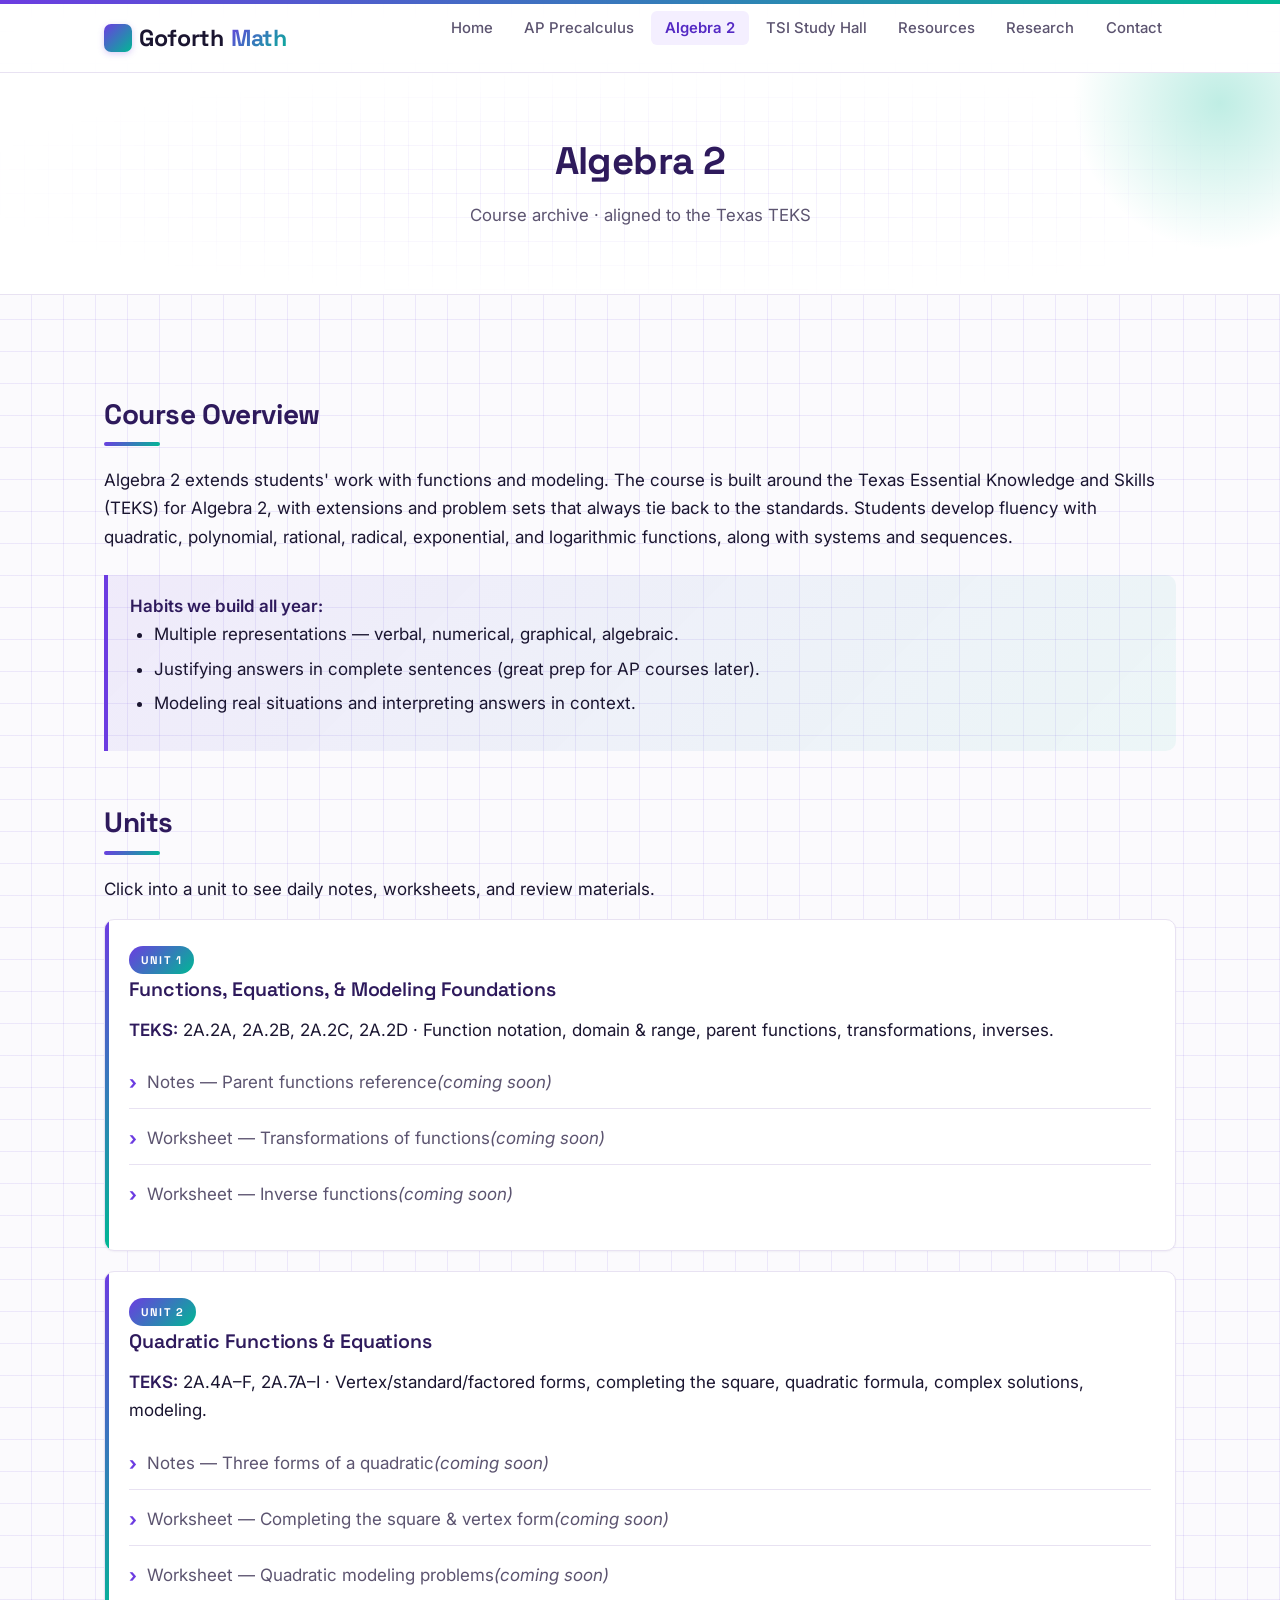
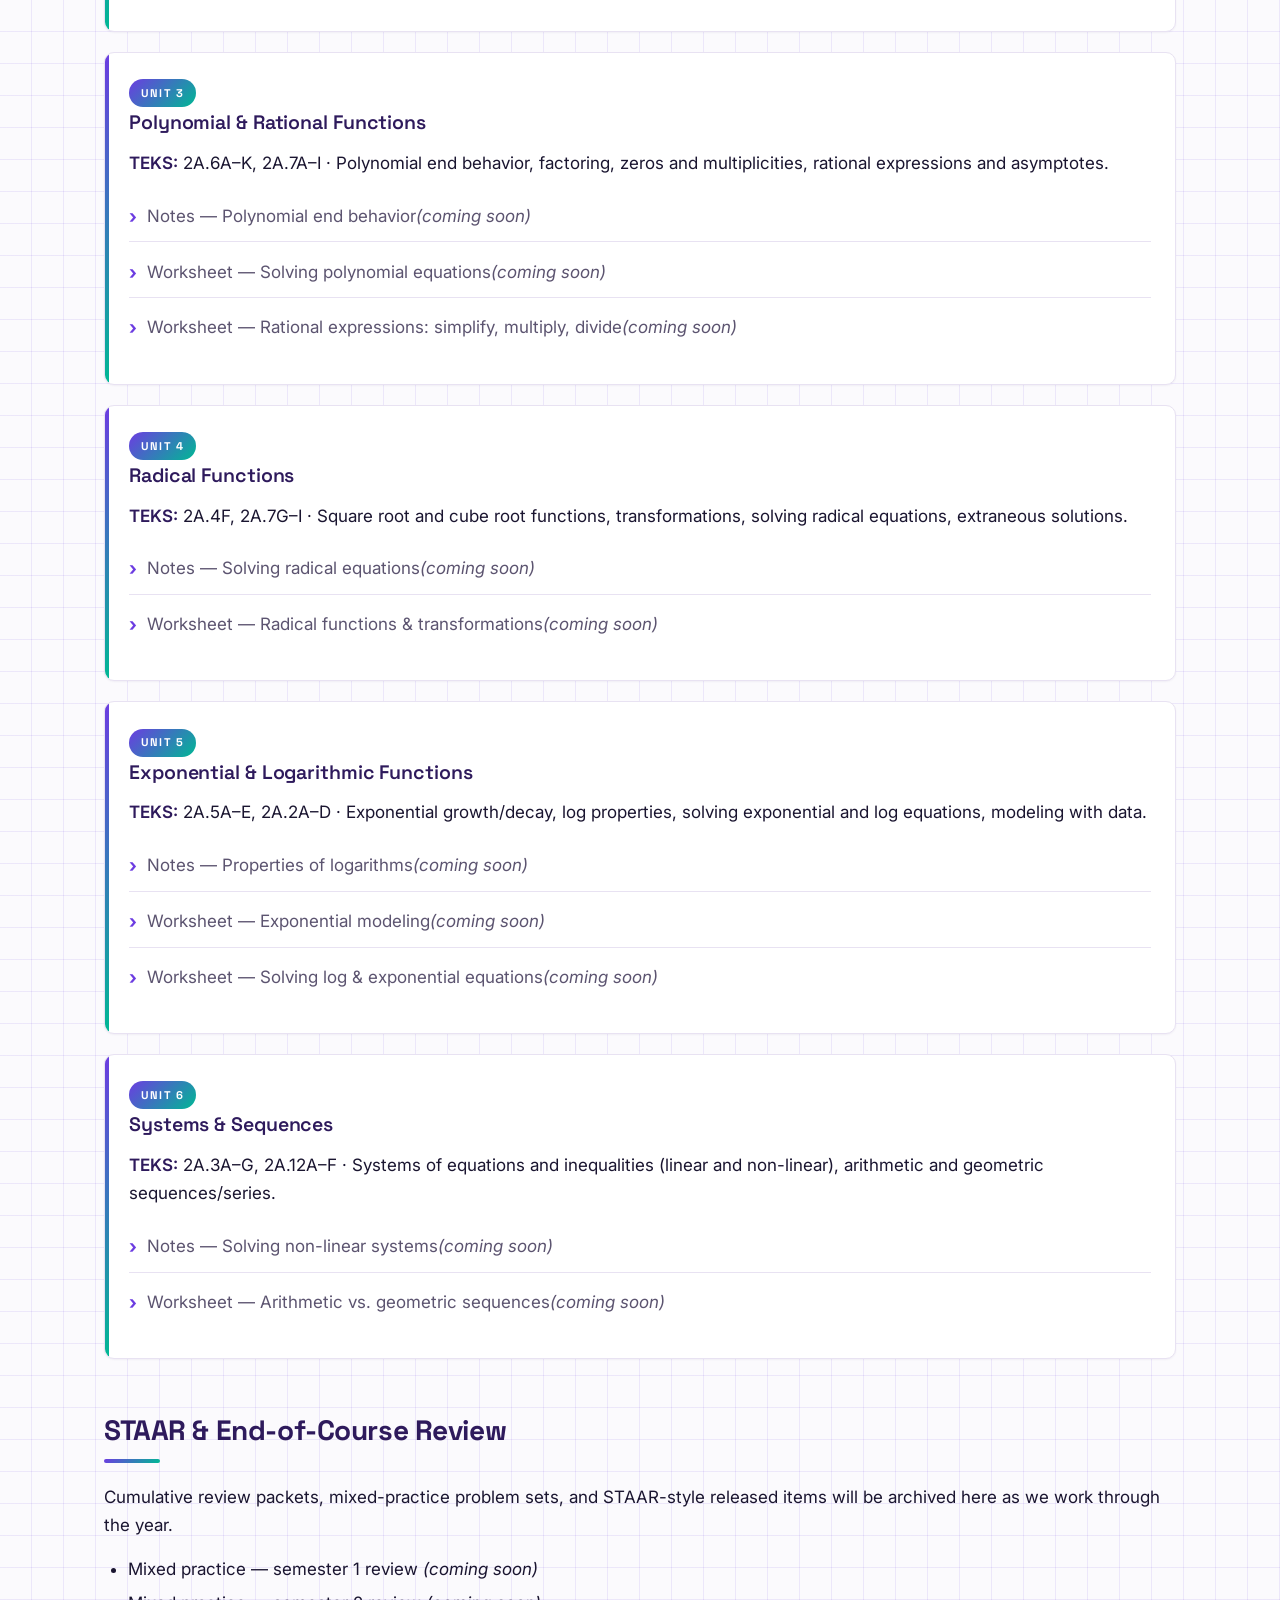
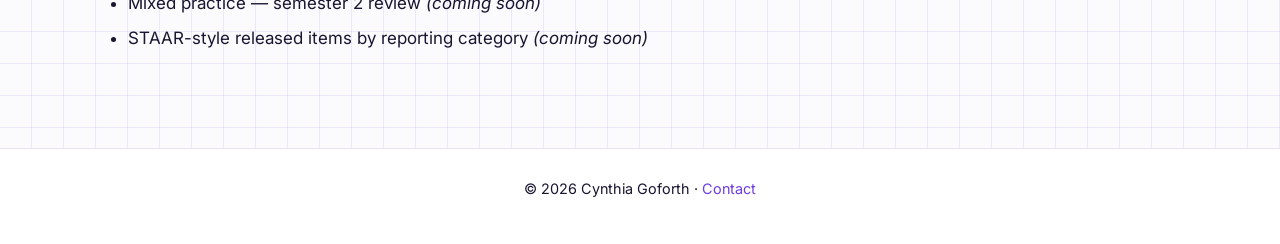
<file: algebra2.html>
<!DOCTYPE html>
<html lang="en">
<head>
  <meta charset="UTF-8" />
  <meta name="viewport" content="width=device-width, initial-scale=1.0" />
  <title>Algebra 2 | Goforth Math</title>
  <meta name="description" content="Algebra 2 course archive — TEKS-aligned units, notes, and worksheets." />
  <link rel="icon" type="image/svg+xml" href="favicon.svg" />
  <link rel="icon" type="image/png" sizes="32x32" href="favicon-32x32.png" />
  <link rel="icon" type="image/png" sizes="16x16" href="favicon-16x16.png" />
  <link rel="apple-touch-icon" sizes="180x180" href="apple-touch-icon.png" />
  <link rel="shortcut icon" href="favicon.ico" />
  <link rel="preconnect" href="https://fonts.googleapis.com" />
  <link rel="preconnect" href="https://fonts.gstatic.com" crossorigin />
  <link href="https://fonts.googleapis.com/css2?family=Inter:wght@400;500;600;700&family=Space+Grotesk:wght@500;600;700&display=swap" rel="stylesheet" />
  <link rel="stylesheet" href="styles.css" />
</head>
<body>
  <header class="site-header">
    <div class="nav-container">
      <a href="index.html" class="site-logo">Goforth<span>Math</span></a>
      <nav class="site-nav" aria-label="Primary">
        <ul>
          <li><a href="index.html">Home</a></li>
          <li><a href="precalc.html">AP Precalculus</a></li>
          <li><a href="algebra2.html" class="active">Algebra 2</a></li>
          <li><a href="tsi.html">TSI Study Hall</a></li>
          <li><a href="resources.html">Resources</a></li>
          <li><a href="research.html">Research</a></li>
          <li><a href="contact.html">Contact</a></li>
        </ul>
      </nav>
    </div>
  </header>

  <section class="page-header">
    <h1>Algebra 2</h1>
    <p>Course archive &middot; aligned to the Texas TEKS</p>
  </section>

  <main>
    <section>
      <h2>Course Overview</h2>
      <p>Algebra 2 extends students' work with functions and modeling. The course is built around the Texas Essential Knowledge and Skills (TEKS) for Algebra 2, with extensions and problem sets that always tie back to the standards. Students develop fluency with quadratic, polynomial, rational, radical, exponential, and logarithmic functions, along with systems and sequences.</p>

      <div class="callout">
        <strong>Habits we build all year:</strong>
        <ul>
          <li>Multiple representations &mdash; verbal, numerical, graphical, algebraic.</li>
          <li>Justifying answers in complete sentences (great prep for AP courses later).</li>
          <li>Modeling real situations and interpreting answers in context.</li>
        </ul>
      </div>
    </section>

    <section>
      <h2>Units</h2>
      <p>Click into a unit to see daily notes, worksheets, and review materials.</p>

      <div class="unit">
        <span class="unit-tag">Unit 1</span>
        <h3>Functions, Equations, &amp; Modeling Foundations</h3>
        <p><strong>TEKS:</strong> 2A.2A, 2A.2B, 2A.2C, 2A.2D &middot; Function notation, domain &amp; range, parent functions, transformations, inverses.</p>
        <ul class="resource-list">
          <li>Notes &mdash; Parent functions reference <em>(coming soon)</em></li>
          <li>Worksheet &mdash; Transformations of functions <em>(coming soon)</em></li>
          <li>Worksheet &mdash; Inverse functions <em>(coming soon)</em></li>
        </ul>
      </div>

      <div class="unit">
        <span class="unit-tag">Unit 2</span>
        <h3>Quadratic Functions &amp; Equations</h3>
        <p><strong>TEKS:</strong> 2A.4A&ndash;F, 2A.7A&ndash;I &middot; Vertex/standard/factored forms, completing the square, quadratic formula, complex solutions, modeling.</p>
        <ul class="resource-list">
          <li>Notes &mdash; Three forms of a quadratic <em>(coming soon)</em></li>
          <li>Worksheet &mdash; Completing the square &amp; vertex form <em>(coming soon)</em></li>
          <li>Worksheet &mdash; Quadratic modeling problems <em>(coming soon)</em></li>
        </ul>
      </div>

      <div class="unit">
        <span class="unit-tag">Unit 3</span>
        <h3>Polynomial &amp; Rational Functions</h3>
        <p><strong>TEKS:</strong> 2A.6A&ndash;K, 2A.7A&ndash;I &middot; Polynomial end behavior, factoring, zeros and multiplicities, rational expressions and asymptotes.</p>
        <ul class="resource-list">
          <li>Notes &mdash; Polynomial end behavior <em>(coming soon)</em></li>
          <li>Worksheet &mdash; Solving polynomial equations <em>(coming soon)</em></li>
          <li>Worksheet &mdash; Rational expressions: simplify, multiply, divide <em>(coming soon)</em></li>
        </ul>
      </div>

      <div class="unit">
        <span class="unit-tag">Unit 4</span>
        <h3>Radical Functions</h3>
        <p><strong>TEKS:</strong> 2A.4F, 2A.7G&ndash;I &middot; Square root and cube root functions, transformations, solving radical equations, extraneous solutions.</p>
        <ul class="resource-list">
          <li>Notes &mdash; Solving radical equations <em>(coming soon)</em></li>
          <li>Worksheet &mdash; Radical functions &amp; transformations <em>(coming soon)</em></li>
        </ul>
      </div>

      <div class="unit">
        <span class="unit-tag">Unit 5</span>
        <h3>Exponential &amp; Logarithmic Functions</h3>
        <p><strong>TEKS:</strong> 2A.5A&ndash;E, 2A.2A&ndash;D &middot; Exponential growth/decay, log properties, solving exponential and log equations, modeling with data.</p>
        <ul class="resource-list">
          <li>Notes &mdash; Properties of logarithms <em>(coming soon)</em></li>
          <li>Worksheet &mdash; Exponential modeling <em>(coming soon)</em></li>
          <li>Worksheet &mdash; Solving log &amp; exponential equations <em>(coming soon)</em></li>
        </ul>
      </div>

      <div class="unit">
        <span class="unit-tag">Unit 6</span>
        <h3>Systems &amp; Sequences</h3>
        <p><strong>TEKS:</strong> 2A.3A&ndash;G, 2A.12A&ndash;F &middot; Systems of equations and inequalities (linear and non-linear), arithmetic and geometric sequences/series.</p>
        <ul class="resource-list">
          <li>Notes &mdash; Solving non-linear systems <em>(coming soon)</em></li>
          <li>Worksheet &mdash; Arithmetic vs. geometric sequences <em>(coming soon)</em></li>
        </ul>
      </div>
    </section>

    <section>
      <h2>STAAR &amp; End-of-Course Review</h2>
      <p>Cumulative review packets, mixed-practice problem sets, and STAAR-style released items will be archived here as we work through the year.</p>
      <ul class="resource-list">
        <li>Mixed practice &mdash; semester 1 review <em>(coming soon)</em></li>
        <li>Mixed practice &mdash; semester 2 review <em>(coming soon)</em></li>
        <li>STAAR-style released items by reporting category <em>(coming soon)</em></li>
      </ul>
    </section>
  </main>

  <footer class="site-footer">
    <p>&copy; <span id="year">2026</span> Cynthia Goforth &middot; <a href="contact.html">Contact</a></p>
  </footer>

  <script>
    document.getElementById("year").textContent = new Date().getFullYear();
  </script>
</body>
</html>
</file>
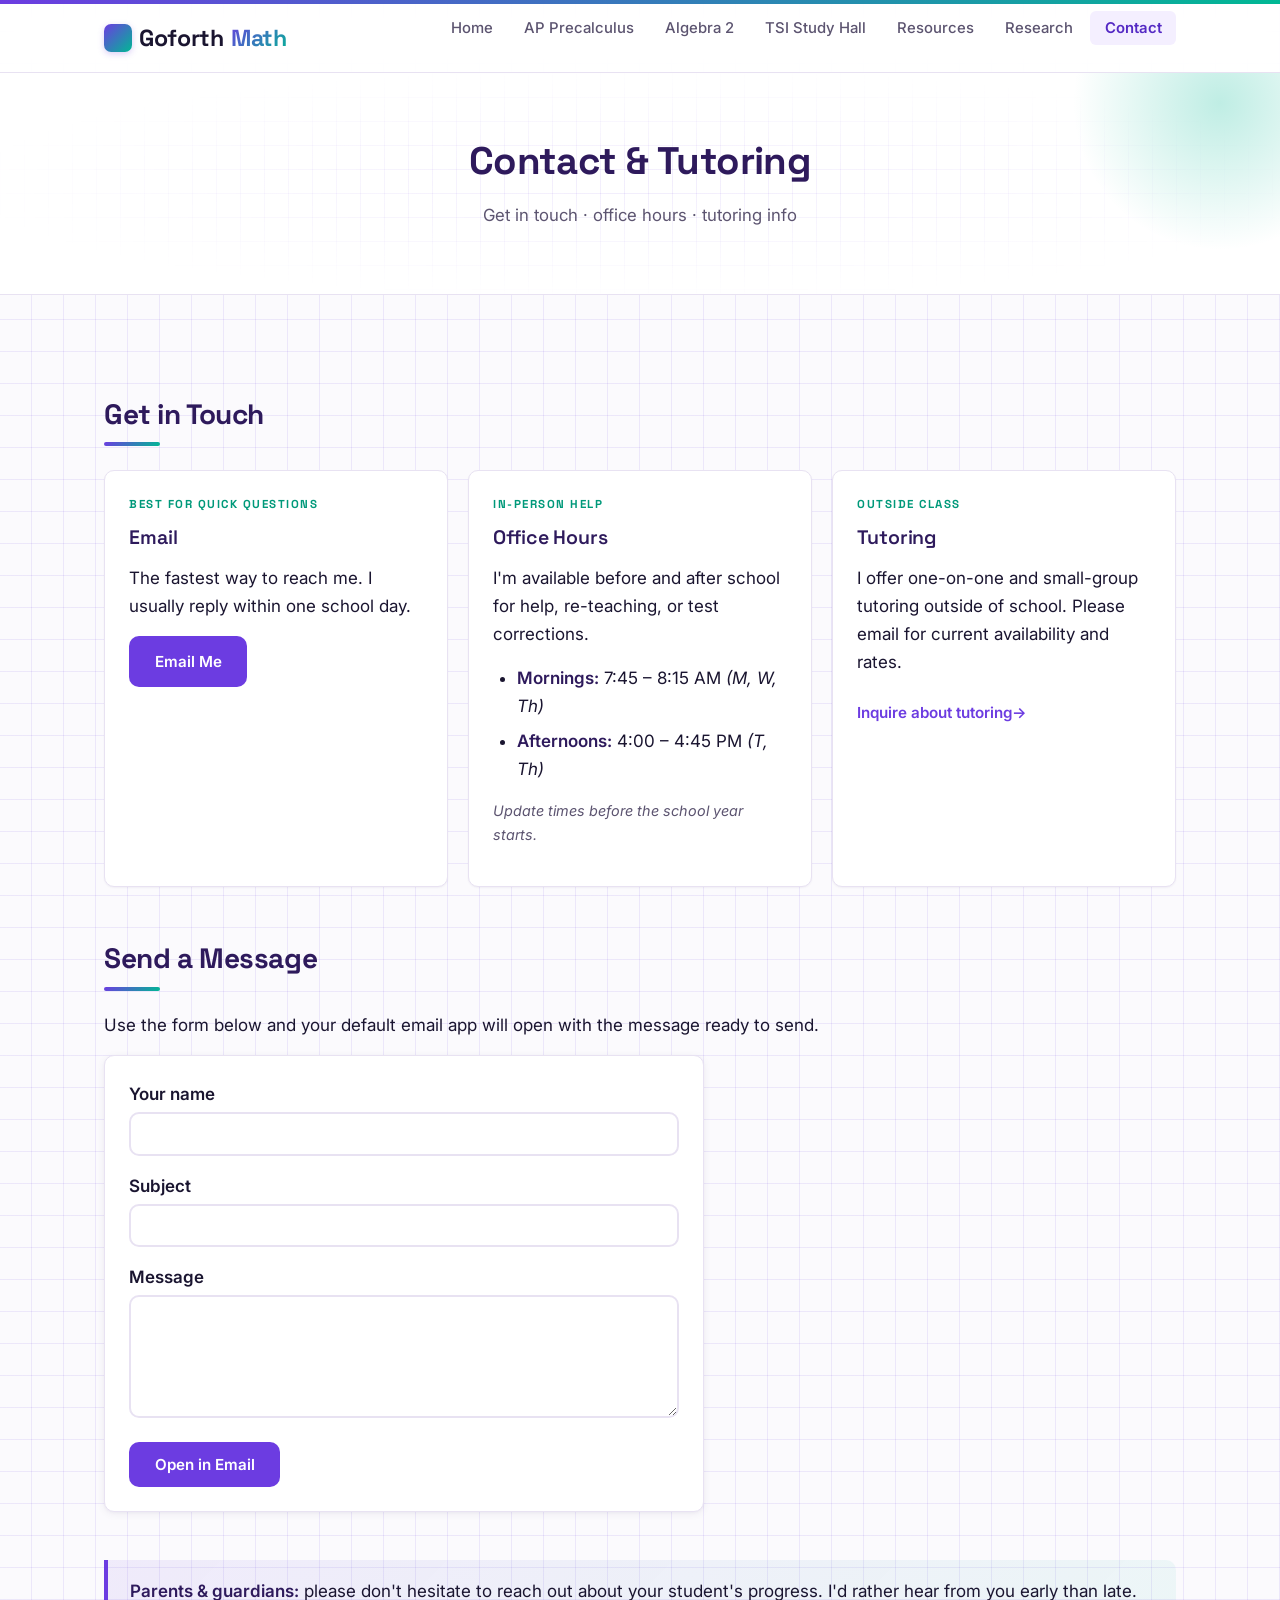
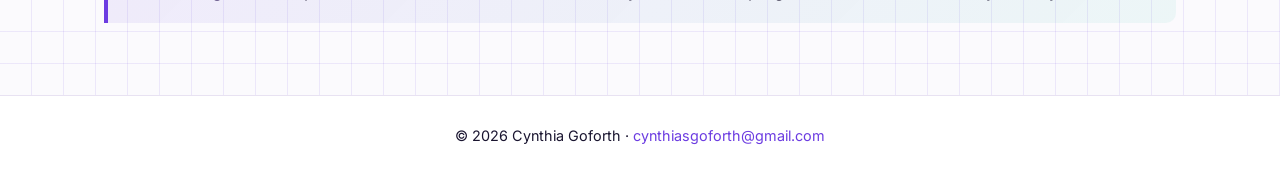
<file: contact.html>
<!DOCTYPE html>
<html lang="en">
<head>
  <meta charset="UTF-8" />
  <meta name="viewport" content="width=device-width, initial-scale=1.0" />
  <title>Contact &amp; Tutoring | Goforth Math</title>
  <meta name="description" content="Contact Cynthia Goforth, office hours, and tutoring information." />
  <link rel="icon" type="image/svg+xml" href="favicon.svg" />
  <link rel="icon" type="image/png" sizes="32x32" href="favicon-32x32.png" />
  <link rel="icon" type="image/png" sizes="16x16" href="favicon-16x16.png" />
  <link rel="apple-touch-icon" sizes="180x180" href="apple-touch-icon.png" />
  <link rel="shortcut icon" href="favicon.ico" />
  <link rel="preconnect" href="https://fonts.googleapis.com" />
  <link rel="preconnect" href="https://fonts.gstatic.com" crossorigin />
  <link href="https://fonts.googleapis.com/css2?family=Inter:wght@400;500;600;700&family=Space+Grotesk:wght@500;600;700&display=swap" rel="stylesheet" />
  <link rel="stylesheet" href="styles.css" />
</head>
<body>
  <header class="site-header">
    <div class="nav-container">
      <a href="index.html" class="site-logo">Goforth<span>Math</span></a>
      <nav class="site-nav" aria-label="Primary">
        <ul>
          <li><a href="index.html">Home</a></li>
          <li><a href="precalc.html">AP Precalculus</a></li>
          <li><a href="algebra2.html">Algebra 2</a></li>
          <li><a href="tsi.html">TSI Study Hall</a></li>
          <li><a href="resources.html">Resources</a></li>
          <li><a href="research.html">Research</a></li>
          <li><a href="contact.html" class="active">Contact</a></li>
        </ul>
      </nav>
    </div>
  </header>

  <section class="page-header">
    <h1>Contact &amp; Tutoring</h1>
    <p>Get in touch &middot; office hours &middot; tutoring info</p>
  </section>

  <main>
    <section>
      <h2>Get in Touch</h2>
      <div class="card-grid">
        <div class="card">
          <div class="card-meta">Best for quick questions</div>
          <h3>Email</h3>
          <p>The fastest way to reach me. I usually reply within one school day.</p>
          <p><a href="mailto:cynthiasgoforth@gmail.com" class="btn">Email Me</a></p>
        </div>
        <div class="card">
          <div class="card-meta">In-person help</div>
          <h3>Office Hours</h3>
          <p>I'm available before and after school for help, re-teaching, or test corrections.</p>
          <ul>
            <li><strong>Mornings:</strong> 7:45 &ndash; 8:15 AM <em>(M, W, Th)</em></li>
            <li><strong>Afternoons:</strong> 4:00 &ndash; 4:45 PM <em>(T, Th)</em></li>
          </ul>
          <p style="font-size:0.9rem;color:var(--text-muted);"><em>Update times before the school year starts.</em></p>
        </div>
        <div class="card">
          <div class="card-meta">Outside class</div>
          <h3>Tutoring</h3>
          <p>I offer one-on-one and small-group tutoring outside of school. Please email for current availability and rates.</p>
          <p><a href="mailto:cynthiasgoforth@gmail.com?subject=Tutoring%20Inquiry" class="card-link">Inquire about tutoring</a></p>
        </div>
      </div>
    </section>

    <section>
      <h2>Send a Message</h2>
      <p>Use the form below and your default email app will open with the message ready to send.</p>
      <form id="contact-form" style="background:var(--surface);border:1px solid var(--border);border-radius:var(--radius);padding:1.5rem;box-shadow:var(--shadow);max-width:600px;">
        <label for="name" style="display:block;font-weight:600;margin-bottom:0.25rem;">Your name</label>
        <input id="name" type="text" required style="width:100%;padding:0.6rem;border:2px solid var(--border);border-radius:var(--radius);margin-bottom:1rem;font-family:inherit;font-size:1rem;" />

        <label for="subject" style="display:block;font-weight:600;margin-bottom:0.25rem;">Subject</label>
        <input id="subject" type="text" required style="width:100%;padding:0.6rem;border:2px solid var(--border);border-radius:var(--radius);margin-bottom:1rem;font-family:inherit;font-size:1rem;" />

        <label for="message" style="display:block;font-weight:600;margin-bottom:0.25rem;">Message</label>
        <textarea id="message" rows="5" required style="width:100%;padding:0.6rem;border:2px solid var(--border);border-radius:var(--radius);margin-bottom:1rem;font-family:inherit;font-size:1rem;resize:vertical;"></textarea>

        <button type="submit" class="btn">Open in Email</button>
      </form>
    </section>

    <div class="callout">
      <strong>Parents &amp; guardians:</strong> please don't hesitate to reach out about your student's progress. I'd rather hear from you early than late.
    </div>
  </main>

  <footer class="site-footer">
    <p>&copy; <span id="year">2026</span> Cynthia Goforth &middot; <a href="mailto:cynthiasgoforth@gmail.com">cynthiasgoforth@gmail.com</a></p>
  </footer>

  <script>
    document.getElementById("year").textContent = new Date().getFullYear();

    document.getElementById("contact-form").addEventListener("submit", function (e) {
      e.preventDefault();
      const name = encodeURIComponent(document.getElementById("name").value);
      const subject = encodeURIComponent(document.getElementById("subject").value);
      const message = encodeURIComponent(document.getElementById("message").value);
      const body = `From: ${decodeURIComponent(name)}%0A%0A${message}`;
      window.location.href = `mailto:cynthiasgoforth@gmail.com?subject=${subject}&body=${body}`;
    });
  </script>
</body>
</html>
</file>
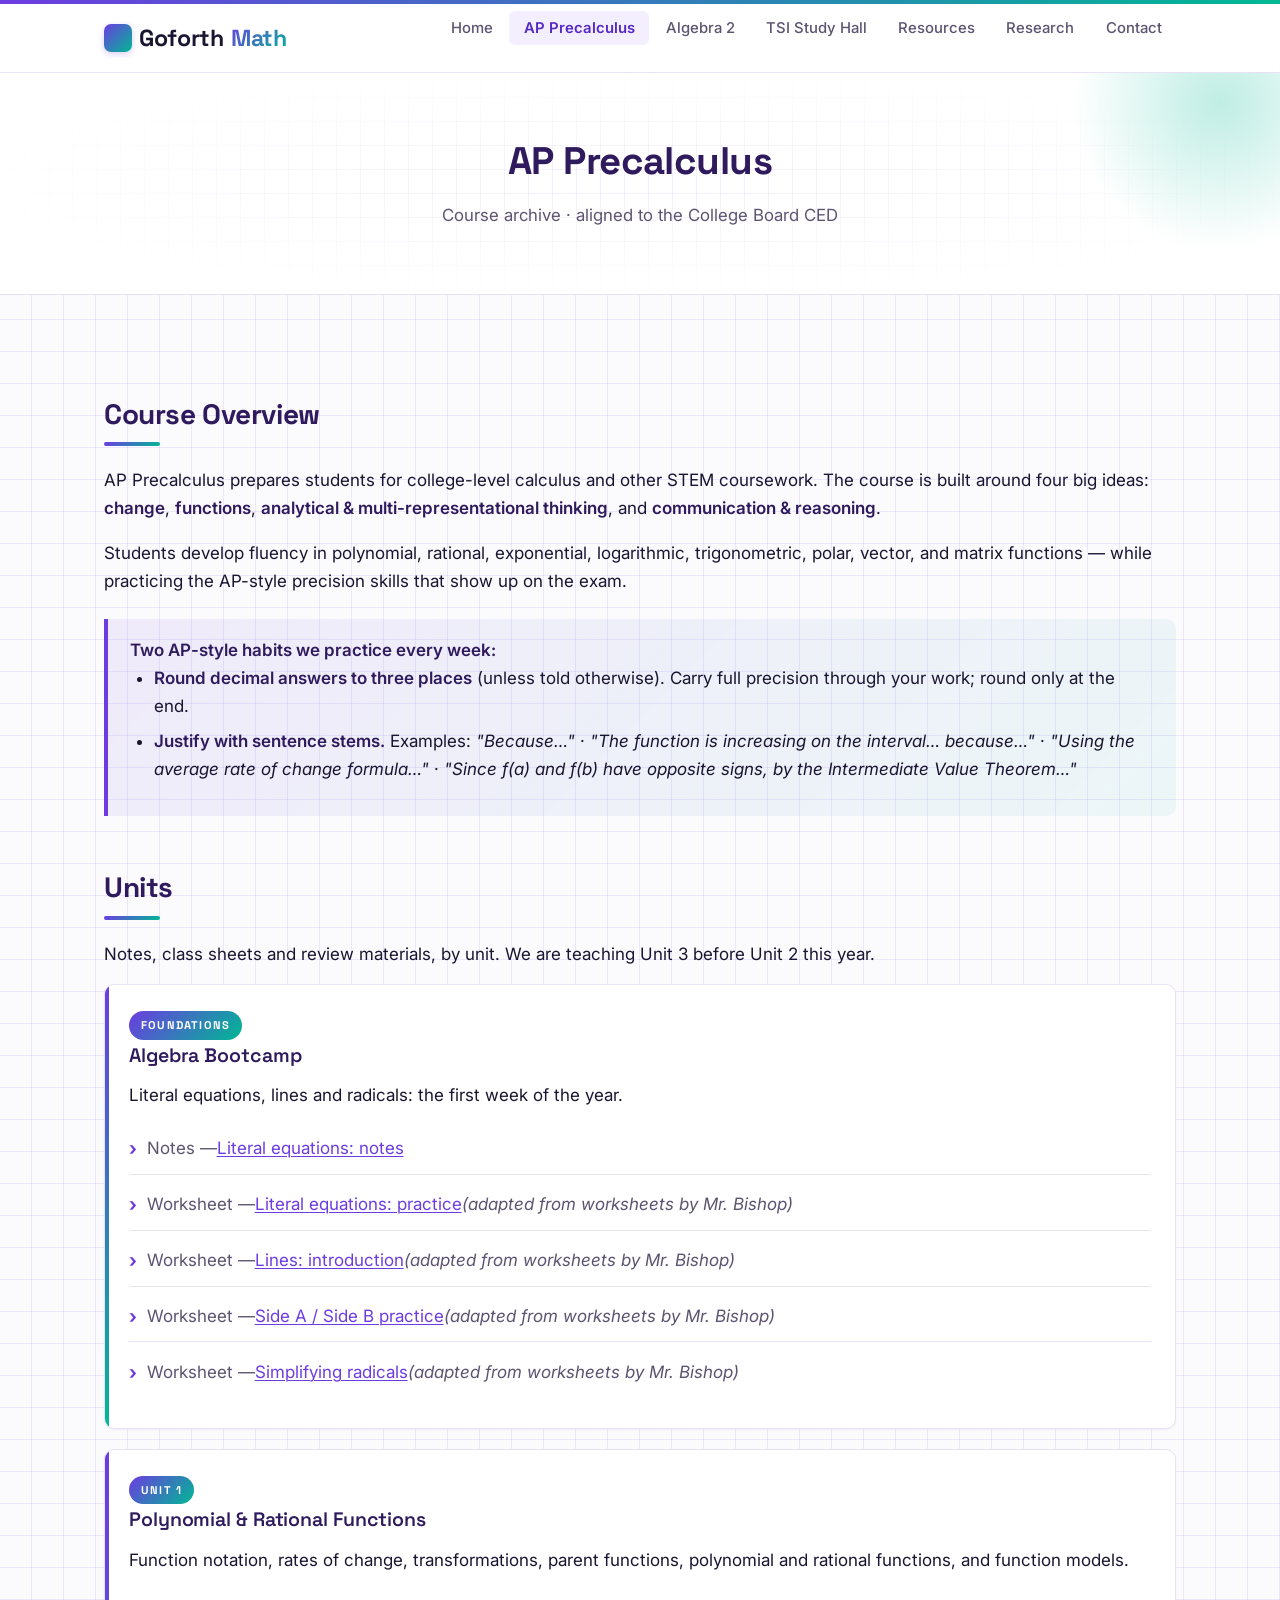
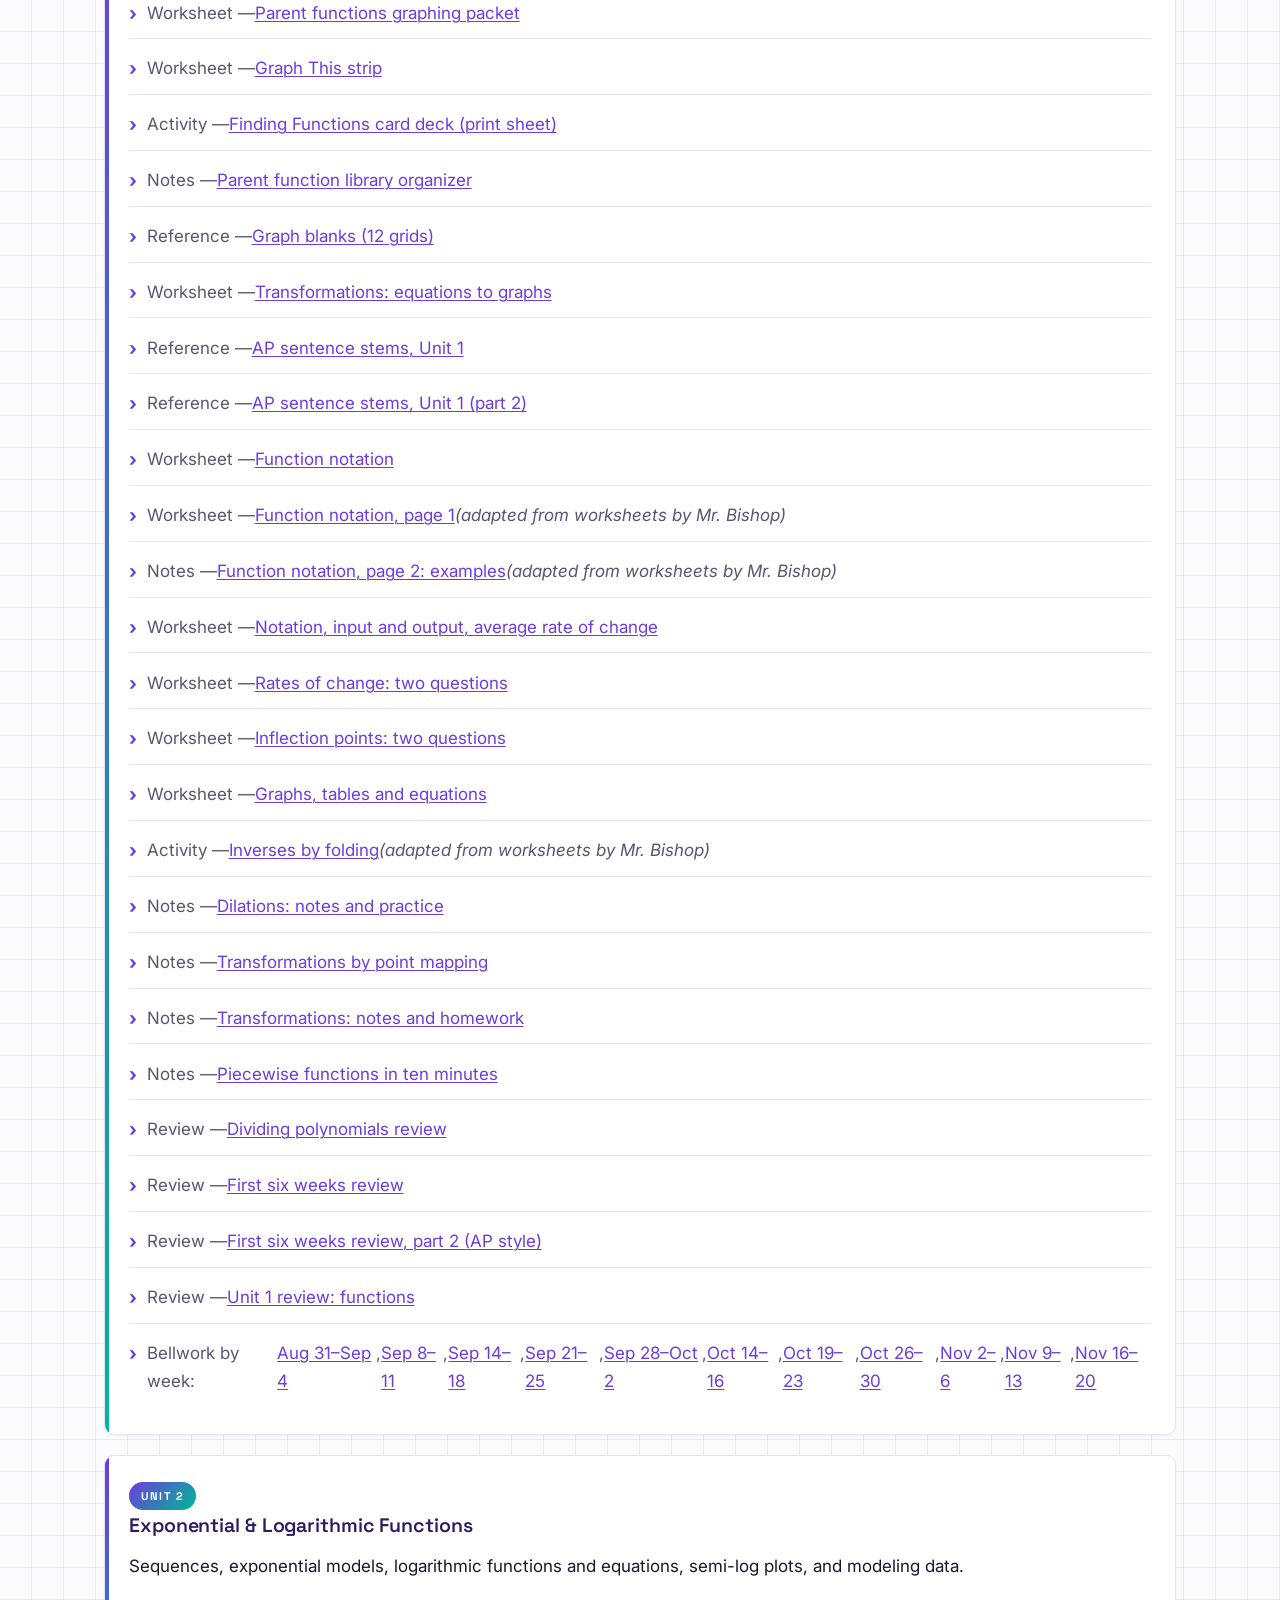
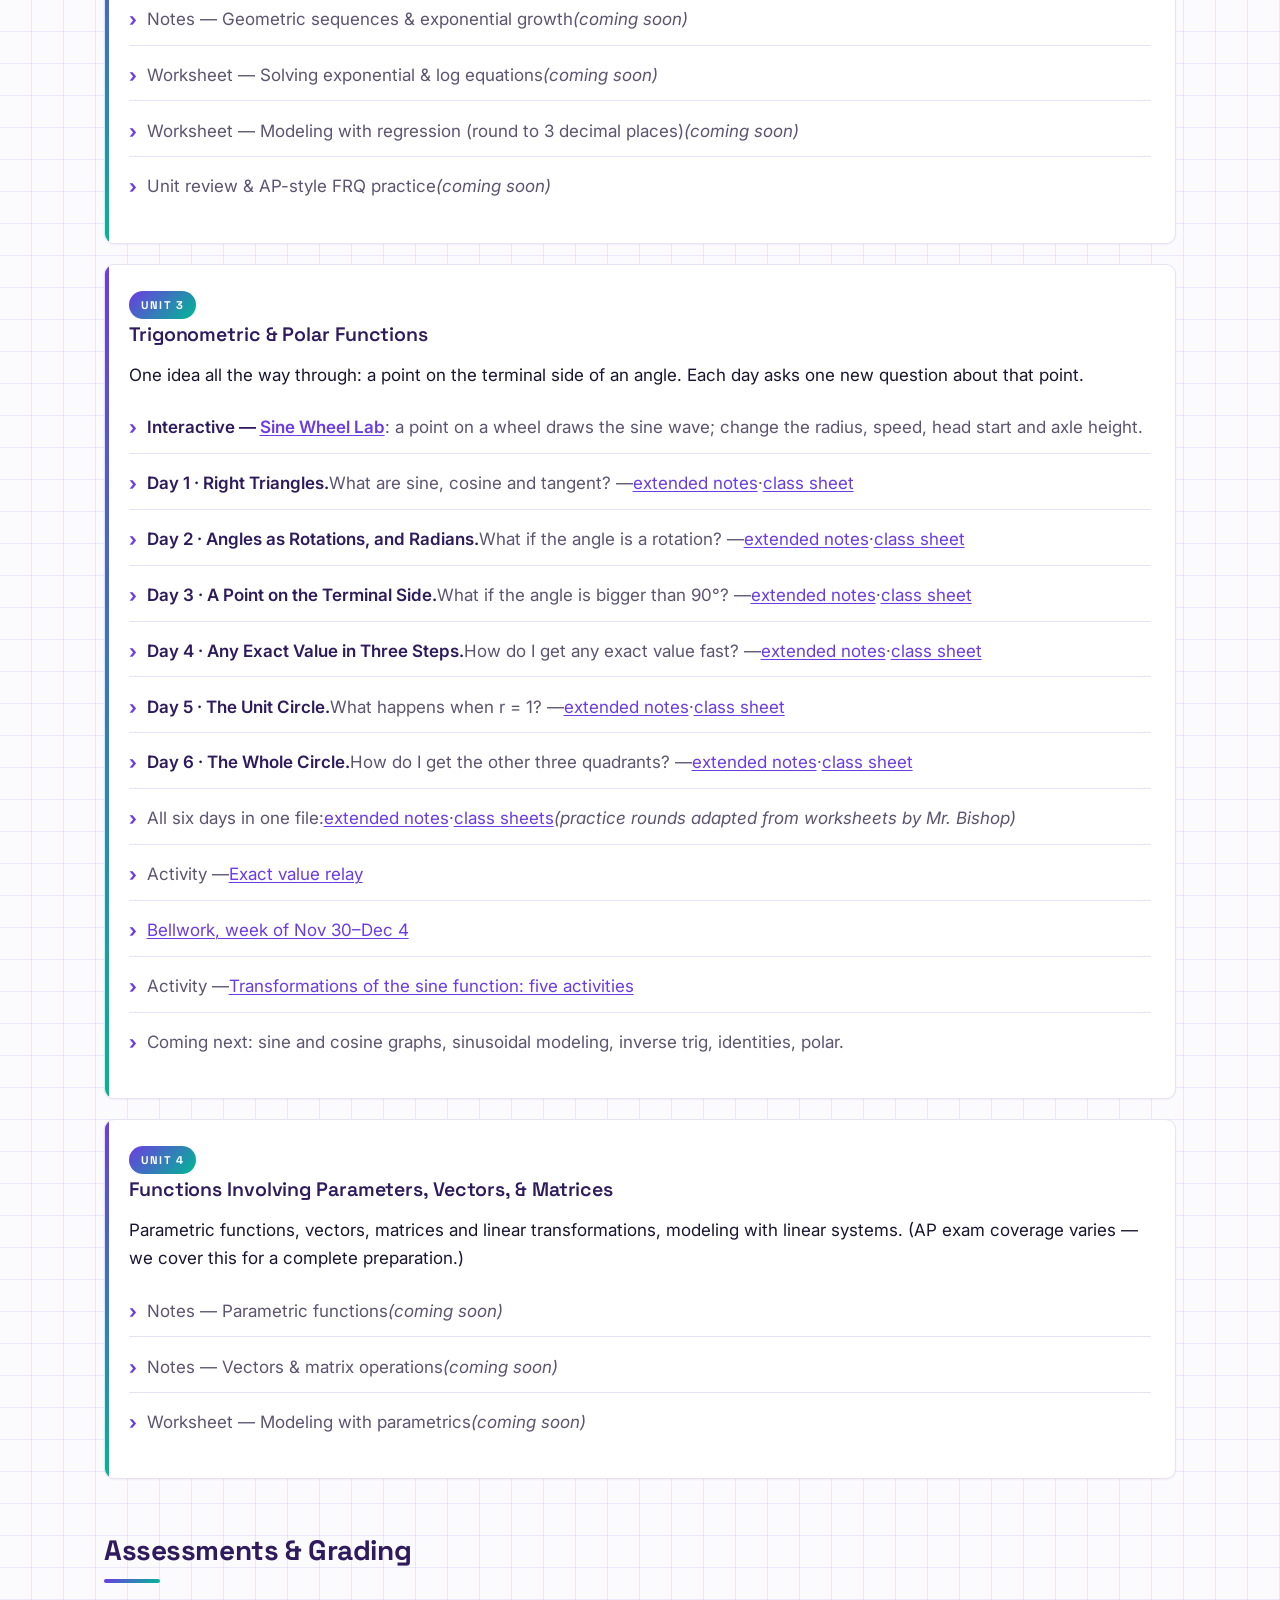
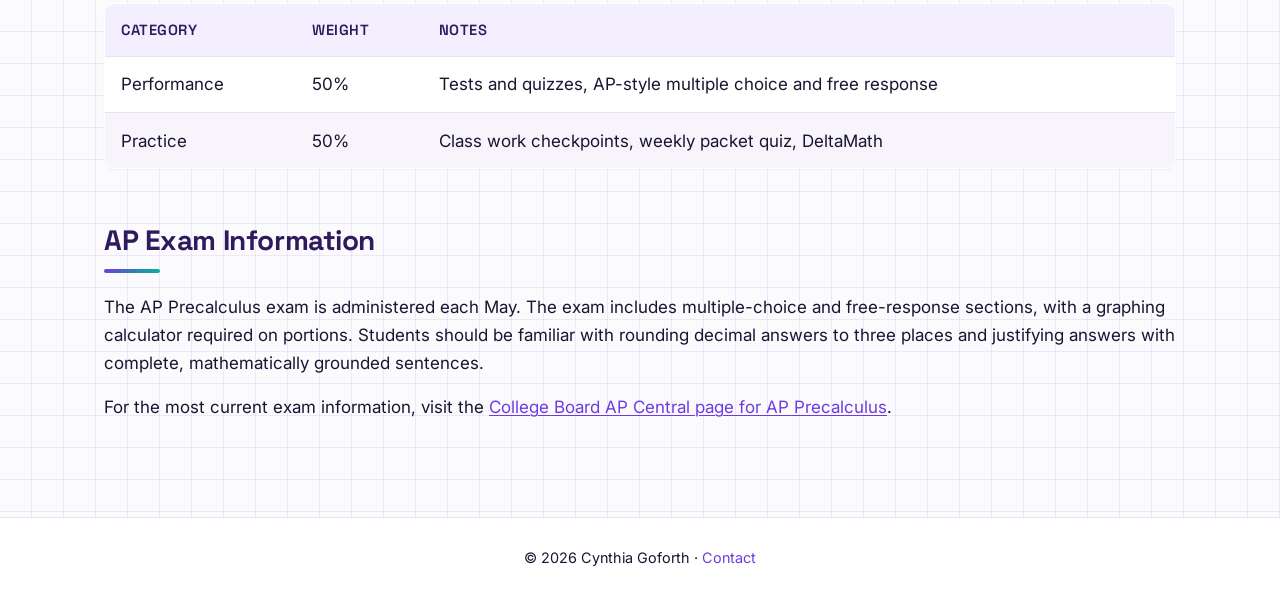
<file: precalc.html>
<!DOCTYPE html>
<html lang="en">
<head>
  <meta charset="UTF-8" />
  <meta name="viewport" content="width=device-width, initial-scale=1.0" />
  <title>AP Precalculus | Goforth Math</title>
  <meta name="description" content="AP Precalculus course overview, units aligned to the College Board CED, notes, and worksheets." />
  <link rel="icon" type="image/svg+xml" href="favicon.svg" />
  <link rel="icon" type="image/png" sizes="32x32" href="favicon-32x32.png" />
  <link rel="icon" type="image/png" sizes="16x16" href="favicon-16x16.png" />
  <link rel="apple-touch-icon" sizes="180x180" href="apple-touch-icon.png" />
  <link rel="shortcut icon" href="favicon.ico" />
  <link rel="preconnect" href="https://fonts.googleapis.com" />
  <link rel="preconnect" href="https://fonts.gstatic.com" crossorigin />
  <link href="https://fonts.googleapis.com/css2?family=Inter:wght@400;500;600;700&family=Space+Grotesk:wght@500;600;700&display=swap" rel="stylesheet" />
  <link rel="stylesheet" href="styles.css" />
</head>
<body>
  <header class="site-header">
    <div class="nav-container">
      <a href="index.html" class="site-logo">Goforth<span>Math</span></a>
      <nav class="site-nav" aria-label="Primary">
        <ul>
          <li><a href="index.html">Home</a></li>
          <li><a href="precalc.html" class="active">AP Precalculus</a></li>
          <li><a href="algebra2.html">Algebra 2</a></li>
          <li><a href="tsi.html">TSI Study Hall</a></li>
          <li><a href="resources.html">Resources</a></li>
          <li><a href="research.html">Research</a></li>
          <li><a href="contact.html">Contact</a></li>
        </ul>
      </nav>
    </div>
  </header>

  <section class="page-header">
    <h1>AP Precalculus</h1>
    <p>Course archive &middot; aligned to the College Board CED</p>
  </section>

  <main>
    <section>
      <h2>Course Overview</h2>
      <p>AP Precalculus prepares students for college-level calculus and other STEM coursework. The course is built around four big ideas: <strong>change</strong>, <strong>functions</strong>, <strong>analytical &amp; multi-representational thinking</strong>, and <strong>communication &amp; reasoning</strong>.</p>
      <p>Students develop fluency in polynomial, rational, exponential, logarithmic, trigonometric, polar, vector, and matrix functions &mdash; while practicing the AP-style precision skills that show up on the exam.</p>

      <div class="callout">
        <strong>Two AP-style habits we practice every week:</strong>
        <ul>
          <li><strong>Round decimal answers to three places</strong> (unless told otherwise). Carry full precision through your work; round only at the end.</li>
          <li><strong>Justify with sentence stems.</strong> Examples: <em>"Because&hellip;"</em> &middot; <em>"The function is increasing on the interval&hellip; because&hellip;"</em> &middot; <em>"Using the average rate of change formula&hellip;"</em> &middot; <em>"Since f(a) and f(b) have opposite signs, by the Intermediate Value Theorem&hellip;"</em></li>
        </ul>
      </div>
    </section>

    <section>
      <h2>Units</h2>
      <p>Notes, class sheets and review materials, by unit. We are teaching Unit 3 before Unit 2 this year.</p>

      <div class="unit">
        <span class="unit-tag">Foundations</span>
        <h3>Algebra Bootcamp</h3>
        <p>Literal equations, lines and radicals: the first week of the year.</p>
        <ul class="resource-list">
          <li>Notes &mdash; <a href="materials/literal-equations-notes.pdf">Literal equations: notes</a></li>
          <li>Worksheet &mdash; <a href="materials/literal-equations-practice.pdf">Literal equations: practice</a> <em>(adapted from worksheets by Mr. Bishop)</em></li>
          <li>Worksheet &mdash; <a href="materials/lines-introduction.pdf">Lines: introduction</a> <em>(adapted from worksheets by Mr. Bishop)</em></li>
          <li>Worksheet &mdash; <a href="materials/side-a-side-b.pdf">Side A / Side B practice</a> <em>(adapted from worksheets by Mr. Bishop)</em></li>
          <li>Worksheet &mdash; <a href="materials/simplifying-radicals.pdf">Simplifying radicals</a> <em>(adapted from worksheets by Mr. Bishop)</em></li>
        </ul>
      </div>

      <div class="unit">
        <span class="unit-tag">Unit 1</span>
        <h3>Polynomial &amp; Rational Functions</h3>
        <p>Function notation, rates of change, transformations, parent functions, polynomial and rational functions, and function models.</p>
        <ul class="resource-list">
          <li>Worksheet &mdash; <a href="materials/parent-functions-graphing-packet.pdf">Parent functions graphing packet</a></li>
          <li>Worksheet &mdash; <a href="materials/graph-this-strip.pdf">Graph This strip</a></li>
          <li>Activity &mdash; <a href="materials/finding-functions-card-deck.pdf">Finding Functions card deck (print sheet)</a></li>
          <li>Notes &mdash; <a href="materials/parent-function-library-organizer.pdf">Parent function library organizer</a></li>
          <li>Reference &mdash; <a href="materials/graph-blanks-12.pdf">Graph blanks (12 grids)</a></li>
          <li>Worksheet &mdash; <a href="materials/transformations-equations.pdf">Transformations: equations to graphs</a></li>
          <li>Reference &mdash; <a href="materials/ap-sentence-stems-unit1.pdf">AP sentence stems, Unit 1</a></li>
          <li>Reference &mdash; <a href="materials/ap-sentence-stems-unit1-part2.pdf">AP sentence stems, Unit 1 (part 2)</a></li>
          <li>Worksheet &mdash; <a href="materials/function-notation.pdf">Function notation</a></li>
          <li>Worksheet &mdash; <a href="materials/function-notation-page1.pdf">Function notation, page 1</a> <em>(adapted from worksheets by Mr. Bishop)</em></li>
          <li>Notes &mdash; <a href="materials/function-notation-page2-examples.pdf">Function notation, page 2: examples</a> <em>(adapted from worksheets by Mr. Bishop)</em></li>
          <li>Worksheet &mdash; <a href="materials/notation-input-output-aroc.pdf">Notation, input and output, average rate of change</a></li>
          <li>Worksheet &mdash; <a href="materials/rates-of-change-two-questions.pdf">Rates of change: two questions</a></li>
          <li>Worksheet &mdash; <a href="materials/inflection-two-questions.pdf">Inflection points: two questions</a></li>
          <li>Worksheet &mdash; <a href="materials/graphs-tables-equations.pdf">Graphs, tables and equations</a></li>
          <li>Activity &mdash; <a href="materials/inverses-by-folding.pdf">Inverses by folding</a> <em>(adapted from worksheets by Mr. Bishop)</em></li>
          <li>Notes &mdash; <a href="materials/dilations-notes-practice.pdf">Dilations: notes and practice</a></li>
          <li>Notes &mdash; <a href="materials/transformations-point-mapping.pdf">Transformations by point mapping</a></li>
          <li>Notes &mdash; <a href="materials/transformations-notes-homework.pdf">Transformations: notes and homework</a></li>
          <li>Notes &mdash; <a href="materials/piecewise-in-ten-minutes.pdf">Piecewise functions in ten minutes</a></li>
          <li>Review &mdash; <a href="materials/dividing-polynomials-review.pdf">Dividing polynomials review</a></li>
          <li>Review &mdash; <a href="materials/six-weeks-review.pdf">First six weeks review</a></li>
          <li>Review &mdash; <a href="materials/six-weeks-review-part2.pdf">First six weeks review, part 2 (AP style)</a></li>
          <li>Review &mdash; <a href="materials/unit1-functions-review.pdf">Unit 1 review: functions</a></li>
          <li>Bellwork by week: <a href="materials/bellwork-aug-31-sep-4.pdf">Aug 31&ndash;Sep 4</a>, <a href="materials/bellwork-sep-8-11.pdf">Sep 8&ndash;11</a>, <a href="materials/bellwork-sep-14-18.pdf">Sep 14&ndash;18</a>, <a href="materials/bellwork-sep-21-25.pdf">Sep 21&ndash;25</a>, <a href="materials/bellwork-sep-28-oct-2.pdf">Sep 28&ndash;Oct 2</a>, <a href="materials/bellwork-oct-14-16.pdf">Oct 14&ndash;16</a>, <a href="materials/bellwork-oct-19-23.pdf">Oct 19&ndash;23</a>, <a href="materials/bellwork-oct-26-30.pdf">Oct 26&ndash;30</a>, <a href="materials/bellwork-nov-2-6.pdf">Nov 2&ndash;6</a>, <a href="materials/bellwork-nov-9-13.pdf">Nov 9&ndash;13</a>, <a href="materials/bellwork-nov-16-20.pdf">Nov 16&ndash;20</a></li>
        </ul>
      </div>

      <div class="unit">
        <span class="unit-tag">Unit 2</span>
        <h3>Exponential &amp; Logarithmic Functions</h3>
        <p>Sequences, exponential models, logarithmic functions and equations, semi-log plots, and modeling data.</p>
        <ul class="resource-list">
          <li>Notes &mdash; Geometric sequences &amp; exponential growth <em>(coming soon)</em></li>
          <li>Worksheet &mdash; Solving exponential &amp; log equations <em>(coming soon)</em></li>
          <li>Worksheet &mdash; Modeling with regression (round to 3 decimal places) <em>(coming soon)</em></li>
          <li>Unit review &amp; AP-style FRQ practice <em>(coming soon)</em></li>
        </ul>
      </div>

      <div class="unit">
        <span class="unit-tag">Unit 3</span>
        <h3>Trigonometric &amp; Polar Functions</h3>
        <p>One idea all the way through: a point on the terminal side of an angle. Each day asks one new question about that point.</p>
        <ul class="resource-list">
          <li><strong>Interactive &mdash; <a href="sine-wheel-lab.html">Sine Wheel Lab</a></strong>: a point on a wheel draws the sine wave; change the radius, speed, head start and axle height.</li>
          <li><strong>Day 1 &middot; Right Triangles.</strong> What are sine, cosine and tangent? &mdash; <a href="materials/trig-day1-notes.pdf">extended notes</a> &middot; <a href="materials/trig-day1-sheet.pdf">class sheet</a></li>
          <li><strong>Day 2 &middot; Angles as Rotations, and Radians.</strong> What if the angle is a rotation? &mdash; <a href="materials/trig-day2-notes.pdf">extended notes</a> &middot; <a href="materials/trig-day2-sheet.pdf">class sheet</a></li>
          <li><strong>Day 3 &middot; A Point on the Terminal Side.</strong> What if the angle is bigger than 90&deg;? &mdash; <a href="materials/trig-day3-notes.pdf">extended notes</a> &middot; <a href="materials/trig-day3-sheet.pdf">class sheet</a></li>
          <li><strong>Day 4 &middot; Any Exact Value in Three Steps.</strong> How do I get any exact value fast? &mdash; <a href="materials/trig-day4-notes.pdf">extended notes</a> &middot; <a href="materials/trig-day4-sheet.pdf">class sheet</a></li>
          <li><strong>Day 5 &middot; The Unit Circle.</strong> What happens when r = 1? &mdash; <a href="materials/trig-day5-notes.pdf">extended notes</a> &middot; <a href="materials/trig-day5-sheet.pdf">class sheet</a></li>
          <li><strong>Day 6 &middot; The Whole Circle.</strong> How do I get the other three quadrants? &mdash; <a href="materials/trig-day6-notes.pdf">extended notes</a> &middot; <a href="materials/trig-day6-sheet.pdf">class sheet</a></li>
          <li>All six days in one file: <a href="materials/trig-extended-notes-days1-6.pdf">extended notes</a> &middot; <a href="materials/trig-packet-days1-6.pdf">class sheets</a> <em>(practice rounds adapted from worksheets by Mr. Bishop)</em></li>
          <li>Activity &mdash; <a href="materials/trig-relay-day4.pdf">Exact value relay</a></li>
          <li><a href="materials/bellwork-nov-30-dec-4.pdf">Bellwork, week of Nov 30&ndash;Dec 4</a></li>
          <li>Activity &mdash; <a href="materials/sine-transformations-activities.pdf">Transformations of the sine function: five activities</a></li>
          <li>Coming next: sine and cosine graphs, sinusoidal modeling, inverse trig, identities, polar.</li>
        </ul>
      </div>

      <div class="unit">
        <span class="unit-tag">Unit 4</span>
        <h3>Functions Involving Parameters, Vectors, &amp; Matrices</h3>
        <p>Parametric functions, vectors, matrices and linear transformations, modeling with linear systems. (AP exam coverage varies &mdash; we cover this for a complete preparation.)</p>
        <ul class="resource-list">
          <li>Notes &mdash; Parametric functions <em>(coming soon)</em></li>
          <li>Notes &mdash; Vectors &amp; matrix operations <em>(coming soon)</em></li>
          <li>Worksheet &mdash; Modeling with parametrics <em>(coming soon)</em></li>
        </ul>
      </div>
    </section>

    <section>
      <h2>Assessments &amp; Grading</h2>
      <table>
        <thead>
          <tr>
            <th>Category</th>
            <th>Weight</th>
            <th>Notes</th>
          </tr>
        </thead>
        <tbody>
          <tr><td>Performance</td><td>50%</td><td>Tests and quizzes, AP-style multiple choice and free response</td></tr>
          <tr><td>Practice</td><td>50%</td><td>Class work checkpoints, weekly packet quiz, DeltaMath</td></tr>
        </tbody>
      </table>
    </section>

    <section>
      <h2>AP Exam Information</h2>
      <p>The AP Precalculus exam is administered each May. The exam includes multiple-choice and free-response sections, with a graphing calculator required on portions. Students should be familiar with rounding decimal answers to three places and justifying answers with complete, mathematically grounded sentences.</p>
      <p>For the most current exam information, visit the <a href="https://apcentral.collegeboard.org/courses/ap-precalculus" target="_blank" rel="noopener">College Board AP Central page for AP Precalculus</a>.</p>
    </section>
  </main>

  <footer class="site-footer">
    <p>&copy; <span id="year">2026</span> Cynthia Goforth &middot; <a href="contact.html">Contact</a></p>
  </footer>

  <script>
    document.getElementById("year").textContent = new Date().getFullYear();
  </script>
</body>
</html>
</file>
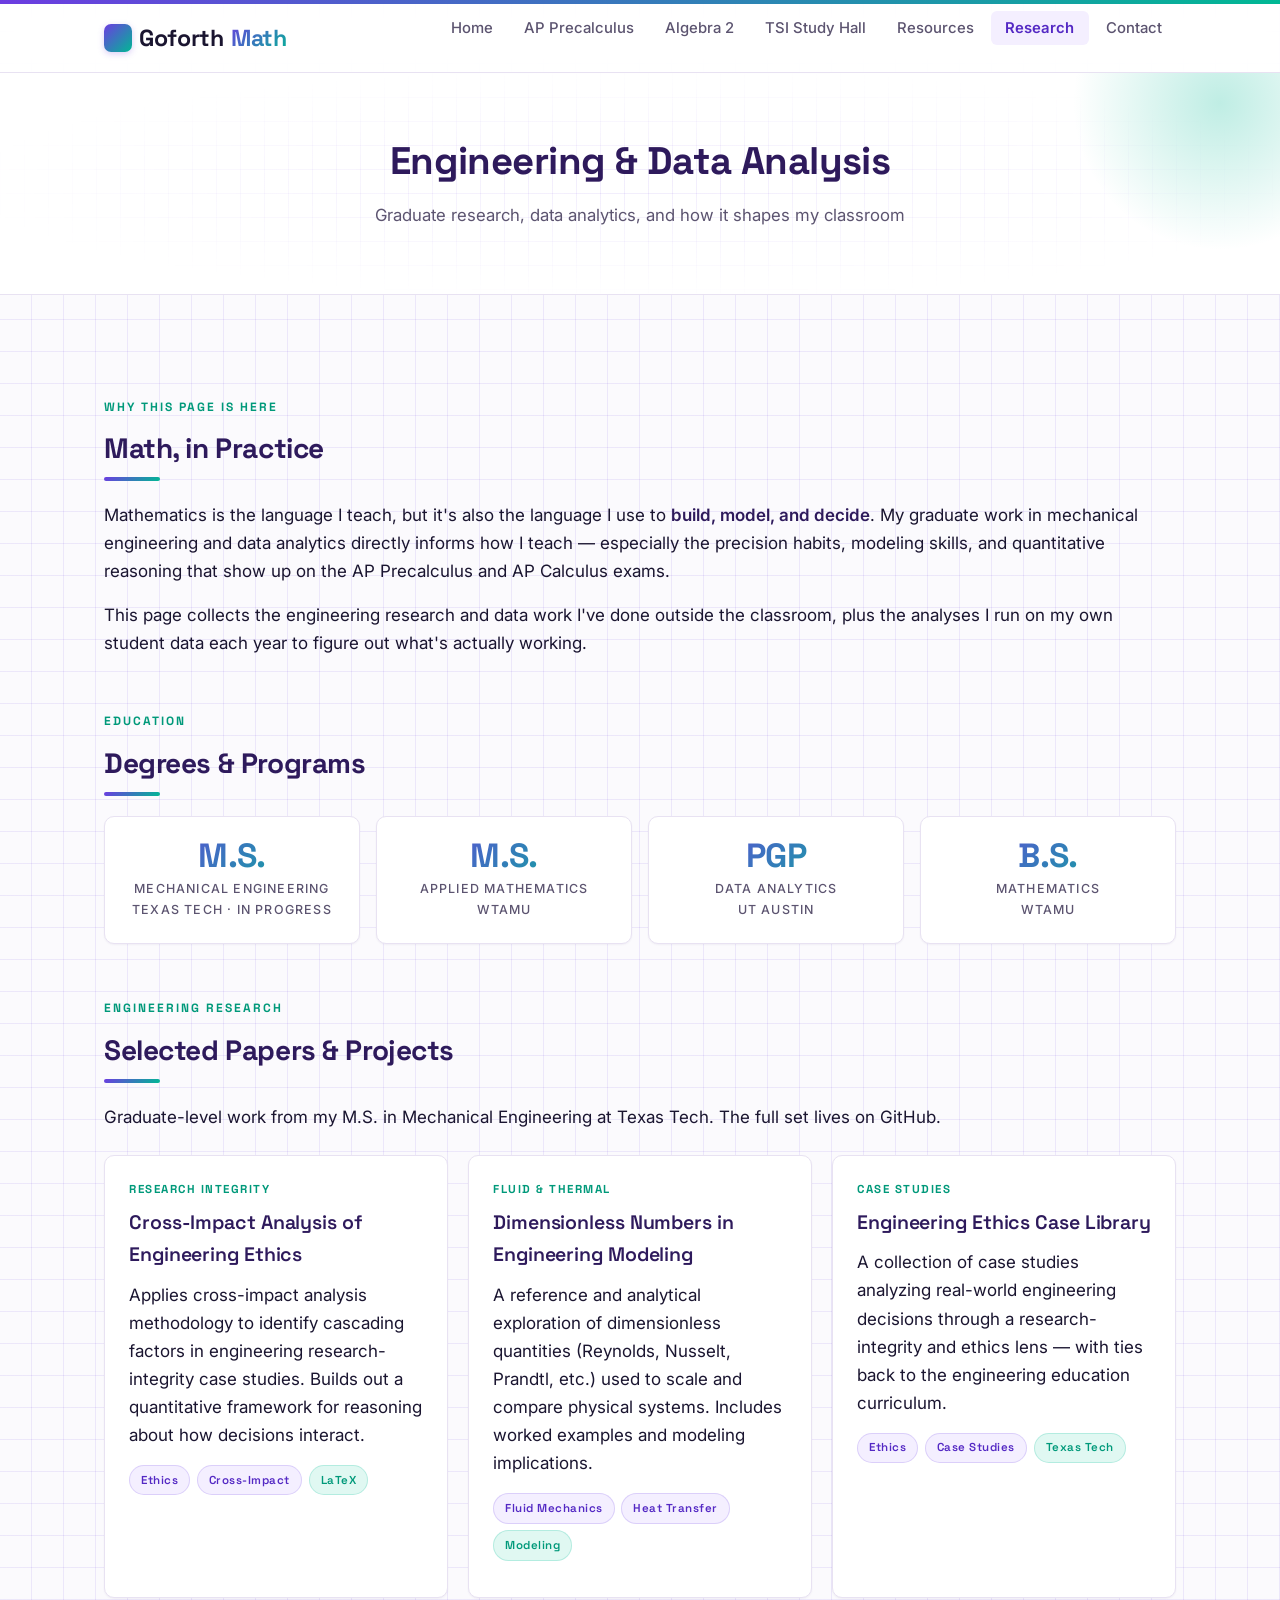
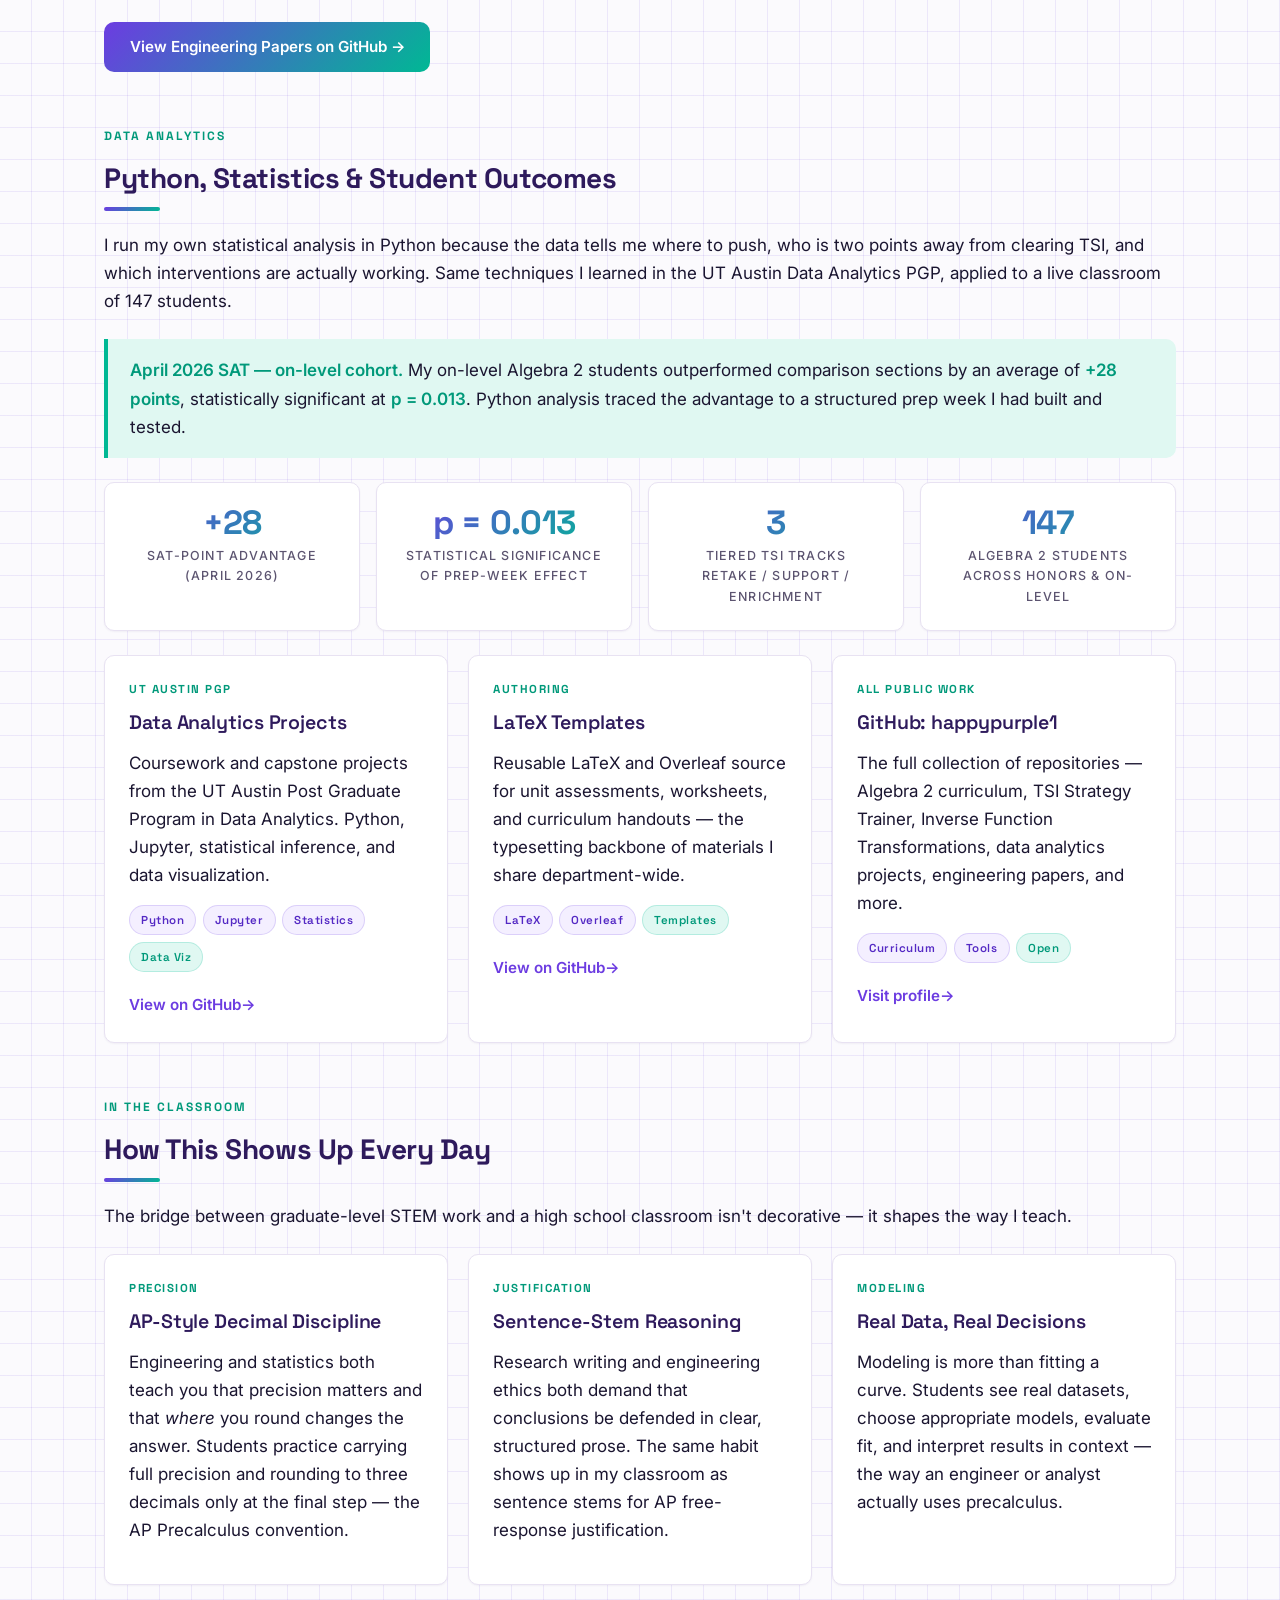
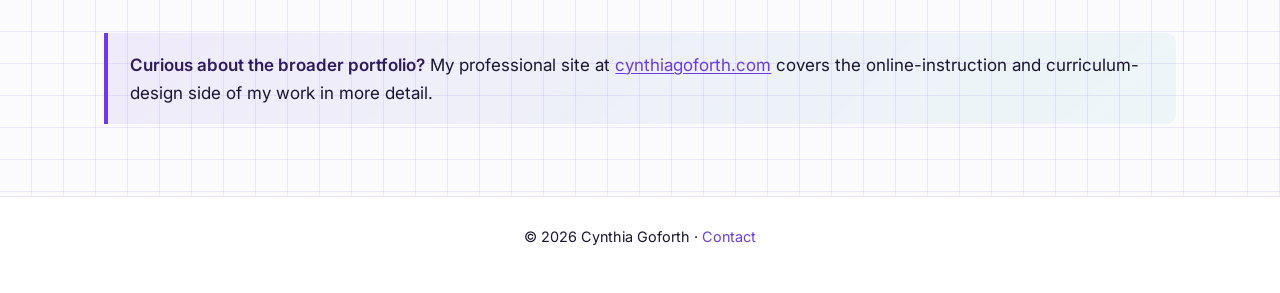
<file: research.html>
<!DOCTYPE html>
<html lang="en">
<head>
  <meta charset="UTF-8" />
  <meta name="viewport" content="width=device-width, initial-scale=1.0" />
  <title>Research &amp; Data | Goforth Math</title>
  <meta name="description" content="Engineering research, data analytics, and graduate work — Cynthia Goforth, M.S. Mechanical Engineering (in progress) and Post Graduate Program in Data Analytics, UT Austin." />
  <link rel="icon" type="image/svg+xml" href="favicon.svg" />
  <link rel="icon" type="image/png" sizes="32x32" href="favicon-32x32.png" />
  <link rel="icon" type="image/png" sizes="16x16" href="favicon-16x16.png" />
  <link rel="apple-touch-icon" sizes="180x180" href="apple-touch-icon.png" />
  <link rel="shortcut icon" href="favicon.ico" />
  <link rel="preconnect" href="https://fonts.googleapis.com" />
  <link rel="preconnect" href="https://fonts.gstatic.com" crossorigin />
  <link href="https://fonts.googleapis.com/css2?family=Inter:wght@400;500;600;700&family=Space+Grotesk:wght@500;600;700&display=swap" rel="stylesheet" />
  <link rel="stylesheet" href="styles.css" />
</head>
<body>
  <header class="site-header">
    <div class="nav-container">
      <a href="index.html" class="site-logo">Goforth<span>Math</span></a>
      <nav class="site-nav" aria-label="Primary">
        <ul>
          <li><a href="index.html">Home</a></li>
          <li><a href="precalc.html">AP Precalculus</a></li>
          <li><a href="algebra2.html">Algebra 2</a></li>
          <li><a href="tsi.html">TSI Study Hall</a></li>
          <li><a href="resources.html">Resources</a></li>
          <li><a href="research.html" class="active">Research</a></li>
          <li><a href="contact.html">Contact</a></li>
        </ul>
      </nav>
    </div>
  </header>

  <section class="page-header">
    <h1>Engineering &amp; Data Analysis</h1>
    <p>Graduate research, data analytics, and how it shapes my classroom</p>
  </section>

  <main>
    <section>
      <span class="section-label">Why this page is here</span>
      <h2>Math, in Practice</h2>
      <p>Mathematics is the language I teach, but it's also the language I use to <strong>build, model, and decide</strong>. My graduate work in mechanical engineering and data analytics directly informs how I teach &mdash; especially the precision habits, modeling skills, and quantitative reasoning that show up on the AP Precalculus and AP Calculus exams.</p>
      <p>This page collects the engineering research and data work I've done outside the classroom, plus the analyses I run on my own student data each year to figure out what's actually working.</p>
    </section>

    <section>
      <span class="section-label">Education</span>
      <h2>Degrees &amp; Programs</h2>
      <div class="stat-grid">
        <div class="stat-card">
          <div class="stat-num">M.S.</div>
          <div class="stat-label">Mechanical Engineering<br>Texas Tech &middot; in progress</div>
        </div>
        <div class="stat-card">
          <div class="stat-num">M.S.</div>
          <div class="stat-label">Applied Mathematics<br>WTAMU</div>
        </div>
        <div class="stat-card">
          <div class="stat-num">PGP</div>
          <div class="stat-label">Data Analytics<br>UT Austin</div>
        </div>
        <div class="stat-card">
          <div class="stat-num">B.S.</div>
          <div class="stat-label">Mathematics<br>WTAMU</div>
        </div>
      </div>
    </section>

    <section>
      <span class="section-label">Engineering Research</span>
      <h2>Selected Papers &amp; Projects</h2>
      <p>Graduate-level work from my M.S. in Mechanical Engineering at Texas Tech. The full set lives on GitHub.</p>

      <div class="card-grid">
        <div class="card">
          <div class="card-meta">Research integrity</div>
          <h3>Cross-Impact Analysis of Engineering Ethics</h3>
          <p>Applies cross-impact analysis methodology to identify cascading factors in engineering research-integrity case studies. Builds out a quantitative framework for reasoning about how decisions interact.</p>
          <div class="tag-row">
            <span class="tag">Ethics</span>
            <span class="tag">Cross-Impact</span>
            <span class="tag tag-accent">LaTeX</span>
          </div>
        </div>

        <div class="card">
          <div class="card-meta">Fluid &amp; thermal</div>
          <h3>Dimensionless Numbers in Engineering Modeling</h3>
          <p>A reference and analytical exploration of dimensionless quantities (Reynolds, Nusselt, Prandtl, etc.) used to scale and compare physical systems. Includes worked examples and modeling implications.</p>
          <div class="tag-row">
            <span class="tag">Fluid Mechanics</span>
            <span class="tag">Heat Transfer</span>
            <span class="tag tag-accent">Modeling</span>
          </div>
        </div>

        <div class="card">
          <div class="card-meta">Case studies</div>
          <h3>Engineering Ethics Case Library</h3>
          <p>A collection of case studies analyzing real-world engineering decisions through a research-integrity and ethics lens &mdash; with ties back to the engineering education curriculum.</p>
          <div class="tag-row">
            <span class="tag">Ethics</span>
            <span class="tag">Case Studies</span>
            <span class="tag tag-accent">Texas Tech</span>
          </div>
        </div>
      </div>

      <div class="btn-row" style="margin-top: 1.5rem; justify-content: flex-start;">
        <a href="https://github.com/happypurple1/engineering-papers" target="_blank" rel="noopener" class="btn btn-primary">View Engineering Papers on GitHub →</a>
      </div>
    </section>

    <section>
      <span class="section-label">Data Analytics</span>
      <h2>Python, Statistics &amp; Student Outcomes</h2>
      <p>I run my own statistical analysis in Python because the data tells me where to push, who is two points away from clearing TSI, and which interventions are actually working. Same techniques I learned in the UT Austin Data Analytics PGP, applied to a live classroom of 147 students.</p>

      <div class="callout callout-accent">
        <strong>April 2026 SAT &mdash; on-level cohort.</strong> My on-level Algebra 2 students outperformed comparison sections by an average of <strong>+28 points</strong>, statistically significant at <strong>p&nbsp;=&nbsp;0.013</strong>. Python analysis traced the advantage to a structured prep week I had built and tested.
      </div>

      <div class="stat-grid">
        <div class="stat-card">
          <div class="stat-num">+28</div>
          <div class="stat-label">SAT-point advantage<br>(April 2026)</div>
        </div>
        <div class="stat-card">
          <div class="stat-num">p = 0.013</div>
          <div class="stat-label">Statistical significance<br>of prep-week effect</div>
        </div>
        <div class="stat-card">
          <div class="stat-num">3</div>
          <div class="stat-label">Tiered TSI tracks<br>retake / support / enrichment</div>
        </div>
        <div class="stat-card">
          <div class="stat-num">147</div>
          <div class="stat-label">Algebra 2 students<br>across honors &amp; on-level</div>
        </div>
      </div>

      <div class="card-grid">
        <div class="card">
          <div class="card-meta">UT Austin PGP</div>
          <h3>Data Analytics Projects</h3>
          <p>Coursework and capstone projects from the UT Austin Post Graduate Program in Data Analytics. Python, Jupyter, statistical inference, and data visualization.</p>
          <div class="tag-row">
            <span class="tag">Python</span>
            <span class="tag">Jupyter</span>
            <span class="tag">Statistics</span>
            <span class="tag tag-accent">Data Viz</span>
          </div>
          <a href="https://github.com/happypurple1/data-analytics-projects" target="_blank" rel="noopener" class="card-link">View on GitHub</a>
        </div>

        <div class="card">
          <div class="card-meta">Authoring</div>
          <h3>LaTeX Templates</h3>
          <p>Reusable LaTeX and Overleaf source for unit assessments, worksheets, and curriculum handouts &mdash; the typesetting backbone of materials I share department-wide.</p>
          <div class="tag-row">
            <span class="tag">LaTeX</span>
            <span class="tag">Overleaf</span>
            <span class="tag tag-accent">Templates</span>
          </div>
          <a href="https://github.com/happypurple1/latex-templates" target="_blank" rel="noopener" class="card-link">View on GitHub</a>
        </div>

        <div class="card">
          <div class="card-meta">All public work</div>
          <h3>GitHub: happypurple1</h3>
          <p>The full collection of repositories &mdash; Algebra 2 curriculum, TSI Strategy Trainer, Inverse Function Transformations, data analytics projects, engineering papers, and more.</p>
          <div class="tag-row">
            <span class="tag">Curriculum</span>
            <span class="tag">Tools</span>
            <span class="tag tag-accent">Open</span>
          </div>
          <a href="https://github.com/happypurple1" target="_blank" rel="noopener" class="card-link">Visit profile</a>
        </div>
      </div>
    </section>

    <section>
      <span class="section-label">In the classroom</span>
      <h2>How This Shows Up Every Day</h2>
      <p>The bridge between graduate-level STEM work and a high school classroom isn't decorative &mdash; it shapes the way I teach.</p>

      <div class="card-grid">
        <div class="card">
          <div class="card-meta">Precision</div>
          <h3>AP-Style Decimal Discipline</h3>
          <p>Engineering and statistics both teach you that precision matters and that <em>where</em> you round changes the answer. Students practice carrying full precision and rounding to three decimals only at the final step &mdash; the AP Precalculus convention.</p>
        </div>
        <div class="card">
          <div class="card-meta">Justification</div>
          <h3>Sentence-Stem Reasoning</h3>
          <p>Research writing and engineering ethics both demand that conclusions be defended in clear, structured prose. The same habit shows up in my classroom as sentence stems for AP free-response justification.</p>
        </div>
        <div class="card">
          <div class="card-meta">Modeling</div>
          <h3>Real Data, Real Decisions</h3>
          <p>Modeling is more than fitting a curve. Students see real datasets, choose appropriate models, evaluate fit, and interpret results in context &mdash; the way an engineer or analyst actually uses precalculus.</p>
        </div>
      </div>
    </section>

    <div class="callout">
      <strong>Curious about the broader portfolio?</strong> My professional site at <a href="https://happypurple1.github.io/" target="_blank" rel="noopener">cynthiagoforth.com</a> covers the online-instruction and curriculum-design side of my work in more detail.
    </div>
  </main>

  <footer class="site-footer">
    <p>&copy; <span id="year">2026</span> Cynthia Goforth &middot; <a href="contact.html">Contact</a></p>
  </footer>

  <script>
    document.getElementById("year").textContent = new Date().getFullYear();
  </script>
</body>
</html>
</file>
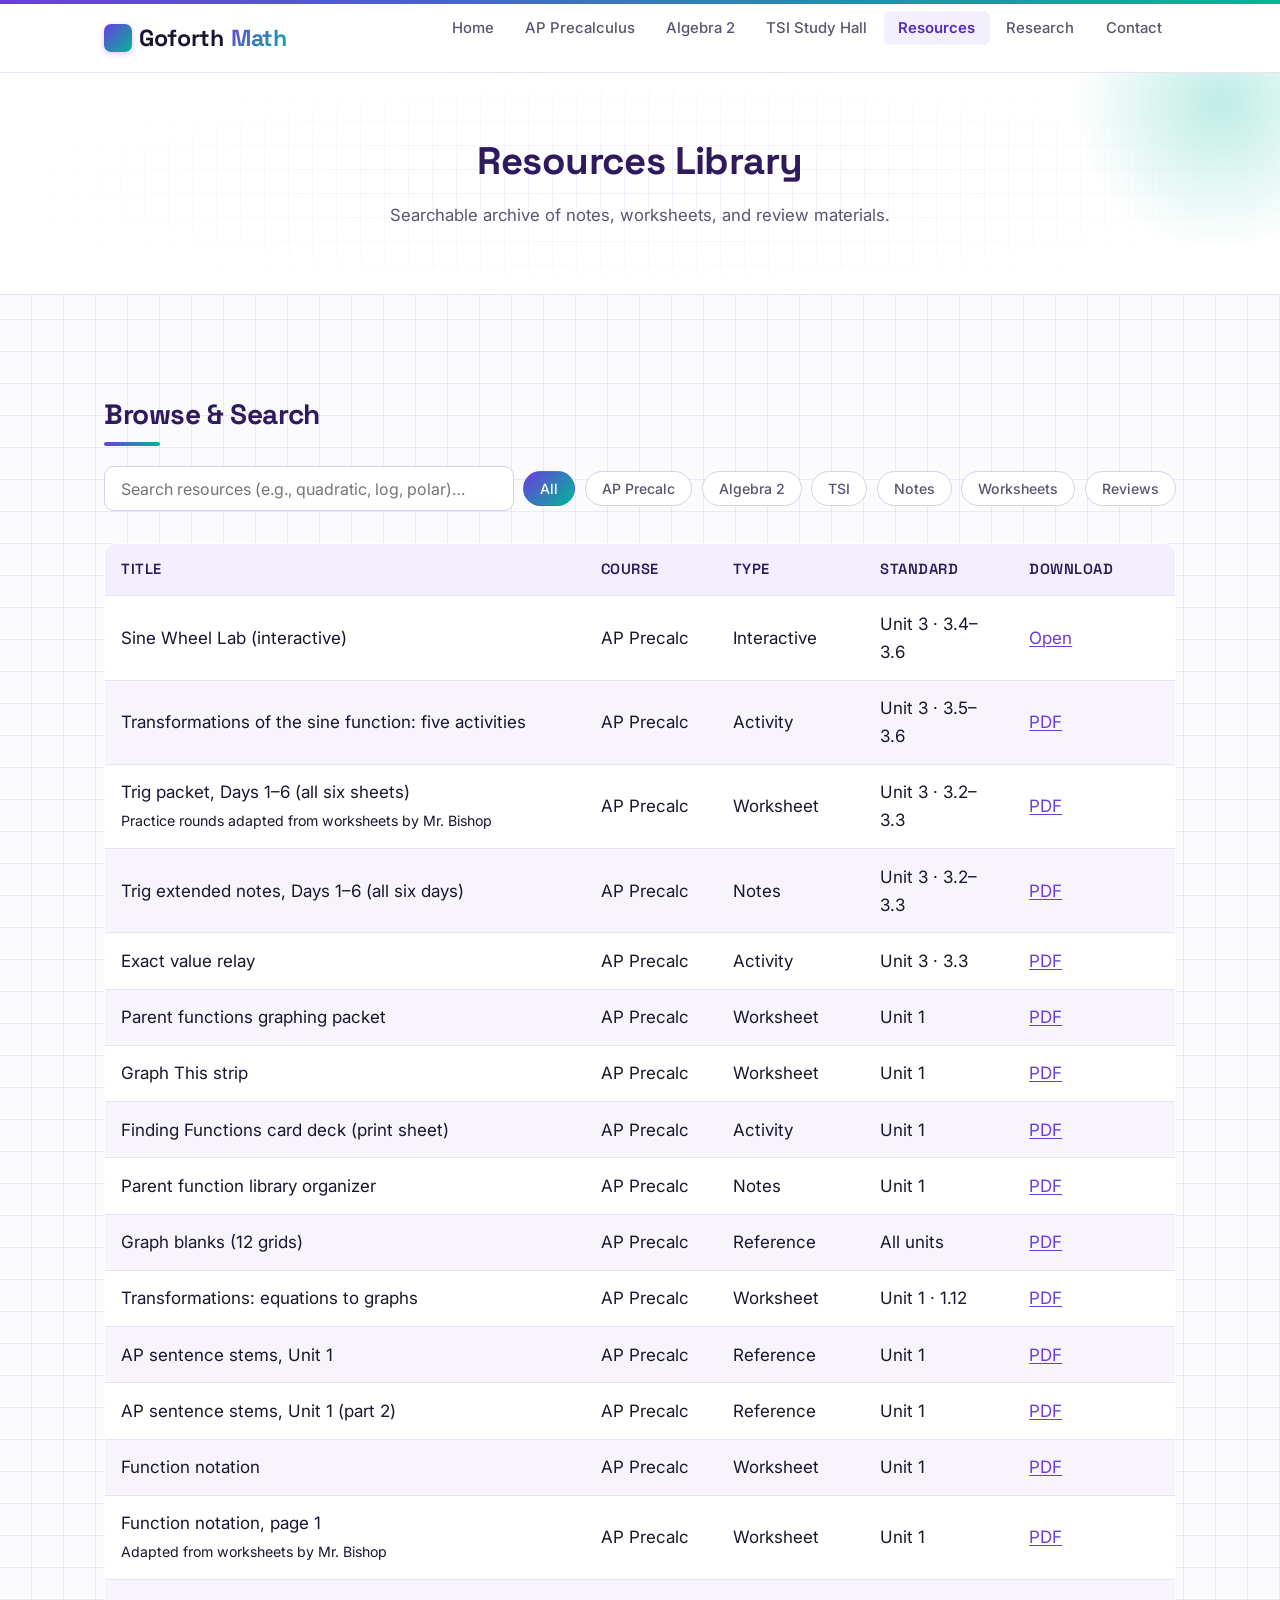
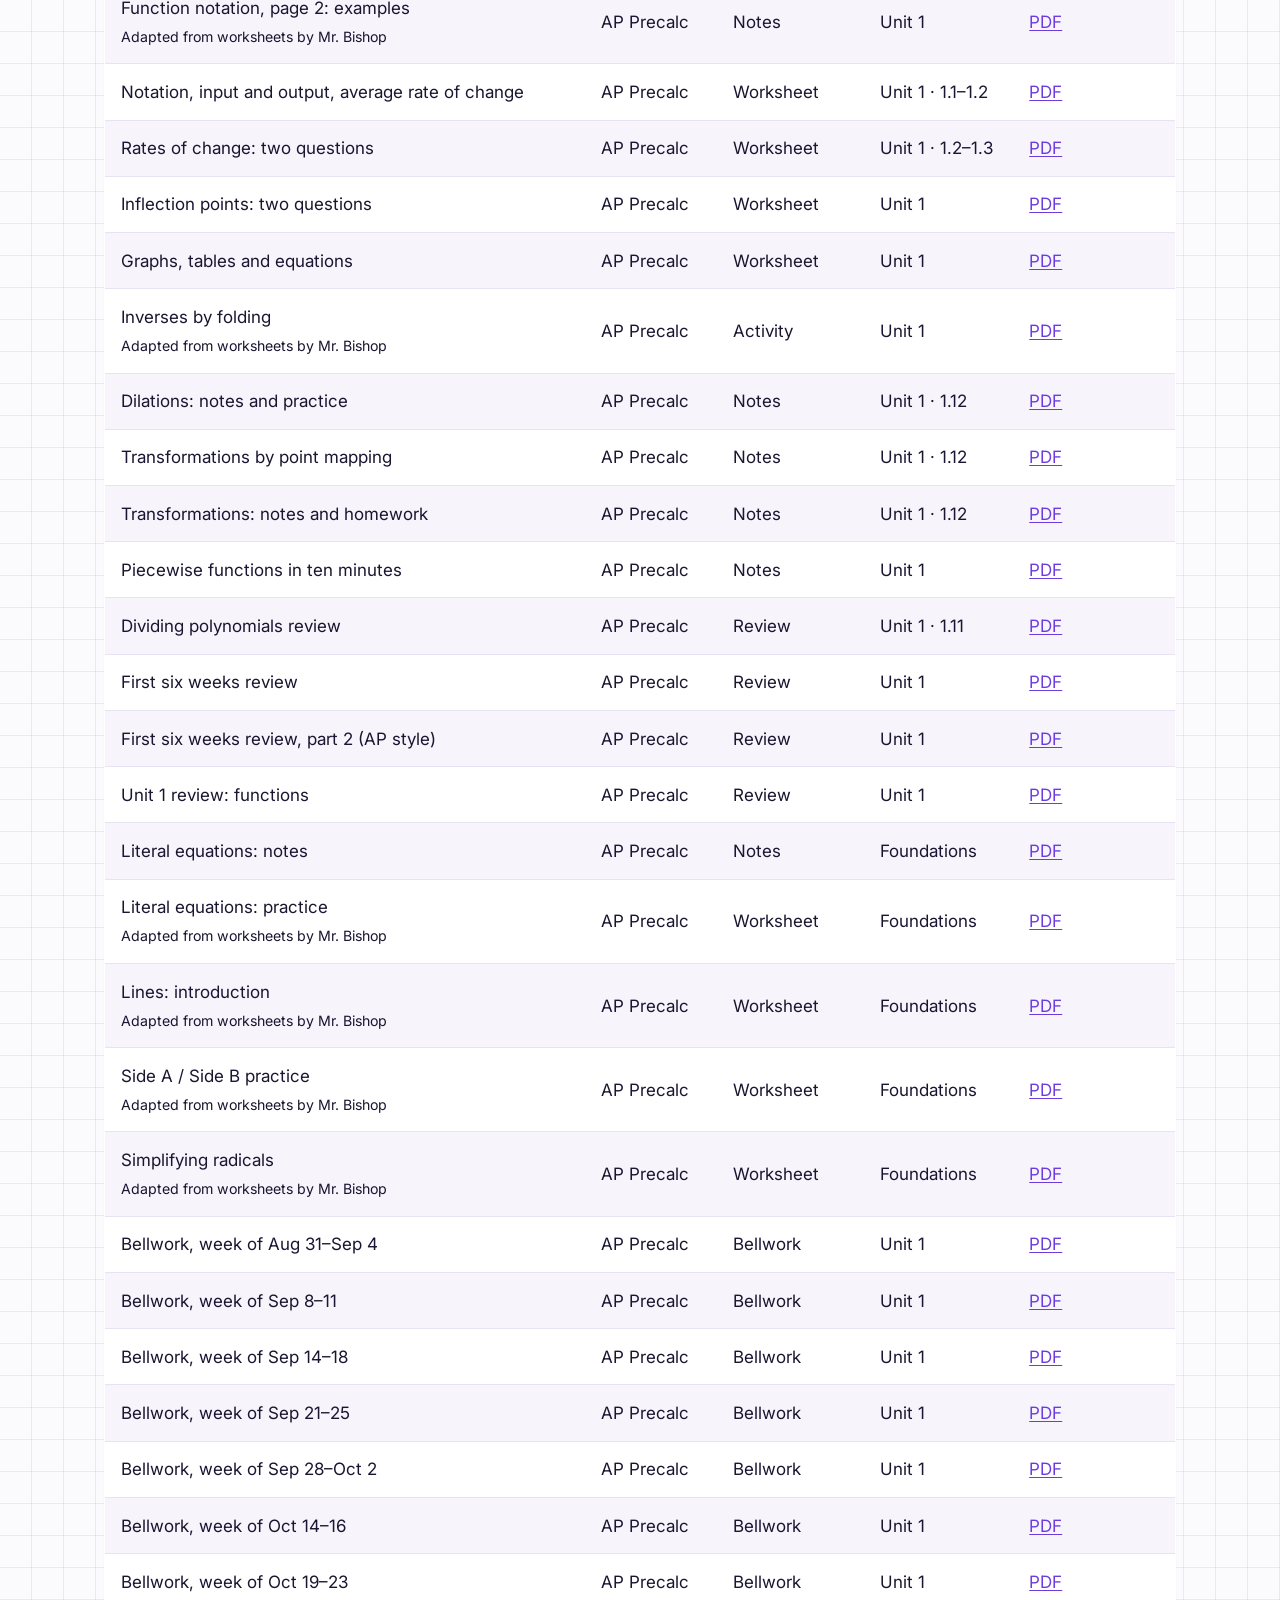
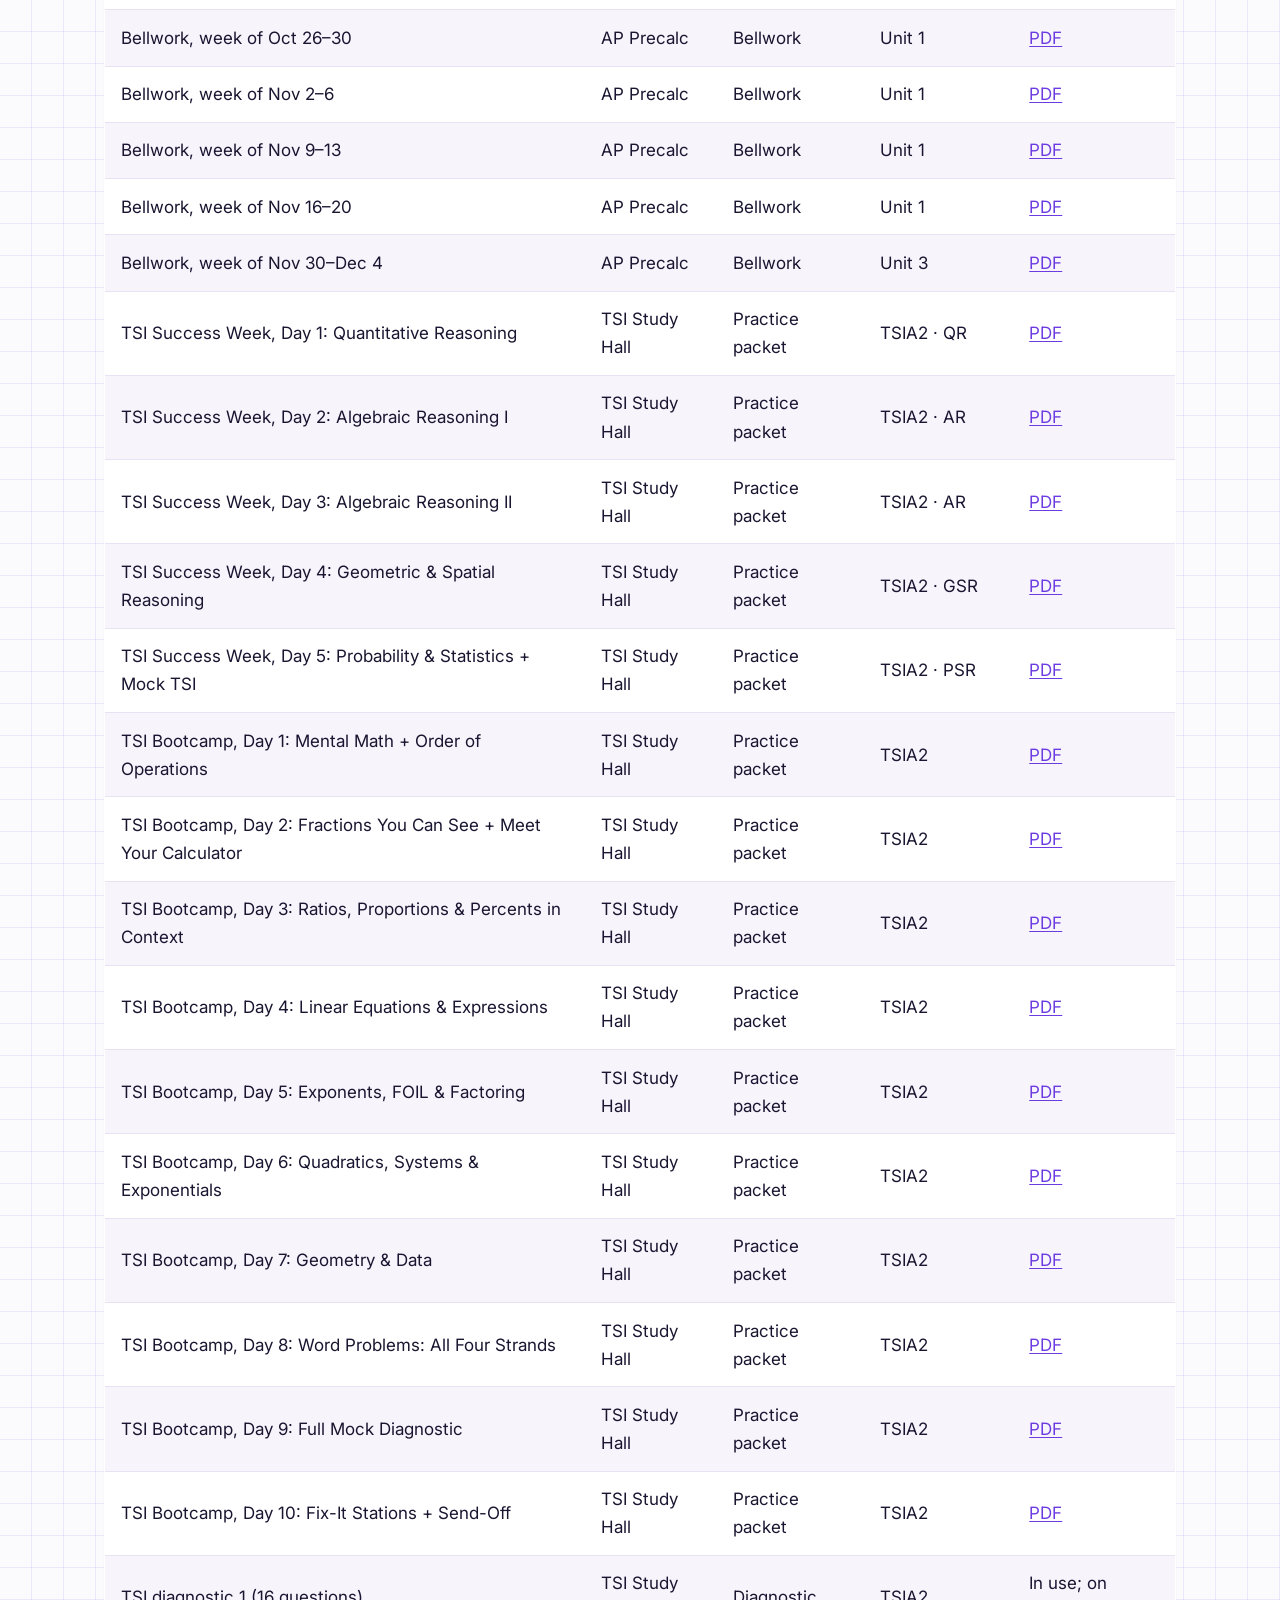
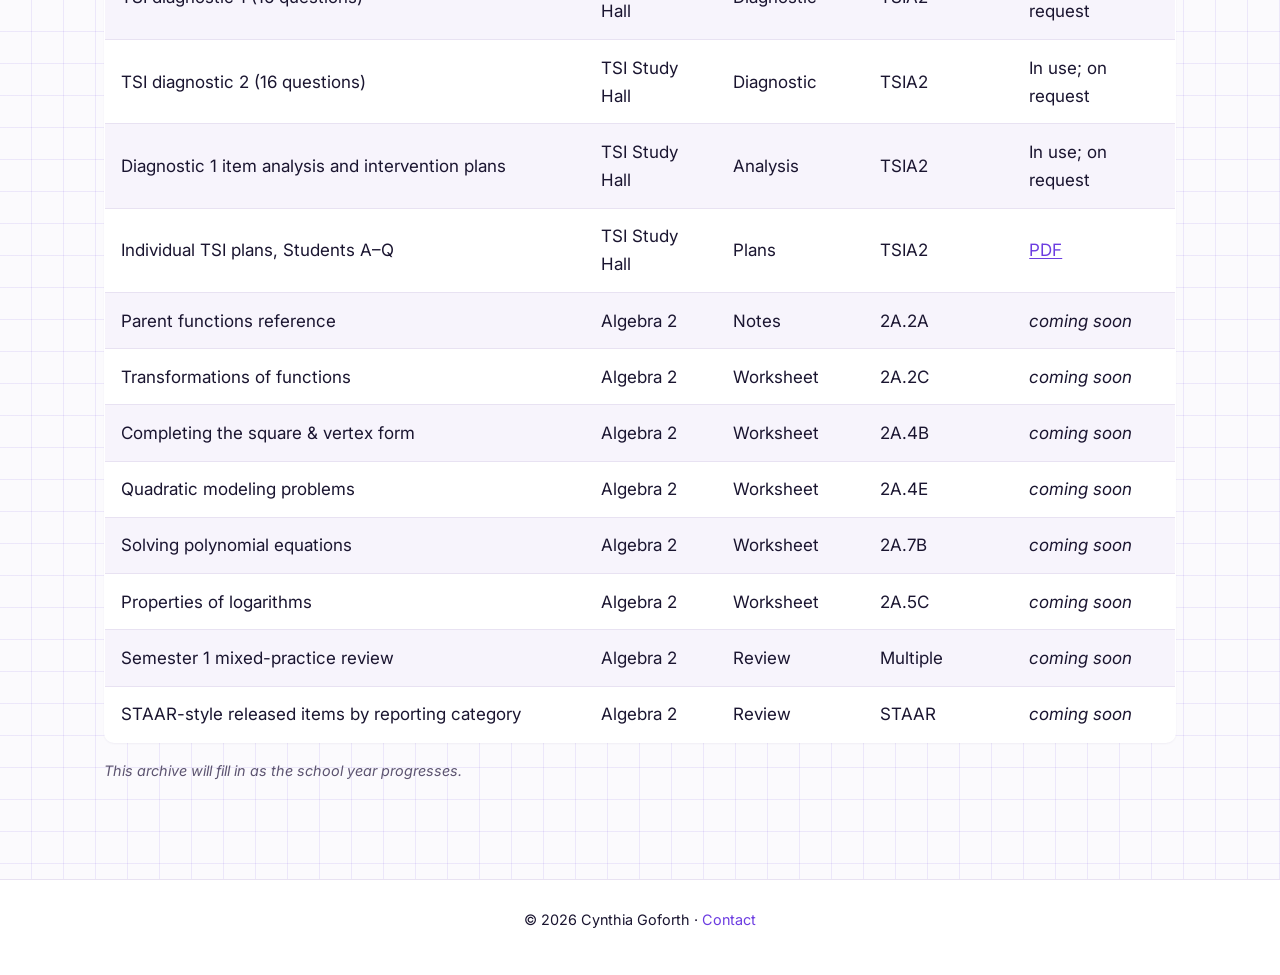
<file: resources.html>
<!DOCTYPE html>
<html lang="en">
<head>
  <meta charset="UTF-8" />
  <meta name="viewport" content="width=device-width, initial-scale=1.0" />
  <title>Resources | Goforth Math</title>
  <meta name="description" content="Searchable archive of notes, worksheets, and review materials for AP Precalculus and Algebra 2." />
  <link rel="icon" type="image/svg+xml" href="favicon.svg" />
  <link rel="icon" type="image/png" sizes="32x32" href="favicon-32x32.png" />
  <link rel="icon" type="image/png" sizes="16x16" href="favicon-16x16.png" />
  <link rel="apple-touch-icon" sizes="180x180" href="apple-touch-icon.png" />
  <link rel="shortcut icon" href="favicon.ico" />
  <link rel="preconnect" href="https://fonts.googleapis.com" />
  <link rel="preconnect" href="https://fonts.gstatic.com" crossorigin />
  <link href="https://fonts.googleapis.com/css2?family=Inter:wght@400;500;600;700&family=Space+Grotesk:wght@500;600;700&display=swap" rel="stylesheet" />
  <link rel="stylesheet" href="styles.css" />
</head>
<body>
  <header class="site-header">
    <div class="nav-container">
      <a href="index.html" class="site-logo">Goforth<span>Math</span></a>
      <nav class="site-nav" aria-label="Primary">
        <ul>
          <li><a href="index.html">Home</a></li>
          <li><a href="precalc.html">AP Precalculus</a></li>
          <li><a href="algebra2.html">Algebra 2</a></li>
          <li><a href="tsi.html">TSI Study Hall</a></li>
          <li><a href="resources.html" class="active">Resources</a></li>
          <li><a href="research.html">Research</a></li>
          <li><a href="contact.html">Contact</a></li>
        </ul>
      </nav>
    </div>
  </header>

  <section class="page-header">
    <h1>Resources Library</h1>
    <p>Searchable archive of notes, worksheets, and review materials.</p>
  </section>

  <main>
    <section>
      <h2>Browse &amp; Search</h2>
      <div class="filter-bar">
        <input type="search" id="search" placeholder="Search resources (e.g., quadratic, log, polar)&hellip;" aria-label="Search resources" />
        <button class="filter-tag active" data-filter="all">All</button>
        <button class="filter-tag" data-filter="precalc">AP Precalc</button>
        <button class="filter-tag" data-filter="alg2">Algebra 2</button>
        <button class="filter-tag" data-filter="tsi">TSI</button>
        <button class="filter-tag" data-filter="notes">Notes</button>
        <button class="filter-tag" data-filter="worksheet">Worksheets</button>
        <button class="filter-tag" data-filter="review">Reviews</button>
      </div>

      <table id="resources-table">
        <thead>
          <tr>
            <th>Title</th>
            <th>Course</th>
            <th>Type</th>
            <th>Standard</th>
            <th>Download</th>
          </tr>
        </thead>
        <tbody>
          <!-- AP Precalc -->
          <tr data-course="precalc" data-type="worksheet">
            <td>Sine Wheel Lab (interactive)</td>
            <td>AP Precalc</td>
            <td>Interactive</td>
            <td>Unit 3 &middot; 3.4&ndash;3.6</td>
            <td><a href="sine-wheel-lab.html">Open</a></td>
          </tr>
          <tr data-course="precalc" data-type="worksheet">
            <td>Transformations of the sine function: five activities</td>
            <td>AP Precalc</td>
            <td>Activity</td>
            <td>Unit 3 &middot; 3.5&ndash;3.6</td>
            <td><a href="materials/sine-transformations-activities.pdf">PDF</a></td>
          </tr>
          <tr data-course="precalc" data-type="worksheet">
            <td>Trig packet, Days 1&ndash;6 (all six sheets)<br><small>Practice rounds adapted from worksheets by Mr. Bishop</small></td>
            <td>AP Precalc</td>
            <td>Worksheet</td>
            <td>Unit 3 &middot; 3.2&ndash;3.3</td>
            <td><a href="materials/trig-packet-days1-6.pdf">PDF</a></td>
          </tr>
          <tr data-course="precalc" data-type="notes">
            <td>Trig extended notes, Days 1&ndash;6 (all six days)</td>
            <td>AP Precalc</td>
            <td>Notes</td>
            <td>Unit 3 &middot; 3.2&ndash;3.3</td>
            <td><a href="materials/trig-extended-notes-days1-6.pdf">PDF</a></td>
          </tr>
          <tr data-course="precalc" data-type="worksheet">
            <td>Exact value relay</td>
            <td>AP Precalc</td>
            <td>Activity</td>
            <td>Unit 3 &middot; 3.3</td>
            <td><a href="materials/trig-relay-day4.pdf">PDF</a></td>
          </tr>
          <tr data-course="precalc" data-type="worksheet">
            <td>Parent functions graphing packet</td>
            <td>AP Precalc</td>
            <td>Worksheet</td>
            <td>Unit 1</td>
            <td><a href="materials/parent-functions-graphing-packet.pdf">PDF</a></td>
          </tr>
          <tr data-course="precalc" data-type="worksheet">
            <td>Graph This strip</td>
            <td>AP Precalc</td>
            <td>Worksheet</td>
            <td>Unit 1</td>
            <td><a href="materials/graph-this-strip.pdf">PDF</a></td>
          </tr>
          <tr data-course="precalc" data-type="worksheet">
            <td>Finding Functions card deck (print sheet)</td>
            <td>AP Precalc</td>
            <td>Activity</td>
            <td>Unit 1</td>
            <td><a href="materials/finding-functions-card-deck.pdf">PDF</a></td>
          </tr>
          <tr data-course="precalc" data-type="notes">
            <td>Parent function library organizer</td>
            <td>AP Precalc</td>
            <td>Notes</td>
            <td>Unit 1</td>
            <td><a href="materials/parent-function-library-organizer.pdf">PDF</a></td>
          </tr>
          <tr data-course="precalc" data-type="notes">
            <td>Graph blanks (12 grids)</td>
            <td>AP Precalc</td>
            <td>Reference</td>
            <td>All units</td>
            <td><a href="materials/graph-blanks-12.pdf">PDF</a></td>
          </tr>
          <tr data-course="precalc" data-type="worksheet">
            <td>Transformations: equations to graphs</td>
            <td>AP Precalc</td>
            <td>Worksheet</td>
            <td>Unit 1 &middot; 1.12</td>
            <td><a href="materials/transformations-equations.pdf">PDF</a></td>
          </tr>
          <tr data-course="precalc" data-type="notes">
            <td>AP sentence stems, Unit 1</td>
            <td>AP Precalc</td>
            <td>Reference</td>
            <td>Unit 1</td>
            <td><a href="materials/ap-sentence-stems-unit1.pdf">PDF</a></td>
          </tr>
          <tr data-course="precalc" data-type="notes">
            <td>AP sentence stems, Unit 1 (part 2)</td>
            <td>AP Precalc</td>
            <td>Reference</td>
            <td>Unit 1</td>
            <td><a href="materials/ap-sentence-stems-unit1-part2.pdf">PDF</a></td>
          </tr>
          <tr data-course="precalc" data-type="worksheet">
            <td>Function notation</td>
            <td>AP Precalc</td>
            <td>Worksheet</td>
            <td>Unit 1</td>
            <td><a href="materials/function-notation.pdf">PDF</a></td>
          </tr>
          <tr data-course="precalc" data-type="worksheet">
            <td>Function notation, page 1<br><small>Adapted from worksheets by Mr. Bishop</small></td>
            <td>AP Precalc</td>
            <td>Worksheet</td>
            <td>Unit 1</td>
            <td><a href="materials/function-notation-page1.pdf">PDF</a></td>
          </tr>
          <tr data-course="precalc" data-type="notes">
            <td>Function notation, page 2: examples<br><small>Adapted from worksheets by Mr. Bishop</small></td>
            <td>AP Precalc</td>
            <td>Notes</td>
            <td>Unit 1</td>
            <td><a href="materials/function-notation-page2-examples.pdf">PDF</a></td>
          </tr>
          <tr data-course="precalc" data-type="worksheet">
            <td>Notation, input and output, average rate of change</td>
            <td>AP Precalc</td>
            <td>Worksheet</td>
            <td>Unit 1 &middot; 1.1&ndash;1.2</td>
            <td><a href="materials/notation-input-output-aroc.pdf">PDF</a></td>
          </tr>
          <tr data-course="precalc" data-type="worksheet">
            <td>Rates of change: two questions</td>
            <td>AP Precalc</td>
            <td>Worksheet</td>
            <td>Unit 1 &middot; 1.2&ndash;1.3</td>
            <td><a href="materials/rates-of-change-two-questions.pdf">PDF</a></td>
          </tr>
          <tr data-course="precalc" data-type="worksheet">
            <td>Inflection points: two questions</td>
            <td>AP Precalc</td>
            <td>Worksheet</td>
            <td>Unit 1</td>
            <td><a href="materials/inflection-two-questions.pdf">PDF</a></td>
          </tr>
          <tr data-course="precalc" data-type="worksheet">
            <td>Graphs, tables and equations</td>
            <td>AP Precalc</td>
            <td>Worksheet</td>
            <td>Unit 1</td>
            <td><a href="materials/graphs-tables-equations.pdf">PDF</a></td>
          </tr>
          <tr data-course="precalc" data-type="worksheet">
            <td>Inverses by folding<br><small>Adapted from worksheets by Mr. Bishop</small></td>
            <td>AP Precalc</td>
            <td>Activity</td>
            <td>Unit 1</td>
            <td><a href="materials/inverses-by-folding.pdf">PDF</a></td>
          </tr>
          <tr data-course="precalc" data-type="notes">
            <td>Dilations: notes and practice</td>
            <td>AP Precalc</td>
            <td>Notes</td>
            <td>Unit 1 &middot; 1.12</td>
            <td><a href="materials/dilations-notes-practice.pdf">PDF</a></td>
          </tr>
          <tr data-course="precalc" data-type="notes">
            <td>Transformations by point mapping</td>
            <td>AP Precalc</td>
            <td>Notes</td>
            <td>Unit 1 &middot; 1.12</td>
            <td><a href="materials/transformations-point-mapping.pdf">PDF</a></td>
          </tr>
          <tr data-course="precalc" data-type="notes">
            <td>Transformations: notes and homework</td>
            <td>AP Precalc</td>
            <td>Notes</td>
            <td>Unit 1 &middot; 1.12</td>
            <td><a href="materials/transformations-notes-homework.pdf">PDF</a></td>
          </tr>
          <tr data-course="precalc" data-type="notes">
            <td>Piecewise functions in ten minutes</td>
            <td>AP Precalc</td>
            <td>Notes</td>
            <td>Unit 1</td>
            <td><a href="materials/piecewise-in-ten-minutes.pdf">PDF</a></td>
          </tr>
          <tr data-course="precalc" data-type="review">
            <td>Dividing polynomials review</td>
            <td>AP Precalc</td>
            <td>Review</td>
            <td>Unit 1 &middot; 1.11</td>
            <td><a href="materials/dividing-polynomials-review.pdf">PDF</a></td>
          </tr>
          <tr data-course="precalc" data-type="review">
            <td>First six weeks review</td>
            <td>AP Precalc</td>
            <td>Review</td>
            <td>Unit 1</td>
            <td><a href="materials/six-weeks-review.pdf">PDF</a></td>
          </tr>
          <tr data-course="precalc" data-type="review">
            <td>First six weeks review, part 2 (AP style)</td>
            <td>AP Precalc</td>
            <td>Review</td>
            <td>Unit 1</td>
            <td><a href="materials/six-weeks-review-part2.pdf">PDF</a></td>
          </tr>
          <tr data-course="precalc" data-type="review">
            <td>Unit 1 review: functions</td>
            <td>AP Precalc</td>
            <td>Review</td>
            <td>Unit 1</td>
            <td><a href="materials/unit1-functions-review.pdf">PDF</a></td>
          </tr>
          <tr data-course="precalc" data-type="notes">
            <td>Literal equations: notes</td>
            <td>AP Precalc</td>
            <td>Notes</td>
            <td>Foundations</td>
            <td><a href="materials/literal-equations-notes.pdf">PDF</a></td>
          </tr>
          <tr data-course="precalc" data-type="worksheet">
            <td>Literal equations: practice<br><small>Adapted from worksheets by Mr. Bishop</small></td>
            <td>AP Precalc</td>
            <td>Worksheet</td>
            <td>Foundations</td>
            <td><a href="materials/literal-equations-practice.pdf">PDF</a></td>
          </tr>
          <tr data-course="precalc" data-type="worksheet">
            <td>Lines: introduction<br><small>Adapted from worksheets by Mr. Bishop</small></td>
            <td>AP Precalc</td>
            <td>Worksheet</td>
            <td>Foundations</td>
            <td><a href="materials/lines-introduction.pdf">PDF</a></td>
          </tr>
          <tr data-course="precalc" data-type="worksheet">
            <td>Side A / Side B practice<br><small>Adapted from worksheets by Mr. Bishop</small></td>
            <td>AP Precalc</td>
            <td>Worksheet</td>
            <td>Foundations</td>
            <td><a href="materials/side-a-side-b.pdf">PDF</a></td>
          </tr>
          <tr data-course="precalc" data-type="worksheet">
            <td>Simplifying radicals<br><small>Adapted from worksheets by Mr. Bishop</small></td>
            <td>AP Precalc</td>
            <td>Worksheet</td>
            <td>Foundations</td>
            <td><a href="materials/simplifying-radicals.pdf">PDF</a></td>
          </tr>
          <tr data-course="precalc" data-type="worksheet">
            <td>Bellwork, week of Aug 31&ndash;Sep 4</td>
            <td>AP Precalc</td>
            <td>Bellwork</td>
            <td>Unit 1</td>
            <td><a href="materials/bellwork-aug-31-sep-4.pdf">PDF</a></td>
          </tr>
          <tr data-course="precalc" data-type="worksheet">
            <td>Bellwork, week of Sep 8&ndash;11</td>
            <td>AP Precalc</td>
            <td>Bellwork</td>
            <td>Unit 1</td>
            <td><a href="materials/bellwork-sep-8-11.pdf">PDF</a></td>
          </tr>
          <tr data-course="precalc" data-type="worksheet">
            <td>Bellwork, week of Sep 14&ndash;18</td>
            <td>AP Precalc</td>
            <td>Bellwork</td>
            <td>Unit 1</td>
            <td><a href="materials/bellwork-sep-14-18.pdf">PDF</a></td>
          </tr>
          <tr data-course="precalc" data-type="worksheet">
            <td>Bellwork, week of Sep 21&ndash;25</td>
            <td>AP Precalc</td>
            <td>Bellwork</td>
            <td>Unit 1</td>
            <td><a href="materials/bellwork-sep-21-25.pdf">PDF</a></td>
          </tr>
          <tr data-course="precalc" data-type="worksheet">
            <td>Bellwork, week of Sep 28&ndash;Oct 2</td>
            <td>AP Precalc</td>
            <td>Bellwork</td>
            <td>Unit 1</td>
            <td><a href="materials/bellwork-sep-28-oct-2.pdf">PDF</a></td>
          </tr>
          <tr data-course="precalc" data-type="worksheet">
            <td>Bellwork, week of Oct 14&ndash;16</td>
            <td>AP Precalc</td>
            <td>Bellwork</td>
            <td>Unit 1</td>
            <td><a href="materials/bellwork-oct-14-16.pdf">PDF</a></td>
          </tr>
          <tr data-course="precalc" data-type="worksheet">
            <td>Bellwork, week of Oct 19&ndash;23</td>
            <td>AP Precalc</td>
            <td>Bellwork</td>
            <td>Unit 1</td>
            <td><a href="materials/bellwork-oct-19-23.pdf">PDF</a></td>
          </tr>
          <tr data-course="precalc" data-type="worksheet">
            <td>Bellwork, week of Oct 26&ndash;30</td>
            <td>AP Precalc</td>
            <td>Bellwork</td>
            <td>Unit 1</td>
            <td><a href="materials/bellwork-oct-26-30.pdf">PDF</a></td>
          </tr>
          <tr data-course="precalc" data-type="worksheet">
            <td>Bellwork, week of Nov 2&ndash;6</td>
            <td>AP Precalc</td>
            <td>Bellwork</td>
            <td>Unit 1</td>
            <td><a href="materials/bellwork-nov-2-6.pdf">PDF</a></td>
          </tr>
          <tr data-course="precalc" data-type="worksheet">
            <td>Bellwork, week of Nov 9&ndash;13</td>
            <td>AP Precalc</td>
            <td>Bellwork</td>
            <td>Unit 1</td>
            <td><a href="materials/bellwork-nov-9-13.pdf">PDF</a></td>
          </tr>
          <tr data-course="precalc" data-type="worksheet">
            <td>Bellwork, week of Nov 16&ndash;20</td>
            <td>AP Precalc</td>
            <td>Bellwork</td>
            <td>Unit 1</td>
            <td><a href="materials/bellwork-nov-16-20.pdf">PDF</a></td>
          </tr>
          <tr data-course="precalc" data-type="worksheet">
            <td>Bellwork, week of Nov 30&ndash;Dec 4</td>
            <td>AP Precalc</td>
            <td>Bellwork</td>
            <td>Unit 3</td>
            <td><a href="materials/bellwork-nov-30-dec-4.pdf">PDF</a></td>
          </tr>

          <!-- TSI Study Hall -->
          <tr data-course="tsi" data-type="worksheet">
            <td>TSI Success Week, Day 1: Quantitative Reasoning</td>
            <td>TSI Study Hall</td>
            <td>Practice packet</td>
            <td>TSIA2 &middot; QR</td>
            <td><a href="materials/tsi-algebra2-day1.pdf">PDF</a></td>
          </tr>
          <tr data-course="tsi" data-type="worksheet">
            <td>TSI Success Week, Day 2: Algebraic Reasoning I</td>
            <td>TSI Study Hall</td>
            <td>Practice packet</td>
            <td>TSIA2 &middot; AR</td>
            <td><a href="materials/tsi-algebra2-day2.pdf">PDF</a></td>
          </tr>
          <tr data-course="tsi" data-type="worksheet">
            <td>TSI Success Week, Day 3: Algebraic Reasoning II</td>
            <td>TSI Study Hall</td>
            <td>Practice packet</td>
            <td>TSIA2 &middot; AR</td>
            <td><a href="materials/tsi-algebra2-day3.pdf">PDF</a></td>
          </tr>
          <tr data-course="tsi" data-type="worksheet">
            <td>TSI Success Week, Day 4: Geometric &amp; Spatial Reasoning</td>
            <td>TSI Study Hall</td>
            <td>Practice packet</td>
            <td>TSIA2 &middot; GSR</td>
            <td><a href="materials/tsi-algebra2-day4.pdf">PDF</a></td>
          </tr>
          <tr data-course="tsi" data-type="worksheet">
            <td>TSI Success Week, Day 5: Probability &amp; Statistics + Mock TSI</td>
            <td>TSI Study Hall</td>
            <td>Practice packet</td>
            <td>TSIA2 &middot; PSR</td>
            <td><a href="materials/tsi-algebra2-day5.pdf">PDF</a></td>
          </tr>
          <tr data-course="tsi" data-type="worksheet">
            <td>TSI Bootcamp, Day 1: Mental Math + Order of Operations</td>
            <td>TSI Study Hall</td>
            <td>Practice packet</td>
            <td>TSIA2</td>
            <td><a href="materials/tsi-geometry-day1.pdf">PDF</a></td>
          </tr>
          <tr data-course="tsi" data-type="worksheet">
            <td>TSI Bootcamp, Day 2: Fractions You Can See + Meet Your Calculator</td>
            <td>TSI Study Hall</td>
            <td>Practice packet</td>
            <td>TSIA2</td>
            <td><a href="materials/tsi-geometry-day2.pdf">PDF</a></td>
          </tr>
          <tr data-course="tsi" data-type="worksheet">
            <td>TSI Bootcamp, Day 3: Ratios, Proportions &amp; Percents in Context</td>
            <td>TSI Study Hall</td>
            <td>Practice packet</td>
            <td>TSIA2</td>
            <td><a href="materials/tsi-geometry-day3.pdf">PDF</a></td>
          </tr>
          <tr data-course="tsi" data-type="worksheet">
            <td>TSI Bootcamp, Day 4: Linear Equations &amp; Expressions</td>
            <td>TSI Study Hall</td>
            <td>Practice packet</td>
            <td>TSIA2</td>
            <td><a href="materials/tsi-geometry-day4.pdf">PDF</a></td>
          </tr>
          <tr data-course="tsi" data-type="worksheet">
            <td>TSI Bootcamp, Day 5: Exponents, FOIL &amp; Factoring</td>
            <td>TSI Study Hall</td>
            <td>Practice packet</td>
            <td>TSIA2</td>
            <td><a href="materials/tsi-geometry-day5.pdf">PDF</a></td>
          </tr>
          <tr data-course="tsi" data-type="worksheet">
            <td>TSI Bootcamp, Day 6: Quadratics, Systems &amp; Exponentials</td>
            <td>TSI Study Hall</td>
            <td>Practice packet</td>
            <td>TSIA2</td>
            <td><a href="materials/tsi-geometry-day6.pdf">PDF</a></td>
          </tr>
          <tr data-course="tsi" data-type="worksheet">
            <td>TSI Bootcamp, Day 7: Geometry &amp; Data</td>
            <td>TSI Study Hall</td>
            <td>Practice packet</td>
            <td>TSIA2</td>
            <td><a href="materials/tsi-geometry-day7.pdf">PDF</a></td>
          </tr>
          <tr data-course="tsi" data-type="worksheet">
            <td>TSI Bootcamp, Day 8: Word Problems: All Four Strands</td>
            <td>TSI Study Hall</td>
            <td>Practice packet</td>
            <td>TSIA2</td>
            <td><a href="materials/tsi-geometry-day8.pdf">PDF</a></td>
          </tr>
          <tr data-course="tsi" data-type="worksheet">
            <td>TSI Bootcamp, Day 9: Full Mock Diagnostic</td>
            <td>TSI Study Hall</td>
            <td>Practice packet</td>
            <td>TSIA2</td>
            <td><a href="materials/tsi-geometry-day9.pdf">PDF</a></td>
          </tr>
          <tr data-course="tsi" data-type="worksheet">
            <td>TSI Bootcamp, Day 10: Fix-It Stations + Send-Off</td>
            <td>TSI Study Hall</td>
            <td>Practice packet</td>
            <td>TSIA2</td>
            <td><a href="materials/tsi-geometry-day10.pdf">PDF</a></td>
          </tr>

          <tr data-course="tsi" data-type="review">
            <td>TSI diagnostic 1 (16 questions)</td>
            <td>TSI Study Hall</td>
            <td>Diagnostic</td>
            <td>TSIA2</td>
            <td>In use; on request</td>
          </tr>
          <tr data-course="tsi" data-type="review">
            <td>TSI diagnostic 2 (16 questions)</td>
            <td>TSI Study Hall</td>
            <td>Diagnostic</td>
            <td>TSIA2</td>
            <td>In use; on request</td>
          </tr>
          <tr data-course="tsi" data-type="notes">
            <td>Diagnostic 1 item analysis and intervention plans</td>
            <td>TSI Study Hall</td>
            <td>Analysis</td>
            <td>TSIA2</td>
            <td>In use; on request</td>
          </tr>
          <tr data-course="tsi" data-type="notes">
            <td>Individual TSI plans, Students A&ndash;Q</td>
            <td>TSI Study Hall</td>
            <td>Plans</td>
            <td>TSIA2</td>
            <td><a href="materials/tsi-plans-all-17.pdf">PDF</a></td>
          </tr>

          <!-- Algebra 2 -->
          <tr data-course="alg2" data-type="notes">
            <td>Parent functions reference</td>
            <td>Algebra 2</td>
            <td>Notes</td>
            <td>2A.2A</td>
            <td><em>coming soon</em></td>
          </tr>
          <tr data-course="alg2" data-type="worksheet">
            <td>Transformations of functions</td>
            <td>Algebra 2</td>
            <td>Worksheet</td>
            <td>2A.2C</td>
            <td><em>coming soon</em></td>
          </tr>
          <tr data-course="alg2" data-type="worksheet">
            <td>Completing the square &amp; vertex form</td>
            <td>Algebra 2</td>
            <td>Worksheet</td>
            <td>2A.4B</td>
            <td><em>coming soon</em></td>
          </tr>
          <tr data-course="alg2" data-type="worksheet">
            <td>Quadratic modeling problems</td>
            <td>Algebra 2</td>
            <td>Worksheet</td>
            <td>2A.4E</td>
            <td><em>coming soon</em></td>
          </tr>
          <tr data-course="alg2" data-type="worksheet">
            <td>Solving polynomial equations</td>
            <td>Algebra 2</td>
            <td>Worksheet</td>
            <td>2A.7B</td>
            <td><em>coming soon</em></td>
          </tr>
          <tr data-course="alg2" data-type="worksheet">
            <td>Properties of logarithms</td>
            <td>Algebra 2</td>
            <td>Worksheet</td>
            <td>2A.5C</td>
            <td><em>coming soon</em></td>
          </tr>
          <tr data-course="alg2" data-type="review">
            <td>Semester 1 mixed-practice review</td>
            <td>Algebra 2</td>
            <td>Review</td>
            <td>Multiple</td>
            <td><em>coming soon</em></td>
          </tr>
          <tr data-course="alg2" data-type="review">
            <td>STAAR-style released items by reporting category</td>
            <td>Algebra 2</td>
            <td>Review</td>
            <td>STAAR</td>
            <td><em>coming soon</em></td>
          </tr>
        </tbody>
      </table>
      <p style="margin-top:1rem;font-size:0.9rem;color:var(--text-muted);">
        <em>This archive will fill in as the school year progresses.</em>
      </p>
    </section>
  </main>

  <footer class="site-footer">
    <p>&copy; <span id="year">2026</span> Cynthia Goforth &middot; <a href="contact.html">Contact</a></p>
  </footer>

  <script>
    document.getElementById("year").textContent = new Date().getFullYear();

    // ===== Search & filter =====
    const searchInput = document.getElementById("search");
    const filterButtons = document.querySelectorAll(".filter-tag");
    const rows = document.querySelectorAll("#resources-table tbody tr");
    let activeFilter = "all";

    function applyFilters() {
      const query = searchInput.value.trim().toLowerCase();
      rows.forEach(row => {
        const text = row.textContent.toLowerCase();
        const course = row.dataset.course;
        const type = row.dataset.type;

        const matchesQuery = !query || text.includes(query);
        const matchesFilter =
          activeFilter === "all" ||
          activeFilter === course ||
          activeFilter === type;

        row.style.display = matchesQuery && matchesFilter ? "" : "none";
      });
    }

    searchInput.addEventListener("input", applyFilters);

    filterButtons.forEach(btn => {
      btn.addEventListener("click", () => {
        filterButtons.forEach(b => b.classList.remove("active"));
        btn.classList.add("active");
        activeFilter = btn.dataset.filter;
        applyFilters();
      });
    });
  </script>
</body>
</html>
</file>
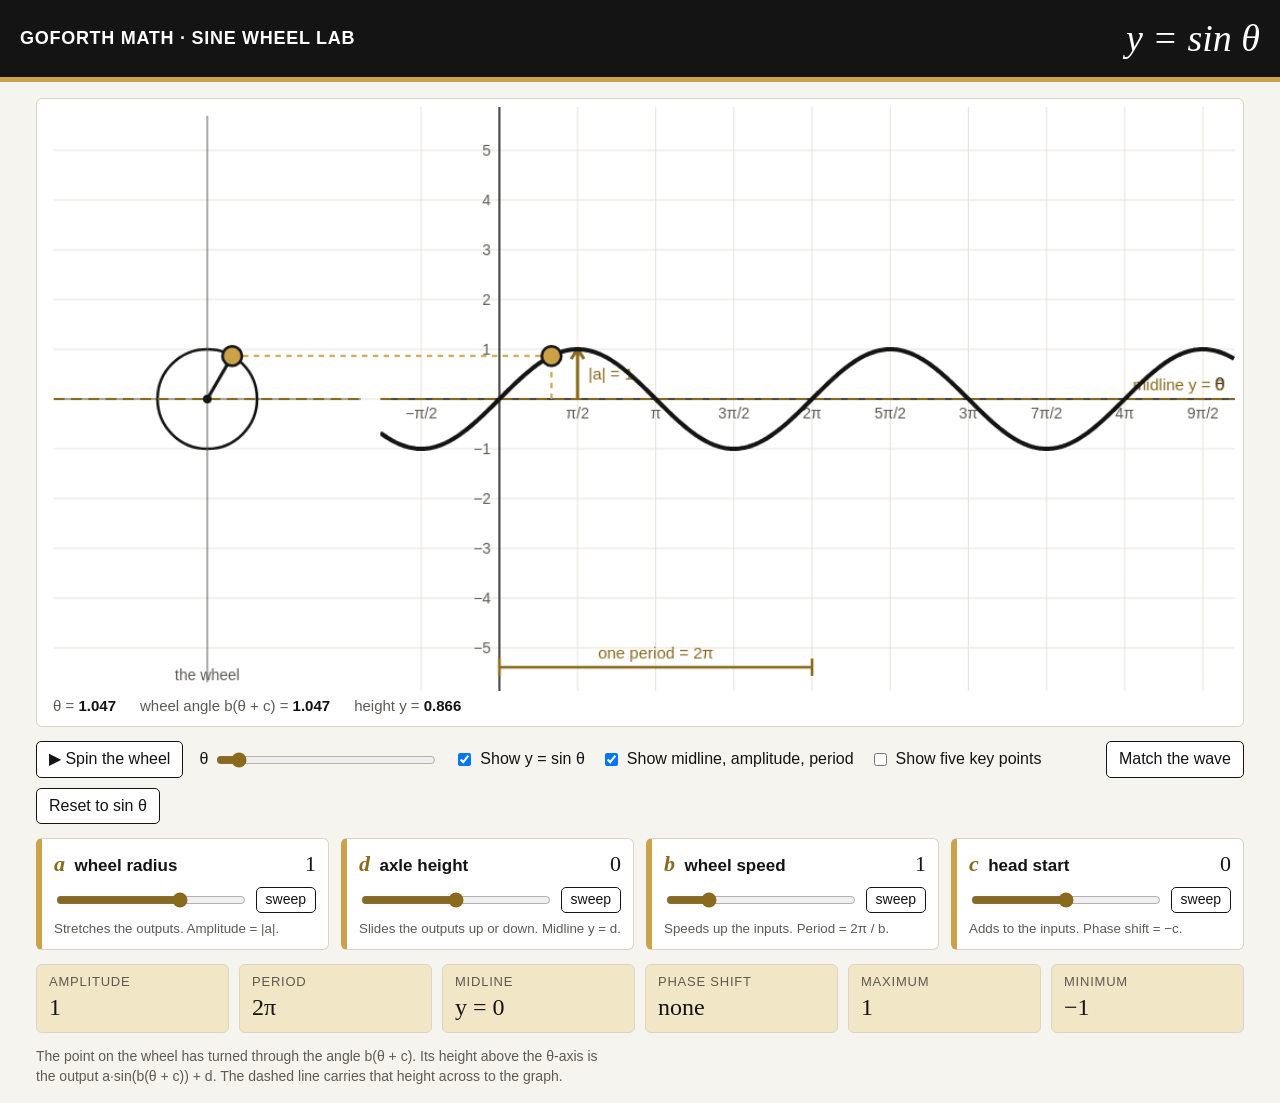
<file: sine-wheel-lab.html>
<!DOCTYPE html>
<html lang="en">
<head>
<meta charset="utf-8">
<meta name="viewport" content="width=device-width, initial-scale=1">
<title>Sine Wheel Lab</title>
<style>
/* Layout idea: black title bar with the live equation, one wide stage (wheel on the left drives the wave on the right), controls underneath. Built to be projected. */
:root{
  --bg:#f6f4ee; --panel:#ffffff; --ink:#141414; --muted:#5d5a52; --line:#d9d4c6;
  --gold:#CBA24A; --gold-deep:#8a6a1c; --gold-soft:#f1e6c6;
  --curve:#141414; --parent:#9a968b; --target:#b3261e; --grid:#e7e3d8; --bar:#141414; --bar-ink:#ffffff;
  --display: Georgia, "Times New Roman", serif;
  --body: "Helvetica Neue", Helvetica, Arial, sans-serif;
}
@media (prefers-color-scheme: dark){
  :root:not([data-theme="light"]){
    color-scheme:dark;
    --bg:#121210; --panel:#1c1b18; --ink:#f3efe4; --muted:#b0aa9a; --line:#3a372f;
    --gold:#d9b25c; --gold-deep:#e2c27a; --gold-soft:#3a3220;
    --curve:#f3efe4; --parent:#7d796e; --target:#ff8a7a; --grid:#2a2823; --bar:#000000; --bar-ink:#ffffff;
  }
}
:root[data-theme="dark"]{
  color-scheme:dark;
  --bg:#121210; --panel:#1c1b18; --ink:#f3efe4; --muted:#b0aa9a; --line:#3a372f;
  --gold:#d9b25c; --gold-deep:#e2c27a; --gold-soft:#3a3220;
  --curve:#f3efe4; --parent:#7d796e; --target:#ff8a7a; --grid:#2a2823; --bar:#000000; --bar-ink:#ffffff;
}
*{box-sizing:border-box}
html,body{margin:0}
body{background:var(--bg);color:var(--ink);font-family:var(--body);font-size:16px;line-height:1.4}
header{background:var(--bar);color:var(--bar-ink);border-bottom:5px solid var(--gold);padding:12px 20px;display:flex;flex-wrap:wrap;gap:8px 28px;align-items:center;justify-content:space-between}
header h1{font-size:18px;margin:0;letter-spacing:.04em;text-transform:uppercase;font-weight:700}
#eq{font-family:var(--display);font-size:clamp(22px,3.2vw,38px);font-style:italic;white-space:nowrap}
#eq b{color:var(--gold);font-weight:400;font-style:normal}
main{max-width:1240px;margin:0 auto;padding:16px;display:flex;flex-direction:column;gap:14px}
.stage{background:var(--panel);border:1px solid var(--line);border-radius:6px;padding:8px;overflow-x:auto}
canvas{display:block;width:100%;min-width:640px;height:auto}
.live{font-variant-numeric:tabular-nums;color:var(--muted);font-size:15px;padding:4px 8px 2px;display:flex;flex-wrap:wrap;gap:4px 24px}
.live strong{color:var(--ink)}
.row{display:grid;grid-template-columns:repeat(auto-fit,minmax(250px,1fr));gap:12px}
.ctl{background:var(--panel);border:1px solid var(--line);border-left:6px solid var(--gold);border-radius:6px;padding:10px 12px;display:flex;flex-direction:column;gap:4px}
.ctl .top{display:flex;justify-content:space-between;align-items:baseline;gap:8px}
.ctl label{font-weight:700;font-size:17px}
.ctl label i{font-family:var(--display);font-size:22px;color:var(--gold-deep)}
.ctl output{font-family:var(--display);font-size:22px;font-variant-numeric:tabular-nums}
.ctl small{color:var(--muted)}
.ctl .sl{display:flex;gap:8px;align-items:center}
input[type=range]{flex:1;accent-color:var(--gold-deep);height:28px;min-width:0}
button,select{font:inherit;color:var(--ink);background:var(--panel);border:1.5px solid var(--ink);border-radius:5px;padding:6px 12px;cursor:pointer}
button:hover{background:var(--gold-soft)}
button[aria-pressed="true"]{background:var(--gold);color:#141414;border-color:#141414}
button.mini{padding:2px 9px;font-size:14px}
:focus-visible{outline:3px solid var(--gold);outline-offset:2px}
.facts{display:grid;grid-template-columns:repeat(auto-fit,minmax(150px,1fr));gap:10px}
.fact{background:var(--gold-soft);border:1px solid var(--line);border-radius:6px;padding:8px 12px}
.fact span{display:block;font-size:13px;text-transform:uppercase;letter-spacing:.06em;color:var(--muted)}
.fact strong{font-family:var(--display);font-size:24px;font-weight:400;font-variant-numeric:tabular-nums}
.bar{display:flex;flex-wrap:wrap;gap:10px 16px;align-items:center}
.bar label{display:flex;gap:6px;align-items:center}
.bar .sp{flex:1}
#match{background:var(--panel);border:1px solid var(--line);border-left:6px solid var(--target);border-radius:6px;padding:10px 14px;display:flex;flex-wrap:wrap;gap:10px 16px;align-items:center}
#match[hidden]{display:none}
#verdict{font-weight:700}
#verdict.ok{color:var(--gold-deep)}
#answer{font-family:var(--display);font-style:italic;font-size:19px}
.key{color:var(--muted);font-size:14px;max-width:75ch;margin:0}
</style>
</head>
<body>
<header>
  <h1><a href="precalc.html" style="color:inherit;text-decoration:none">Goforth Math</a> &middot; Sine Wheel Lab</h1>
  <div id="eq" aria-live="off"></div>
</header>
<main>
  <div class="stage">
    <canvas id="cv" width="1100" height="540" role="img" aria-label="A point travels around a wheel on the left. Its height draws the sine wave on the right."></canvas>
    <div class="live" id="live"></div>
  </div>

  <div class="bar">
    <button id="play" aria-pressed="false">▶ Spin the wheel</button>
    <label for="th">θ <input type="range" id="th" min="0" max="14.6" step="0.01" value="1.047" style="width:220px"></label>
    <label><input type="checkbox" id="showParent" checked> Show y = sin θ</label>
    <label><input type="checkbox" id="showFeat" checked> Show midline, amplitude, period</label>
    <label><input type="checkbox" id="showKeys"> Show five key points</label>
    <span class="sp"></span>
    <button id="matchBtn" aria-pressed="false">Match the wave</button>
    <button id="reset">Reset to sin θ</button>
  </div>

  <div id="match" hidden>
    <label for="targetSel">Target wave <select id="targetSel"></select></label>
    <span id="hint"></span>
    <span id="verdict"></span>
    <button id="reveal" class="mini">Show one answer</button>
    <span id="answer"></span>
  </div>

  <div class="row">
    <div class="ctl">
      <div class="top"><label for="sa"><i>a</i> &nbsp;wheel radius</label><output id="oa"></output></div>
      <div class="sl"><input type="range" id="sa" min="-3" max="3" step="0.25" value="1"><button class="mini" data-sweep="a" aria-pressed="false">sweep</button></div>
      <small>Stretches the outputs. Amplitude = |a|.</small>
    </div>
    <div class="ctl">
      <div class="top"><label for="sd"><i>d</i> &nbsp;axle height</label><output id="od"></output></div>
      <div class="sl"><input type="range" id="sd" min="-2" max="2" step="0.25" value="0"><button class="mini" data-sweep="d" aria-pressed="false">sweep</button></div>
      <small>Slides the outputs up or down. Midline y = d.</small>
    </div>
    <div class="ctl">
      <div class="top"><label for="sb"><i>b</i> &nbsp;wheel speed</label><output id="ob"></output></div>
      <div class="sl"><input type="range" id="sb" min="0.25" max="4" step="0.25" value="1"><button class="mini" data-sweep="b" aria-pressed="false">sweep</button></div>
      <small>Speeds up the inputs. Period = 2π / b.</small>
    </div>
    <div class="ctl">
      <div class="top"><label for="sc"><i>c</i> &nbsp;head start</label><output id="oc"></output></div>
      <div class="sl"><input type="range" id="sc" min="-12" max="12" step="1" value="0"><button class="mini" data-sweep="c" aria-pressed="false">sweep</button></div>
      <small>Adds to the inputs. Phase shift = −c.</small>
    </div>
  </div>

  <div class="facts">
    <div class="fact"><span>Amplitude</span><strong id="fAmp"></strong></div>
    <div class="fact"><span>Period</span><strong id="fPer"></strong></div>
    <div class="fact"><span>Midline</span><strong id="fMid"></strong></div>
    <div class="fact"><span>Phase shift</span><strong id="fPh"></strong></div>
    <div class="fact"><span>Maximum</span><strong id="fMax"></strong></div>
    <div class="fact"><span>Minimum</span><strong id="fMin"></strong></div>
  </div>

  <p class="key">The point on the wheel has turned through the angle b(θ + c). Its height above the θ-axis is the output a·sin(b(θ + c)) + d. The dashed line carries that height across to the graph.</p>
</main>

<script>
(function(){
  var PI=Math.PI, U=46, X0=420, Y0=270, CX=150, GL=310, W=1100, H=540;
  var S={a:1,b:1,c:0,d:0,th:PI/3,playing:false,sweep:null,dir:1,match:false,target:0};
  var RANGE={a:[-3,3,0.25,1.2],b:[0.25,4,0.25,0.8],c:[-12,12,1,3.5],d:[-2,2,0.25,0.9]};
  var TARGETS=[
    {a:2,b:1,c:0,d:0,hint:"One slider."},
    {a:1,b:1,c:0,d:1.5,hint:"One slider."},
    {a:1,b:2,c:0,d:0,hint:"One slider."},
    {a:1,b:1,c:-6,d:0,hint:"One slider."},
    {a:-1.5,b:1,c:0,d:-1,hint:"Two sliders."},
    {a:2,b:2,c:3,d:1,hint:"All four."},
    {a:3,b:0.5,c:-12,d:-1,hint:"All four."},
    {a:1,b:1,c:6,d:0,hint:"This is y = cos θ. Build it from sine."}
  ];
  var $=function(id){return document.getElementById(id)};
  var cv=$("cv"), g=cv.getContext("2d");
  function gcd(a,b){a=Math.abs(a);b=Math.abs(b);while(b){var t=a%b;a=b;b=t}return a||1}
  function num(v){var s=(Math.round(v*100)/100).toString();return s.replace("-","−")}
  // n/d times pi as text
  function piFrac(n,d){
    if(n===0)return "0";
    var k=gcd(n,d);n/=k;d/=k;if(d<0){n=-n;d=-d}
    var s=n<0?"−":"";n=Math.abs(n);
    return s+(n===1?"":n)+"π"+(d===1?"":"/"+d);
  }
  function f(P,t){return P.a*Math.sin(P.b*(t+P.c*PI/12))+P.d}
  function eqText(P,html){
    var w=function(s){return html?"<b>"+s+"</b>":s};
    var a=P.a,b=P.b,c=Math.round(P.c),d=P.d,s="y = ";
    if(a===0){return s+w(num(d))}
    if(a===-1)s+=w("−");else if(a!==1)s+=w(num(a))+" ";
    var inner="θ";
    if(c!==0)inner="θ "+(c>0?"+ ":"− ")+w(piFrac(Math.abs(c),12));
    if(b===1)s+=c===0?"sin θ":"sin("+inner+")";
    else s+=c===0?"sin("+w(num(b))+"θ)":"sin( "+w(num(b))+"("+inner+") )";
    if(d!==0)s+=(d>0?" + ":" − ")+w(num(Math.abs(d)));
    return s;
  }
  function css(n){return getComputedStyle(document.documentElement).getPropertyValue(n).trim()}
  function gx(t){return X0+t*U} function gy(y){return Y0-y*U}

  function plot(P,color,width,dash){
    g.save();g.beginPath();g.rect(GL,0,W-GL,H);g.clip();
    g.beginPath();
    for(var px=GL;px<=W;px+=1.5){var t=(px-X0)/U,y=gy(f(P,t));if(px===GL)g.moveTo(px,y);else g.lineTo(px,y)}
    g.strokeStyle=color;g.lineWidth=width;g.setLineDash(dash||[]);g.lineJoin="round";g.stroke();g.restore();
  }
  function text(s,x,y,color,align,size){g.fillStyle=color;g.font=(size||15)+"px Helvetica, Arial, sans-serif";g.textAlign=align||"left";g.fillText(s,x,y)}

  function draw(){
    var ink=css("--ink"),muted=css("--muted"),grid=css("--grid"),gold=css("--gold"),goldD=css("--gold-deep"),panel=css("--panel");
    g.clearRect(0,0,W,H);
    // grid
    g.lineWidth=1;g.strokeStyle=grid;g.setLineDash([]);
    for(var y=-5;y<=5;y++){g.beginPath();g.moveTo(8,gy(y));g.lineTo(W,gy(y));g.stroke()}
    for(var k=-1;k<=9;k++){var x=gx(k*PI/2);g.beginPath();g.moveTo(x,0);g.lineTo(x,H);g.stroke()}
    // axes
    g.strokeStyle=ink;g.lineWidth=1.5;
    g.beginPath();g.moveTo(GL,Y0);g.lineTo(W,Y0);g.moveTo(X0,0);g.lineTo(X0,H);g.stroke();
    g.beginPath();g.moveTo(8,Y0);g.lineTo(292,Y0);g.strokeStyle=muted;g.lineWidth=1;g.stroke();
    for(k=-1;k<=9;k++){ if(k===0)continue; text(piFrac(k,2),gx(k*PI/2),Y0+18,muted,"center",14)}
    for(y=-5;y<=5;y++){ if(y===0)continue; text(num(y),X0-8,gy(y)+5,muted,"right",14)}
    text("θ",W-14,Y0-8,ink,"center",17);

    if($("showParent").checked) plot({a:1,b:1,c:0,d:0},css("--parent"),2,[7,6]);
    if(S.match) plot(TARGETS[S.target],css("--target"),5,[2,9]);

    var per=2*PI/S.b, start=-S.c*PI/12, amp=Math.abs(S.a);
    if($("showFeat").checked){
      g.save();g.beginPath();g.rect(GL,0,W-GL,H);g.clip();
      g.strokeStyle=goldD;g.lineWidth=2;g.setLineDash([10,6]);
      g.beginPath();g.moveTo(GL,gy(S.d));g.lineTo(W,gy(S.d));g.stroke();g.setLineDash([]);
      text("midline y = "+num(S.d),W-10,gy(S.d)-8,goldD,"right",15);
      if(amp>0){
        // amplitude arrow at the first crest/trough after the start
        var xa=gx(start+per/4), y1=gy(S.d), y2=gy(S.d+S.a);
        g.lineWidth=3;g.beginPath();g.moveTo(xa,y1);g.lineTo(xa,y2);g.stroke();
        var s=y2<y1?1:-1;g.beginPath();g.moveTo(xa-6,y2+9*s);g.lineTo(xa,y2);g.lineTo(xa+6,y2+9*s);g.stroke();
        text("|a| = "+num(amp),xa+10,(y1+y2)/2+5,goldD,"left",15);
        // period bracket
        var yb=H-22,xs=gx(start),xe=gx(start+per);
        g.lineWidth=2.5;g.beginPath();g.moveTo(xs,yb-8);g.lineTo(xs,yb+8);g.moveTo(xs,yb);g.lineTo(xe,yb);g.moveTo(xe,yb-8);g.lineTo(xe,yb+8);g.stroke();
        text("one period = "+periodText(),(xs+xe)/2,yb-8,goldD,"center",15);
      }
      g.restore();
    }
    plot(S,css("--curve"),4);
    if($("showKeys").checked && amp>0){
      g.save();g.beginPath();g.rect(GL,0,W-GL,H);g.clip();
      var ys=[0,1,0,-1,0];
      for(k=0;k<5;k++){var kx=gx(start+k*per/4),ky=gy(S.d+S.a*ys[k]);
        g.beginPath();g.arc(kx,ky,7,0,2*PI);g.fillStyle=gold;g.fill();g.strokeStyle=ink;g.lineWidth=2;g.stroke();}
      g.restore();
    }
    // wheel
    var cy=gy(S.d), R=amp*U, ang=S.b*(S.th+S.c*PI/12);
    var pxw=CX+S.a*U*Math.cos(ang), pyw=cy-S.a*U*Math.sin(ang);
    g.setLineDash([]);g.strokeStyle=ink;g.lineWidth=2.5;
    g.beginPath();g.arc(CX,cy,Math.max(R,0.5),0,2*PI);g.stroke();
    g.strokeStyle=muted;g.lineWidth=1;g.beginPath();g.moveTo(CX,8);g.lineTo(CX,H-8);g.stroke();
    g.strokeStyle=goldD;g.lineWidth=2;g.setLineDash([10,6]);g.beginPath();g.moveTo(8,cy);g.lineTo(292,cy);g.stroke();g.setLineDash([]);
    g.strokeStyle=ink;g.lineWidth=3;g.beginPath();g.moveTo(CX,cy);g.lineTo(pxw,pyw);g.stroke();
    g.beginPath();g.arc(CX,cy,4,0,2*PI);g.fillStyle=ink;g.fill();
    // connector
    var yv=f(S,S.th), gxp=gx(S.th), gyp=gy(yv);
    g.strokeStyle=gold;g.lineWidth=2;g.setLineDash([5,5]);g.beginPath();g.moveTo(pxw,pyw);g.lineTo(gxp,gyp);g.stroke();
    g.beginPath();g.moveTo(gxp,Y0);g.lineTo(gxp,gyp);g.stroke();g.setLineDash([]);
    [[pxw,pyw],[gxp,gyp]].forEach(function(p){g.beginPath();g.arc(p[0],p[1],9,0,2*PI);g.fillStyle=gold;g.fill();g.strokeStyle=ink;g.lineWidth=2.5;g.stroke()});
    text("the wheel",CX,H-10,muted,"center",14);

    $("live").innerHTML="<span>θ = <strong>"+S.th.toFixed(3)+"</strong></span><span>wheel angle b(θ + c) = <strong>"+ang.toFixed(3).replace("-","−")+"</strong></span><span>height y = <strong>"+yv.toFixed(3).replace("-","−")+"</strong></span>";
  }
  function periodText(){var n=Math.round(S.b*4);return Math.abs(S.b*4-n)<1e-9?piFrac(8,n):(2/S.b).toFixed(2)+"π"}
  function sync(){
    $("sa").value=S.a;$("sb").value=S.b;$("sc").value=S.c;$("sd").value=S.d;$("th").value=S.th;
    $("oa").textContent=num(S.a);$("ob").textContent=num(S.b);$("od").textContent=num(S.d);
    var cr=Math.round(S.c);$("oc").textContent=Math.abs(S.c-cr)<1e-9?piFrac(cr,12):(S.c/12).toFixed(2).replace("-","−")+"π";
    $("eq").innerHTML=eqText(S,true);
    $("fAmp").textContent=num(Math.abs(S.a));$("fPer").textContent=periodText();$("fMid").textContent="y = "+num(S.d);
    $("fPh").textContent=cr===0?"none":piFrac(Math.abs(cr),12)+(cr>0?" left":" right");
    $("fMax").textContent=num(S.d+Math.abs(S.a));$("fMin").textContent=num(S.d-Math.abs(S.a));
    if(S.match){
      var T=TARGETS[S.target],ok=true;
      for(var i=0;i<60;i++){var t=-2+i*0.29;if(Math.abs(f(S,t)-f(T,t))>1e-6){ok=false;break}}
      $("verdict").textContent=ok?"Matched ✓  Is there another equation that also works?":"Not matched yet";
      $("verdict").className=ok?"ok":"";
    }
    draw();
  }
  ["a","b","c","d"].forEach(function(p){
    $("s"+p).addEventListener("input",function(e){stopSweep();S[p]=parseFloat(e.target.value);sync()});
  });
  $("th").addEventListener("input",function(e){S.th=parseFloat(e.target.value);sync()});
  ["showParent","showFeat","showKeys"].forEach(function(id){$(id).addEventListener("change",draw)});
  function stopSweep(){
    if(!S.sweep)return;var p=S.sweep,st=RANGE[p][2];S[p]=Math.round(S[p]/st)*st;S.sweep=null;
    document.querySelectorAll("[data-sweep]").forEach(function(b){b.setAttribute("aria-pressed","false")});
  }
  document.querySelectorAll("[data-sweep]").forEach(function(btn){
    btn.addEventListener("click",function(){
      var p=btn.getAttribute("data-sweep"),was=S.sweep===p;stopSweep();
      if(!was){S.sweep=p;S.dir=1;btn.setAttribute("aria-pressed","true")}
      sync();
    });
  });
  $("play").addEventListener("click",function(){S.playing=!S.playing;this.setAttribute("aria-pressed",S.playing);this.textContent=S.playing?"❚❚ Pause":"▶ Spin the wheel"});
  $("reset").addEventListener("click",function(){stopSweep();S.a=1;S.b=1;S.c=0;S.d=0;sync()});
  var sel=$("targetSel");
  TARGETS.forEach(function(t,i){var o=document.createElement("option");o.value=i;o.textContent="Wave "+(i+1);sel.appendChild(o)});
  function setTarget(i){S.target=i;$("hint").textContent=TARGETS[i].hint;$("answer").textContent="";sync()}
  sel.addEventListener("change",function(){setTarget(parseInt(sel.value,10))});
  $("matchBtn").addEventListener("click",function(){S.match=!S.match;this.setAttribute("aria-pressed",S.match);$("match").hidden=!S.match;setTarget(S.target)});
  $("reveal").addEventListener("click",function(){$("answer").textContent=eqText(TARGETS[S.target],false)});

  var last=null;
  function tick(ts){
    if(last===null)last=ts;var dt=Math.min(0.05,(ts-last)/1000);last=ts;var ch=false;
    if(S.playing){S.th+=dt*1.1;if(S.th>14.6)S.th=0;ch=true}
    if(S.sweep){var r=RANGE[S.sweep];S[S.sweep]+=S.dir*r[3]*dt;
      if(S[S.sweep]>=r[1]){S[S.sweep]=r[1];S.dir=-1}if(S[S.sweep]<=r[0]){S[S.sweep]=r[0];S.dir=1}ch=true}
    if(ch)sync();
    requestAnimationFrame(tick);
  }
  if(window.matchMedia)["(prefers-color-scheme: dark)"].forEach(function(q){var m=window.matchMedia(q);if(m.addEventListener)m.addEventListener("change",draw)});
  new MutationObserver(draw).observe(document.documentElement,{attributes:true,attributeFilter:["data-theme"]});
  sync();requestAnimationFrame(tick);
})();
</script>
</body>
</html>
</file>
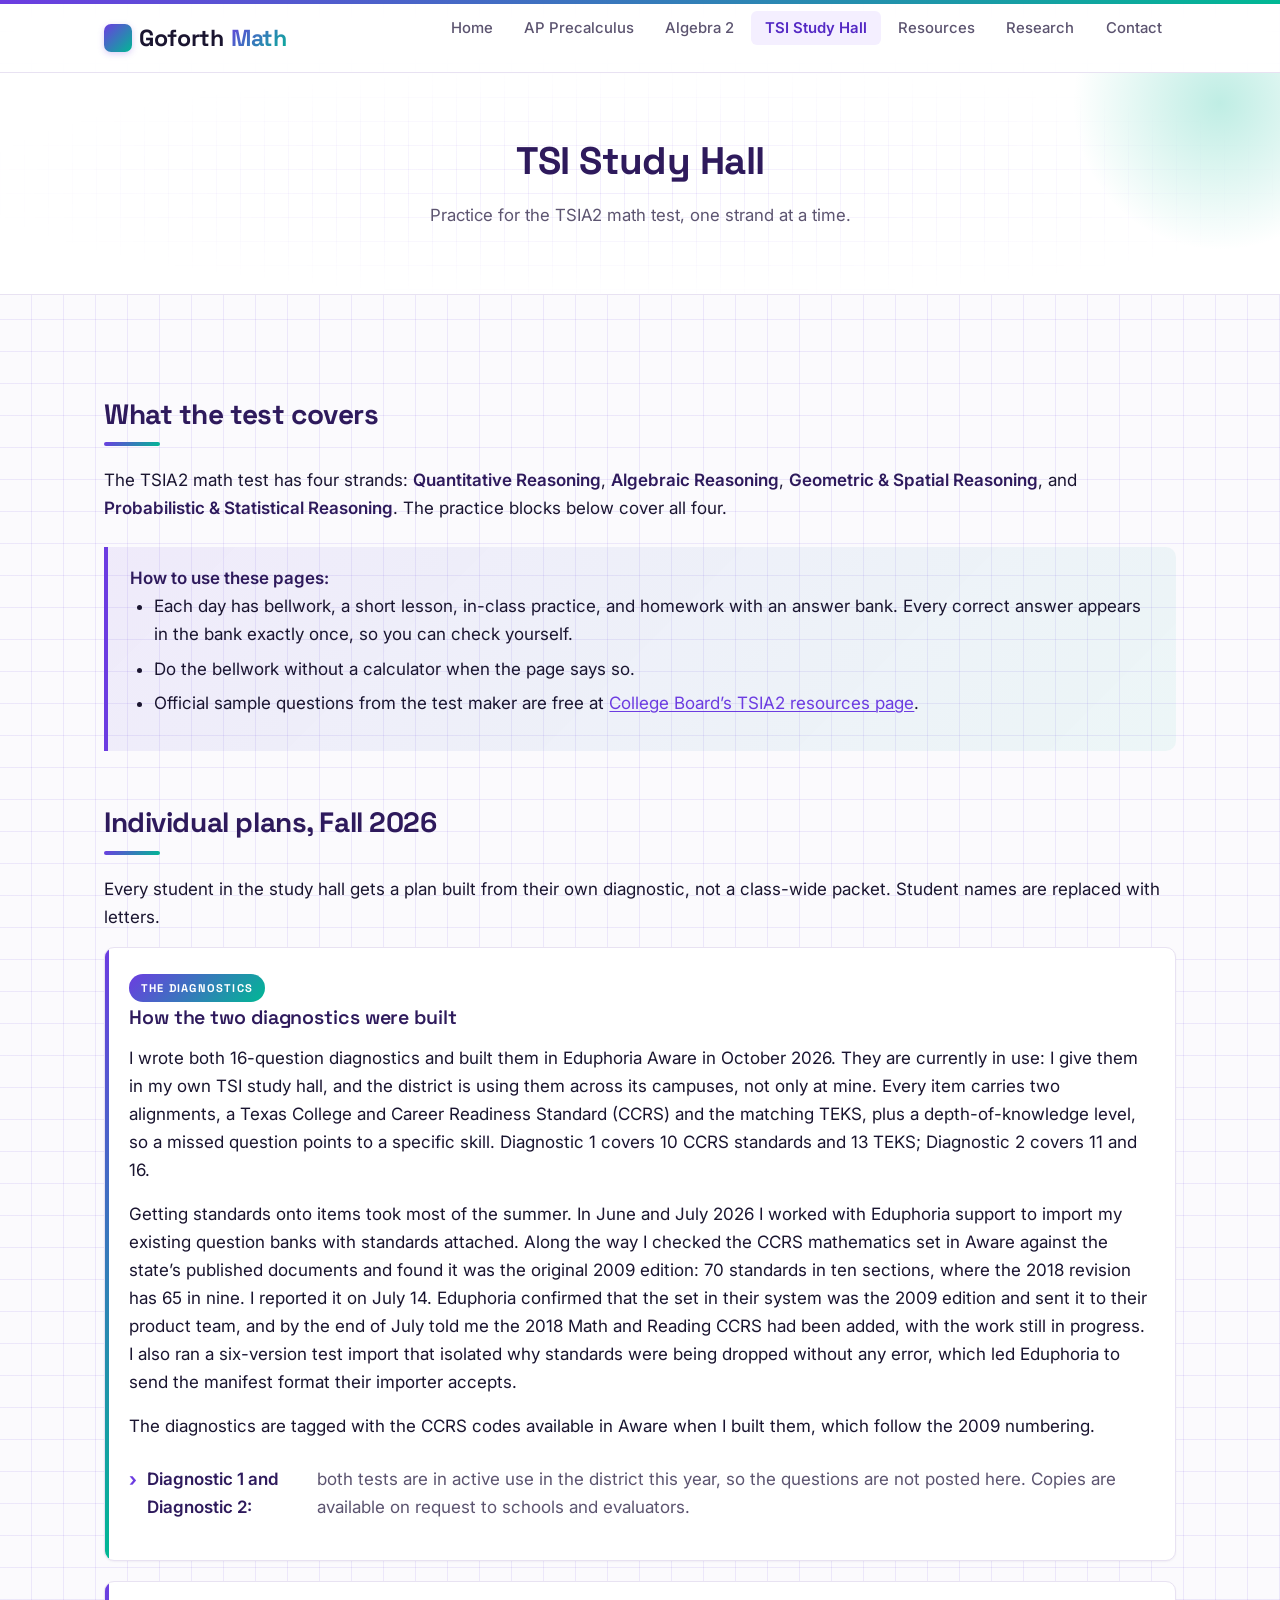
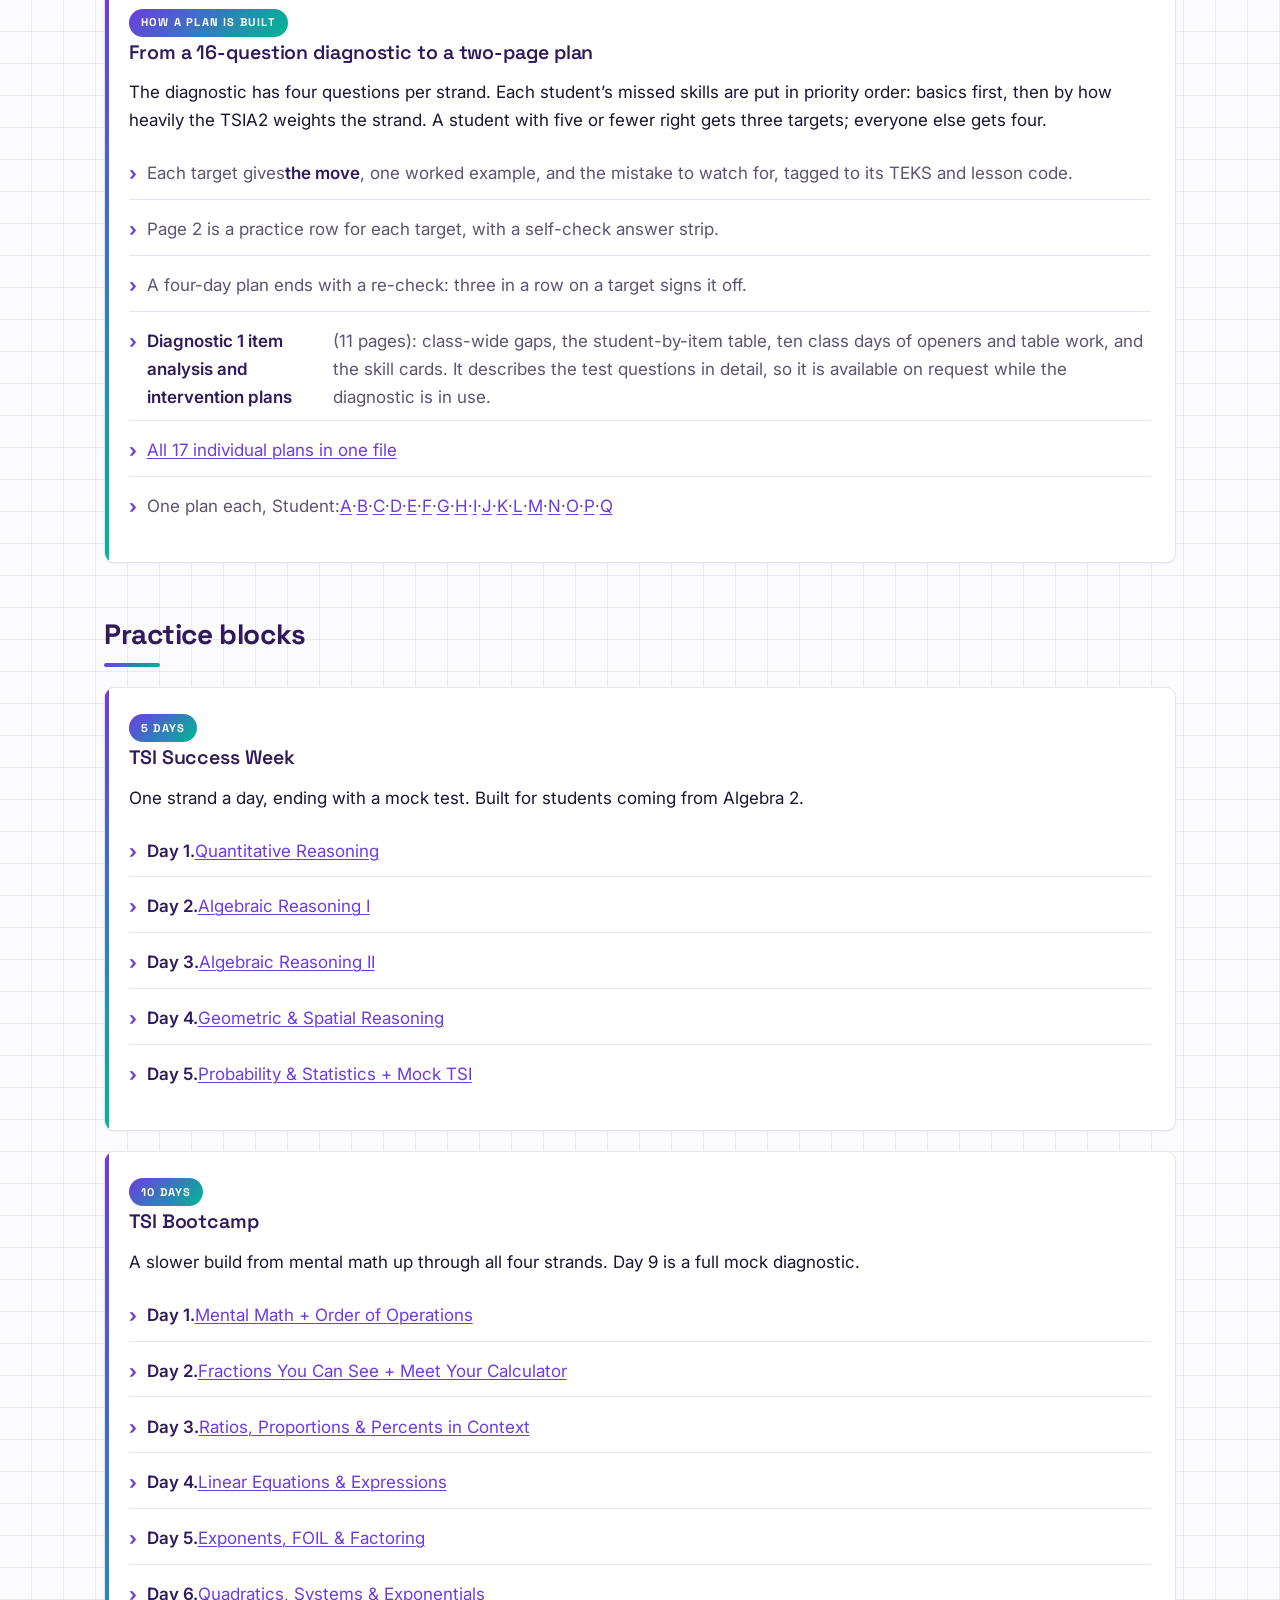
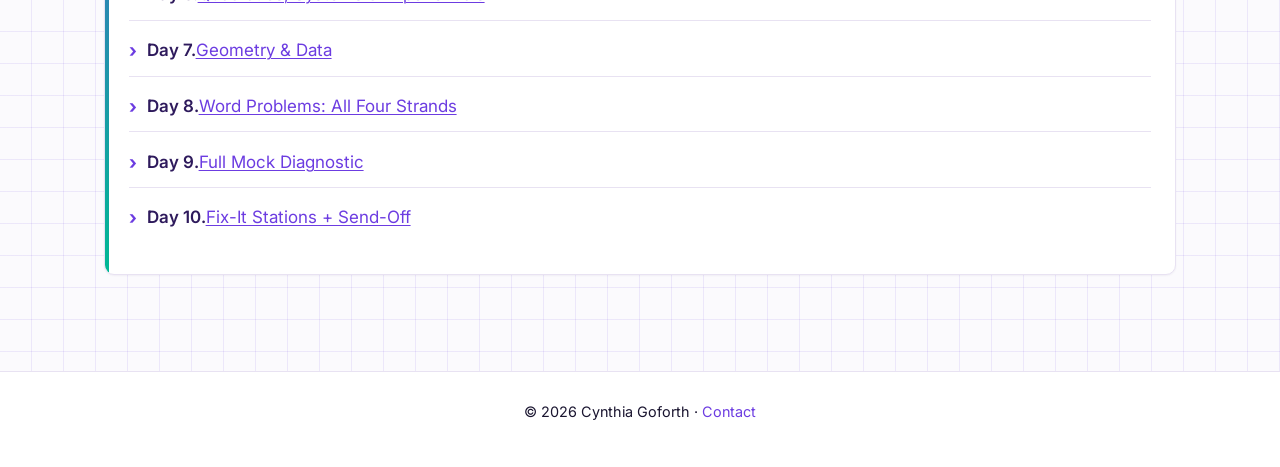
<file: tsi.html>
<!DOCTYPE html>
<html lang="en">
<head>
  <meta charset="UTF-8" />
  <meta name="viewport" content="width=device-width, initial-scale=1.0" />
  <title>TSI Study Hall | Goforth Math</title>
  <meta name="description" content="AP Precalculus course overview, units aligned to the College Board CED, notes, and worksheets." />
  <link rel="icon" type="image/svg+xml" href="favicon.svg" />
  <link rel="icon" type="image/png" sizes="32x32" href="favicon-32x32.png" />
  <link rel="icon" type="image/png" sizes="16x16" href="favicon-16x16.png" />
  <link rel="apple-touch-icon" sizes="180x180" href="apple-touch-icon.png" />
  <link rel="shortcut icon" href="favicon.ico" />
  <link rel="preconnect" href="https://fonts.googleapis.com" />
  <link rel="preconnect" href="https://fonts.gstatic.com" crossorigin />
  <link href="https://fonts.googleapis.com/css2?family=Inter:wght@400;500;600;700&family=Space+Grotesk:wght@500;600;700&display=swap" rel="stylesheet" />
  <link rel="stylesheet" href="styles.css" />
</head>
<body>
  <header class="site-header">
    <div class="nav-container">
      <a href="index.html" class="site-logo">Goforth<span>Math</span></a>
      <nav class="site-nav" aria-label="Primary">
        <ul>
          <li><a href="index.html">Home</a></li>
          <li><a href="precalc.html">AP Precalculus</a></li>
          <li><a href="algebra2.html">Algebra 2</a></li>
          <li><a href="tsi.html" class="active">TSI Study Hall</a></li>
          <li><a href="resources.html">Resources</a></li>
          <li><a href="research.html">Research</a></li>
          <li><a href="contact.html">Contact</a></li>
        </ul>
      </nav>
    </div>
  </header>

  <section class="page-header">
    <h1>TSI Study Hall</h1>
    <p>Practice for the TSIA2 math test, one strand at a time.</p>
  </section>

  <main>
    <section>
      <h2>What the test covers</h2>
      <p>The TSIA2 math test has four strands: <strong>Quantitative Reasoning</strong>, <strong>Algebraic Reasoning</strong>, <strong>Geometric &amp; Spatial Reasoning</strong>, and <strong>Probabilistic &amp; Statistical Reasoning</strong>. The practice blocks below cover all four.</p>
      <div class="callout">
        <strong>How to use these pages:</strong>
        <ul>
          <li>Each day has bellwork, a short lesson, in-class practice, and homework with an answer bank. Every correct answer appears in the bank exactly once, so you can check yourself.</li>
          <li>Do the bellwork without a calculator when the page says so.</li>
          <li>Official sample questions from the test maker are free at <a href="https://accuplacer.collegeboard.org/students/tsia2-additional-resources">College Board&rsquo;s TSIA2 resources page</a>.</li>
        </ul>
      </div>
    </section>

    <section>
      <h2>Individual plans, Fall 2026</h2>
      <p>Every student in the study hall gets a plan built from their own diagnostic, not a class-wide packet. Student names are replaced with letters.</p>
      <div class="unit">
        <span class="unit-tag">The diagnostics</span>
        <h3>How the two diagnostics were built</h3>
        <p>I wrote both 16-question diagnostics and built them in Eduphoria Aware in October 2026. They are currently in use: I give them in my own TSI study hall, and the district is using them across its campuses, not only at mine. Every item carries two alignments, a Texas College and Career Readiness Standard (CCRS) and the matching TEKS, plus a depth-of-knowledge level, so a missed question points to a specific skill. Diagnostic 1 covers 10 CCRS standards and 13 TEKS; Diagnostic 2 covers 11 and 16.</p>
        <p>Getting standards onto items took most of the summer. In June and July 2026 I worked with Eduphoria support to import my existing question banks with standards attached. Along the way I checked the CCRS mathematics set in Aware against the state&rsquo;s published documents and found it was the original 2009 edition: 70 standards in ten sections, where the 2018 revision has 65 in nine. I reported it on July 14. Eduphoria confirmed that the set in their system was the 2009 edition and sent it to their product team, and by the end of July told me the 2018 Math and Reading CCRS had been added, with the work still in progress. I also ran a six-version test import that isolated why standards were being dropped without any error, which led Eduphoria to send the manifest format their importer accepts.</p>
        <p>The diagnostics are tagged with the CCRS codes available in Aware when I built them, which follow the 2009 numbering.</p>
        <ul class="resource-list">
          <li><strong>Diagnostic 1 and Diagnostic 2:</strong> both tests are in active use in the district this year, so the questions are not posted here. Copies are available on request to schools and evaluators.</li>
        </ul>
      </div>
      <div class="unit">
        <span class="unit-tag">How a plan is built</span>
        <h3>From a 16-question diagnostic to a two-page plan</h3>
        <p>The diagnostic has four questions per strand. Each student&rsquo;s missed skills are put in priority order: basics first, then by how heavily the TSIA2 weights the strand. A student with five or fewer right gets three targets; everyone else gets four.</p>
        <ul class="resource-list">
          <li>Each target gives <strong>the move</strong>, one worked example, and the mistake to watch for, tagged to its TEKS and lesson code.</li>
          <li>Page 2 is a practice row for each target, with a self-check answer strip.</li>
          <li>A four-day plan ends with a re-check: three in a row on a target signs it off.</li>
          <li><strong>Diagnostic 1 item analysis and intervention plans</strong> (11 pages): class-wide gaps, the student-by-item table, ten class days of openers and table work, and the skill cards. It describes the test questions in detail, so it is available on request while the diagnostic is in use.</li>
          <li><a href="materials/tsi-plans-all-17.pdf">All 17 individual plans in one file</a></li>
          <li>One plan each, Student: <a href="materials/tsi-plan-student-A.pdf">A</a> &middot; <a href="materials/tsi-plan-student-B.pdf">B</a> &middot; <a href="materials/tsi-plan-student-C.pdf">C</a> &middot; <a href="materials/tsi-plan-student-D.pdf">D</a> &middot; <a href="materials/tsi-plan-student-E.pdf">E</a> &middot; <a href="materials/tsi-plan-student-F.pdf">F</a> &middot; <a href="materials/tsi-plan-student-G.pdf">G</a> &middot; <a href="materials/tsi-plan-student-H.pdf">H</a> &middot; <a href="materials/tsi-plan-student-I.pdf">I</a> &middot; <a href="materials/tsi-plan-student-J.pdf">J</a> &middot; <a href="materials/tsi-plan-student-K.pdf">K</a> &middot; <a href="materials/tsi-plan-student-L.pdf">L</a> &middot; <a href="materials/tsi-plan-student-M.pdf">M</a> &middot; <a href="materials/tsi-plan-student-N.pdf">N</a> &middot; <a href="materials/tsi-plan-student-O.pdf">O</a> &middot; <a href="materials/tsi-plan-student-P.pdf">P</a> &middot; <a href="materials/tsi-plan-student-Q.pdf">Q</a></li>
        </ul>
      </div>
    </section>

    <section>
      <h2>Practice blocks</h2>

      <div class="unit">
        <span class="unit-tag">5 days</span>
        <h3>TSI Success Week</h3>
        <p>One strand a day, ending with a mock test. Built for students coming from Algebra 2.</p>
        <ul class="resource-list">
          <li><strong>Day 1.</strong> <a href="materials/tsi-algebra2-day1.pdf">Quantitative Reasoning</a></li>
          <li><strong>Day 2.</strong> <a href="materials/tsi-algebra2-day2.pdf">Algebraic Reasoning I</a></li>
          <li><strong>Day 3.</strong> <a href="materials/tsi-algebra2-day3.pdf">Algebraic Reasoning II</a></li>
          <li><strong>Day 4.</strong> <a href="materials/tsi-algebra2-day4.pdf">Geometric &amp; Spatial Reasoning</a></li>
          <li><strong>Day 5.</strong> <a href="materials/tsi-algebra2-day5.pdf">Probability &amp; Statistics + Mock TSI</a></li>
        </ul>
      </div>

      <div class="unit">
        <span class="unit-tag">10 days</span>
        <h3>TSI Bootcamp</h3>
        <p>A slower build from mental math up through all four strands. Day 9 is a full mock diagnostic.</p>
        <ul class="resource-list">
          <li><strong>Day 1.</strong> <a href="materials/tsi-geometry-day1.pdf">Mental Math + Order of Operations</a></li>
          <li><strong>Day 2.</strong> <a href="materials/tsi-geometry-day2.pdf">Fractions You Can See + Meet Your Calculator</a></li>
          <li><strong>Day 3.</strong> <a href="materials/tsi-geometry-day3.pdf">Ratios, Proportions &amp; Percents in Context</a></li>
          <li><strong>Day 4.</strong> <a href="materials/tsi-geometry-day4.pdf">Linear Equations &amp; Expressions</a></li>
          <li><strong>Day 5.</strong> <a href="materials/tsi-geometry-day5.pdf">Exponents, FOIL &amp; Factoring</a></li>
          <li><strong>Day 6.</strong> <a href="materials/tsi-geometry-day6.pdf">Quadratics, Systems &amp; Exponentials</a></li>
          <li><strong>Day 7.</strong> <a href="materials/tsi-geometry-day7.pdf">Geometry &amp; Data</a></li>
          <li><strong>Day 8.</strong> <a href="materials/tsi-geometry-day8.pdf">Word Problems: All Four Strands</a></li>
          <li><strong>Day 9.</strong> <a href="materials/tsi-geometry-day9.pdf">Full Mock Diagnostic</a></li>
          <li><strong>Day 10.</strong> <a href="materials/tsi-geometry-day10.pdf">Fix-It Stations + Send-Off</a></li>
        </ul>
      </div>
    </section>
  </main>

  <footer class="site-footer">
    <p>&copy; <span id="year">2026</span> Cynthia Goforth &middot; <a href="contact.html">Contact</a></p>
  </footer>

  <script>
    document.getElementById("year").textContent = new Date().getFullYear();
  </script>
</body>
</html>
</file>
<file: styles.css>
/* =====================================================================
   goforthmath.com
   Light, professional, but not plain — graph-paper grid + brand bar +
   layered card accents. Palette tied to cynthiagoforth.com.
   ===================================================================== */

:root {
  /* Brand colors — match the portfolio site */
  --primary: #6C3CE1;        /* signature purple */
  --primary-dark: #5429C4;
  --primary-darker: #2E1A5C; /* deep purple for headings */
  --primary-tint: #F4EFFF;
  --primary-tint-2: #EDE5FF;
  --accent: #00B894;         /* teal — slightly tamer than portfolio's #00D4AA */
  --accent-dark: #00997A;
  --accent-tint: #E0F8F2;

  /* Brand gradient — used sparingly for accents */
  --gradient: linear-gradient(135deg, #6C3CE1 0%, #00B894 100%);
  --gradient-soft: linear-gradient(135deg, rgba(108, 60, 225, 0.08) 0%, rgba(0, 184, 148, 0.06) 100%);

  /* Surfaces */
  --bg: #FBFAFD;
  --surface: #FFFFFF;
  --surface-alt: #F7F4FC;

  /* Text */
  --text: #1A1530;
  --text-muted: #5C5470;
  --text-subtle: #8E89A0;

  /* Lines & shadows */
  --border: #E8E2F2;
  --border-strong: #D9CFEC;
  --shadow-sm: 0 1px 2px rgba(46, 26, 92, 0.05);
  --shadow: 0 2px 8px rgba(46, 26, 92, 0.06), 0 1px 3px rgba(46, 26, 92, 0.04);
  --shadow-lg: 0 8px 24px rgba(46, 26, 92, 0.10), 0 2px 6px rgba(46, 26, 92, 0.05);

  /* Layout */
  --radius-sm: 6px;
  --radius: 10px;
  --radius-lg: 16px;
  --max-width: 1120px;

  /* Fonts */
  --font-body: 'Inter', -apple-system, BlinkMacSystemFont, "Segoe UI", Roboto, "Helvetica Neue", Arial, sans-serif;
  --font-heading: 'Space Grotesk', 'Inter', -apple-system, BlinkMacSystemFont, sans-serif;
}

* {
  box-sizing: border-box;
  margin: 0;
  padding: 0;
}

html {
  scroll-behavior: smooth;
}

/* ===== Brand bar at the very top of every page ===== */
body::before {
  content: '';
  display: block;
  height: 4px;
  background: var(--gradient);
  position: sticky;
  top: 0;
  z-index: 200;
}

body {
  font-family: var(--font-body);
  font-size: 17px;
  line-height: 1.65;
  color: var(--text);
  background-color: var(--bg);
  /* Graph-paper grid — this is a math site, after all */
  background-image:
    linear-gradient(rgba(108, 60, 225, 0.10) 1px, transparent 1px),
    linear-gradient(90deg, rgba(108, 60, 225, 0.10) 1px, transparent 1px);
  background-size: 32px 32px;
  background-position: -1px -1px;
  min-height: 100vh;
  display: flex;
  flex-direction: column;
  -webkit-font-smoothing: antialiased;
  -moz-osx-font-smoothing: grayscale;
}

/* ===== Header / Nav ===== */
.site-header {
  background: rgba(255, 255, 255, 0.88);
  backdrop-filter: saturate(140%) blur(10px);
  -webkit-backdrop-filter: saturate(140%) blur(10px);
  border-bottom: 1px solid var(--border);
  position: sticky;
  top: 4px; /* sits below the brand bar */
  z-index: 100;
}

.nav-container {
  max-width: var(--max-width);
  margin: 0 auto;
  padding: 0 1.5rem;
  display: flex;
  justify-content: space-between;
  align-items: center;
  flex-wrap: wrap;
  min-height: 68px;
}

.site-logo {
  font-family: var(--font-heading);
  font-size: 1.45rem;
  font-weight: 700;
  color: var(--text);
  text-decoration: none;
  letter-spacing: -0.015em;
  display: inline-flex;
  align-items: center;
  gap: 0.45rem;
}

/* Mathematical mark next to the wordmark */
.site-logo::before {
  content: '';
  display: inline-block;
  width: 28px;
  height: 28px;
  border-radius: 7px;
  background: var(--gradient);
  position: relative;
  flex-shrink: 0;
  box-shadow: 0 2px 6px rgba(108, 60, 225, 0.25);
}

.site-logo span {
  background: var(--gradient);
  -webkit-background-clip: text;
  -webkit-text-fill-color: transparent;
  background-clip: text;
  color: transparent;
}

.site-nav ul {
  list-style: none;
  display: flex;
  gap: 0.15rem;
  flex-wrap: wrap;
}

.site-nav a {
  color: var(--text-muted);
  text-decoration: none;
  padding: 0.5rem 0.9rem;
  border-radius: var(--radius-sm);
  font-weight: 500;
  font-size: 0.93rem;
  transition: color 0.15s, background 0.15s;
}

.site-nav a:hover {
  color: var(--primary);
  background: var(--primary-tint);
}

.site-nav a.active {
  color: var(--primary-dark);
  background: var(--primary-tint);
  font-weight: 600;
}

/* ===== Hero ===== */
.hero {
  background: var(--surface);
  border-bottom: 1px solid var(--border);
  padding: 5.5rem 1.5rem 4.5rem;
  text-align: center;
  position: relative;
  overflow: hidden;
}

/* Denser graph paper inside the hero — pulls the math motif forward */
.hero::before {
  content: '';
  position: absolute;
  inset: 0;
  background-image:
    linear-gradient(rgba(108, 60, 225, 0.13) 1px, transparent 1px),
    linear-gradient(90deg, rgba(108, 60, 225, 0.13) 1px, transparent 1px);
  background-size: 24px 24px;
  -webkit-mask-image: radial-gradient(ellipse at center, rgba(0,0,0,0.9), transparent 75%);
  mask-image: radial-gradient(ellipse at center, rgba(0,0,0,0.9), transparent 75%);
  pointer-events: none;
}

/* Brighter color bloom in the hero corner */
.hero::after {
  content: '';
  position: absolute;
  top: -200px;
  right: -160px;
  width: 480px;
  height: 480px;
  background: radial-gradient(circle, rgba(108, 60, 225, 0.32) 0%, transparent 65%);
  border-radius: 50%;
  pointer-events: none;
}

.hero-content {
  max-width: 820px;
  margin: 0 auto;
  position: relative;
  z-index: 1;
}

.hero h1 {
  font-family: var(--font-heading);
  font-size: 3.25rem;
  font-weight: 700;
  letter-spacing: -0.025em;
  line-height: 1.05;
  margin-bottom: 1.25rem;
  color: var(--primary-darker);
}

.hero .subtitle {
  font-size: 1.18rem;
  color: var(--text-muted);
  margin-bottom: 1.75rem;
  line-height: 1.6;
}

.hero .accent {
  background: var(--gradient);
  -webkit-background-clip: text;
  -webkit-text-fill-color: transparent;
  background-clip: text;
  color: transparent;
}

/* ===== Page Header (interior pages) ===== */
.page-header {
  background: var(--surface);
  border-bottom: 1px solid var(--border);
  padding: 3.5rem 1.5rem 3rem;
  text-align: center;
  position: relative;
  overflow: hidden;
}

.page-header::before {
  content: '';
  position: absolute;
  inset: 0;
  background-image:
    linear-gradient(rgba(108, 60, 225, 0.11) 1px, transparent 1px),
    linear-gradient(90deg, rgba(108, 60, 225, 0.11) 1px, transparent 1px);
  background-size: 24px 24px;
  -webkit-mask-image: radial-gradient(ellipse at center, rgba(0,0,0,0.85), transparent 75%);
  mask-image: radial-gradient(ellipse at center, rgba(0,0,0,0.85), transparent 75%);
  pointer-events: none;
}

.page-header::after {
  content: '';
  position: absolute;
  top: -130px;
  right: -100px;
  width: 320px;
  height: 320px;
  background: radial-gradient(circle, rgba(0, 184, 148, 0.25) 0%, transparent 65%);
  border-radius: 50%;
  pointer-events: none;
}

.page-header h1 {
  font-family: var(--font-heading);
  font-size: 2.4rem;
  font-weight: 700;
  letter-spacing: -0.015em;
  margin-bottom: 0.6rem;
  color: var(--primary-darker);
  position: relative;
  z-index: 1;
}

.page-header p {
  color: var(--text-muted);
  font-size: 1.05rem;
  position: relative;
  z-index: 1;
}

/* ===== Main Content ===== */
main {
  flex: 1;
  max-width: var(--max-width);
  width: 100%;
  margin: 0 auto;
  padding: 3rem 1.5rem;
}

section {
  margin-bottom: 3rem;
}

.section-label {
  font-family: var(--font-heading);
  font-size: 0.75rem;
  font-weight: 700;
  text-transform: uppercase;
  letter-spacing: 2px;
  color: var(--accent-dark);
  margin-bottom: 0.5rem;
  display: inline-block;
}

h2 {
  font-family: var(--font-heading);
  font-size: 1.75rem;
  font-weight: 700;
  letter-spacing: -0.015em;
  color: var(--primary-darker);
  margin-bottom: 1.25rem;
  position: relative;
  padding-bottom: 0.6rem;
}

/* Gradient pill underline on every h2 — pulls the brand colors in */
h2::after {
  content: '';
  position: absolute;
  bottom: 0;
  left: 0;
  width: 56px;
  height: 4px;
  background: var(--gradient);
  border-radius: 2px;
}

h3 {
  font-family: var(--font-heading);
  font-size: 1.22rem;
  font-weight: 600;
  letter-spacing: -0.005em;
  color: var(--primary-darker);
  margin-bottom: 0.6rem;
  margin-top: 1.5rem;
}

p {
  margin-bottom: 1rem;
  color: var(--text);
}

a {
  color: var(--primary);
  text-decoration: underline;
  text-underline-offset: 2px;
  text-decoration-thickness: 1px;
}

a:hover {
  color: var(--primary-dark);
}

ul, ol {
  margin-left: 1.5rem;
  margin-bottom: 1rem;
}

li {
  margin-bottom: 0.4rem;
}

strong {
  color: var(--primary-darker);
  font-weight: 600;
}

code {
  font-family: 'SF Mono', Monaco, 'Cascadia Code', 'Roboto Mono', monospace;
  font-size: 0.92em;
  background: var(--primary-tint);
  color: var(--primary-dark);
  padding: 0.1em 0.35em;
  border-radius: 4px;
}

/* ===== Cards / Grid ===== */
.card-grid {
  display: grid;
  grid-template-columns: repeat(auto-fit, minmax(280px, 1fr));
  gap: 1.25rem;
  margin-top: 1.5rem;
}

.card {
  background: var(--surface);
  border: 1px solid var(--border);
  border-radius: var(--radius);
  padding: 1.5rem;
  box-shadow: var(--shadow-sm);
  transition: transform 0.2s, box-shadow 0.2s, border-color 0.2s;
  position: relative;
  overflow: hidden;
}

/* Top accent stripe — appears on hover (pulled from the portfolio site) */
.card::before {
  content: '';
  position: absolute;
  top: 0;
  left: 0;
  right: 0;
  height: 3px;
  background: var(--gradient);
  transform: scaleX(0);
  transform-origin: left;
  transition: transform 0.3s ease;
}

.card:hover {
  transform: translateY(-3px);
  box-shadow: var(--shadow-lg);
  border-color: var(--border-strong);
}

.card:hover::before {
  transform: scaleX(1);
}

.card h3 {
  margin-top: 0;
  color: var(--primary-darker);
}

.card .card-meta {
  font-family: var(--font-heading);
  font-size: 0.72rem;
  color: var(--accent-dark);
  margin-bottom: 0.5rem;
  text-transform: uppercase;
  letter-spacing: 1.5px;
  font-weight: 700;
}

.card a.card-link {
  display: inline-block;
  margin-top: 0.5rem;
  font-weight: 600;
  text-decoration: none;
  color: var(--primary);
  font-size: 0.95rem;
}

.card a.card-link:hover {
  color: var(--primary-dark);
}

.card a.card-link::after {
  content: " →";
  display: inline-block;
  transition: transform 0.15s;
}

.card a.card-link:hover::after {
  transform: translateX(3px);
}

/* ===== Stat cards (used on engineering / data page) ===== */
.stat-grid {
  display: grid;
  grid-template-columns: repeat(auto-fit, minmax(180px, 1fr));
  gap: 1rem;
  margin: 1.25rem 0;
}

.stat-card {
  background: var(--surface);
  border: 1px solid var(--border);
  border-radius: var(--radius);
  padding: 1.4rem 1.25rem;
  text-align: center;
  box-shadow: var(--shadow-sm);
  transition: transform 0.2s, border-color 0.2s, box-shadow 0.2s;
}

.stat-card:hover {
  transform: translateY(-2px);
  border-color: var(--primary);
  box-shadow: var(--shadow);
}

.stat-num {
  font-family: var(--font-heading);
  font-size: 2.1rem;
  font-weight: 700;
  background: var(--gradient);
  -webkit-background-clip: text;
  -webkit-text-fill-color: transparent;
  background-clip: text;
  color: transparent;
  line-height: 1;
  margin-bottom: 0.4rem;
  letter-spacing: -0.02em;
}

.stat-label {
  color: var(--text-muted);
  font-size: 0.78rem;
  text-transform: uppercase;
  letter-spacing: 1.2px;
  font-weight: 500;
}

/* ===== Unit blocks ===== */
.unit {
  background: var(--surface);
  border: 1px solid var(--border);
  border-radius: var(--radius);
  padding: 1.5rem;
  margin-bottom: 1.25rem;
  box-shadow: var(--shadow-sm);
  position: relative;
  overflow: hidden;
  transition: box-shadow 0.2s, transform 0.2s;
}

/* Vertical gradient bar on the left edge of each unit */
.unit::before {
  content: '';
  position: absolute;
  top: 0;
  left: 0;
  bottom: 0;
  width: 4px;
  background: var(--gradient);
}

.unit:hover {
  box-shadow: var(--shadow);
  transform: translateX(2px);
}

.unit h3 {
  margin-top: 0;
  color: var(--primary-darker);
}

.unit .unit-tag {
  display: inline-block;
  background: var(--gradient);
  color: #fff;
  font-family: var(--font-heading);
  font-size: 0.7rem;
  font-weight: 700;
  padding: 0.3rem 0.75rem;
  border-radius: 999px;
  margin-right: 0.5rem;
  text-transform: uppercase;
  letter-spacing: 1.2px;
}

.unit ul.resource-list {
  list-style: none;
  margin: 0.75rem 0 0 0;
  padding: 0;
}

.unit ul.resource-list li {
  padding: 0.55rem 0;
  border-bottom: 1px solid var(--border);
  color: var(--text-muted);
  display: flex;
  align-items: flex-start;
}

.unit ul.resource-list li:last-child {
  border-bottom: none;
}

.unit ul.resource-list li::before {
  content: "›";
  color: var(--primary);
  font-weight: 700;
  margin-right: 0.6rem;
  font-size: 1.1em;
  flex-shrink: 0;
}

/* ===== About / Profile section ===== */
.profile-grid {
  display: grid;
  grid-template-columns: 1fr 2fr;
  gap: 2.5rem;
  align-items: start;
}

.profile-photo {
  background: var(--surface);
  border: 1px solid var(--border);
  border-radius: var(--radius);
  padding: 1rem;
  box-shadow: var(--shadow);
  text-align: center;
  position: relative;
  overflow: hidden;
}

.profile-photo .photo-placeholder {
  width: 100%;
  aspect-ratio: 1;
  background: var(--gradient);
  border-radius: var(--radius-sm);
  display: flex;
  align-items: center;
  justify-content: center;
  color: #fff;
  font-family: var(--font-heading);
  font-size: 4rem;
  font-weight: 700;
  margin-bottom: 0.75rem;
  letter-spacing: -0.025em;
  position: relative;
  overflow: hidden;
}

/* Subtle math-y decoration on the photo placeholder */
.profile-photo .photo-placeholder::before {
  content: '';
  position: absolute;
  inset: 0;
  background-image:
    linear-gradient(rgba(255,255,255,0.08) 1px, transparent 1px),
    linear-gradient(90deg, rgba(255,255,255,0.08) 1px, transparent 1px);
  background-size: 22px 22px;
}

.profile-photo .photo-placeholder span {
  position: relative;
  z-index: 1;
}

.profile-photo p {
  font-size: 0.9rem;
  color: var(--text-muted);
  margin: 0;
  font-weight: 500;
}

@media (max-width: 700px) {
  .profile-grid {
    grid-template-columns: 1fr;
    gap: 1.5rem;
  }
}

/* ===== Buttons ===== */
.btn {
  display: inline-flex;
  align-items: center;
  gap: 0.5rem;
  background: var(--primary);
  color: #fff;
  padding: 0.8rem 1.6rem;
  border-radius: var(--radius);
  text-decoration: none;
  font-weight: 600;
  transition: background 0.15s, transform 0.15s, box-shadow 0.15s;
  border: none;
  cursor: pointer;
  font-size: 0.95rem;
  font-family: inherit;
}

.btn:hover {
  background: var(--primary-dark);
  color: #fff;
  transform: translateY(-2px);
  box-shadow: 0 6px 18px rgba(108, 60, 225, 0.3);
}

.btn-primary {
  background: var(--gradient);
}

.btn-primary:hover {
  background: var(--gradient);
  box-shadow: 0 6px 22px rgba(108, 60, 225, 0.35);
}

.btn-secondary {
  background: var(--surface);
  color: var(--primary);
  border: 1.5px solid var(--border-strong);
}

.btn-secondary:hover {
  background: var(--primary-tint);
  color: var(--primary-dark);
  border-color: var(--primary);
  box-shadow: none;
}

.btn-row {
  display: flex;
  gap: 0.75rem;
  flex-wrap: wrap;
  margin-top: 1.5rem;
  justify-content: center;
}

/* ===== Callouts ===== */
.callout {
  background: var(--gradient-soft);
  border-left: 4px solid var(--primary);
  padding: 1.1rem 1.4rem;
  border-radius: 0 var(--radius) var(--radius) 0;
  margin: 1.5rem 0;
  color: var(--text);
}

.callout strong {
  color: var(--primary-darker);
}

.callout-accent {
  background: var(--accent-tint);
  border-left-color: var(--accent);
}

.callout-accent strong {
  color: var(--accent-dark);
}

/* ===== Tables ===== */
table {
  width: 100%;
  border-collapse: collapse;
  background: var(--surface);
  border: 1px solid var(--border);
  border-radius: var(--radius);
  overflow: hidden;
  box-shadow: var(--shadow-sm);
  margin: 1rem 0;
}

th, td {
  padding: 0.85rem 1rem;
  text-align: left;
  border-bottom: 1px solid var(--border);
}

th {
  background: var(--primary-tint);
  color: var(--primary-darker);
  font-family: var(--font-heading);
  font-weight: 600;
  font-size: 0.92rem;
  text-transform: uppercase;
  letter-spacing: 0.5px;
}

tr:last-child td {
  border-bottom: none;
}

tr:nth-child(even) td {
  background: var(--surface-alt);
}

/* ===== Search / filter ===== */
.filter-bar {
  display: flex;
  gap: 0.6rem;
  flex-wrap: wrap;
  margin-bottom: 2rem;
  align-items: center;
}

.filter-bar input[type="search"] {
  flex: 1;
  min-width: 240px;
  padding: 0.7rem 1rem;
  border: 1.5px solid var(--border-strong);
  border-radius: var(--radius);
  font-size: 1rem;
  font-family: inherit;
  background: var(--surface);
  color: var(--text);
  transition: border-color 0.15s, box-shadow 0.15s;
}

.filter-bar input[type="search"]:focus {
  outline: none;
  border-color: var(--primary);
  box-shadow: 0 0 0 3px var(--primary-tint);
}

.filter-tag {
  background: var(--surface);
  border: 1.5px solid var(--border-strong);
  color: var(--text-muted);
  padding: 0.5rem 1rem;
  border-radius: 999px;
  cursor: pointer;
  font-size: 0.88rem;
  font-family: inherit;
  font-weight: 500;
  transition: all 0.15s;
}

.filter-tag:hover {
  border-color: var(--primary);
  color: var(--primary);
}

.filter-tag.active {
  background: var(--gradient);
  color: #fff;
  border-color: transparent;
}

/* ===== Pill tags (used on research page for tech tags) ===== */
.tag-row {
  display: flex;
  flex-wrap: wrap;
  gap: 0.4rem;
  margin: 0.75rem 0;
}

.tag {
  display: inline-block;
  font-family: var(--font-heading);
  font-size: 0.72rem;
  font-weight: 600;
  letter-spacing: 0.5px;
  padding: 0.3rem 0.7rem;
  background: var(--primary-tint);
  color: var(--primary-dark);
  border-radius: 999px;
  border: 1px solid rgba(108, 60, 225, 0.18);
}

.tag-accent {
  background: var(--accent-tint);
  color: var(--accent-dark);
  border-color: rgba(0, 184, 148, 0.2);
}

/* ===== Footer ===== */
.site-footer {
  background: var(--surface);
  border-top: 1px solid var(--border);
  color: var(--text-muted);
  text-align: center;
  padding: 1.75rem 1.5rem;
  margin-top: auto;
  font-size: 0.9rem;
}

.site-footer a {
  color: var(--primary);
  text-decoration: none;
}

.site-footer a:hover {
  text-decoration: underline;
}

/* ===== Form fields ===== */
input[type="text"], input[type="email"], textarea {
  font-family: inherit;
}

input[type="text"]:focus,
input[type="email"]:focus,
textarea:focus {
  outline: none;
  border-color: var(--primary) !important;
  box-shadow: 0 0 0 3px var(--primary-tint);
}

/* ===== Animated background orbs (landing page) ===== */
/* Adapted from cynthiagoforth.com — same float pattern, light-mode opacity */
.bg-orbs {
  position: fixed;
  top: 0;
  left: 0;
  width: 100%;
  height: 100%;
  pointer-events: none;
  z-index: 0;
  overflow: hidden;
}

.bg-orbs .orb {
  position: absolute;
  border-radius: 50%;
  filter: blur(90px);
  opacity: 0.32;
  animation: float 22s ease-in-out infinite;
  will-change: transform;
}

.bg-orbs .orb:nth-child(1) {
  width: 580px;
  height: 580px;
  background: #6C3CE1;
  top: -8%;
  left: -10%;
  animation-delay: 0s;
}

.bg-orbs .orb:nth-child(2) {
  width: 480px;
  height: 480px;
  background: #00B894;
  top: 38%;
  right: -12%;
  opacity: 0.26;
  animation-delay: -7s;
}

.bg-orbs .orb:nth-child(3) {
  width: 420px;
  height: 420px;
  background: #C77FE0; /* soft pink-purple — echoes portfolio's #FF6B9D, dialed back */
  bottom: -8%;
  left: 28%;
  opacity: 0.24;
  animation-delay: -14s;
}

@keyframes float {
  0%, 100% { transform: translate(0, 0) scale(1); }
  25%      { transform: translate(40px, -50px) scale(1.05); }
  50%      { transform: translate(-30px, 30px) scale(0.95); }
  75%      { transform: translate(50px, 40px) scale(1.03); }
}

/* When the orbs are present, the rest of the layout sits above them */
body:has(.bg-orbs) .site-header,
body:has(.bg-orbs) .hero,
body:has(.bg-orbs) main,
body:has(.bg-orbs) .site-footer {
  position: relative;
  z-index: 1;
}

/* On the landing page, let the orbs show through the hero (frosted glass) */
body:has(.bg-orbs) .hero {
  background: rgba(255, 255, 255, 0.4);
  backdrop-filter: saturate(120%) blur(6px);
  -webkit-backdrop-filter: saturate(120%) blur(6px);
}

/* And let cards on the landing page sit on a subtle frosted background too */
body:has(.bg-orbs) main {
  background: rgba(251, 250, 253, 0.55);
  backdrop-filter: blur(4px);
  -webkit-backdrop-filter: blur(4px);
}

/* ===== Hero entrance animation ===== */
.hero-content > * {
  opacity: 0;
  transform: translateY(20px);
  animation: fadeUp 0.7s ease-out forwards;
}

.hero-content > *:nth-child(1) { animation-delay: 0.1s; }
.hero-content > *:nth-child(2) { animation-delay: 0.25s; }
.hero-content > *:nth-child(3) { animation-delay: 0.4s; }

@keyframes fadeUp {
  to {
    opacity: 1;
    transform: translateY(0);
  }
}

/* Subtle drifting gradient on the photo placeholder */
.profile-photo .photo-placeholder {
  background-size: 200% 200%;
  animation: gradient-drift 14s ease-in-out infinite;
}

@keyframes gradient-drift {
  0%, 100% { background-position: 0% 50%; }
  50%      { background-position: 100% 50%; }
}

/* Respect users who prefer no motion */
@media (prefers-reduced-motion: reduce) {
  .bg-orbs .orb,
  .hero-content > *,
  .profile-photo .photo-placeholder {
    animation: none;
  }
  .hero-content > * {
    opacity: 1;
    transform: none;
  }
}

/* ===== Responsive ===== */
@media (max-width: 700px) {
  body { font-size: 16px; }

  .hero {
    padding: 4rem 1.25rem 3.5rem;
  }

  .hero h1 {
    font-size: 2.25rem;
  }

  .page-header h1 {
    font-size: 1.85rem;
  }

  h2 {
    font-size: 1.45rem;
  }

  main {
    padding: 2rem 1.25rem;
  }

  .nav-container {
    flex-direction: column;
    align-items: flex-start;
    padding: 0.75rem 1rem;
  }

  .site-nav ul {
    width: 100%;
    justify-content: flex-start;
    overflow-x: auto;
  }
}
</file>
